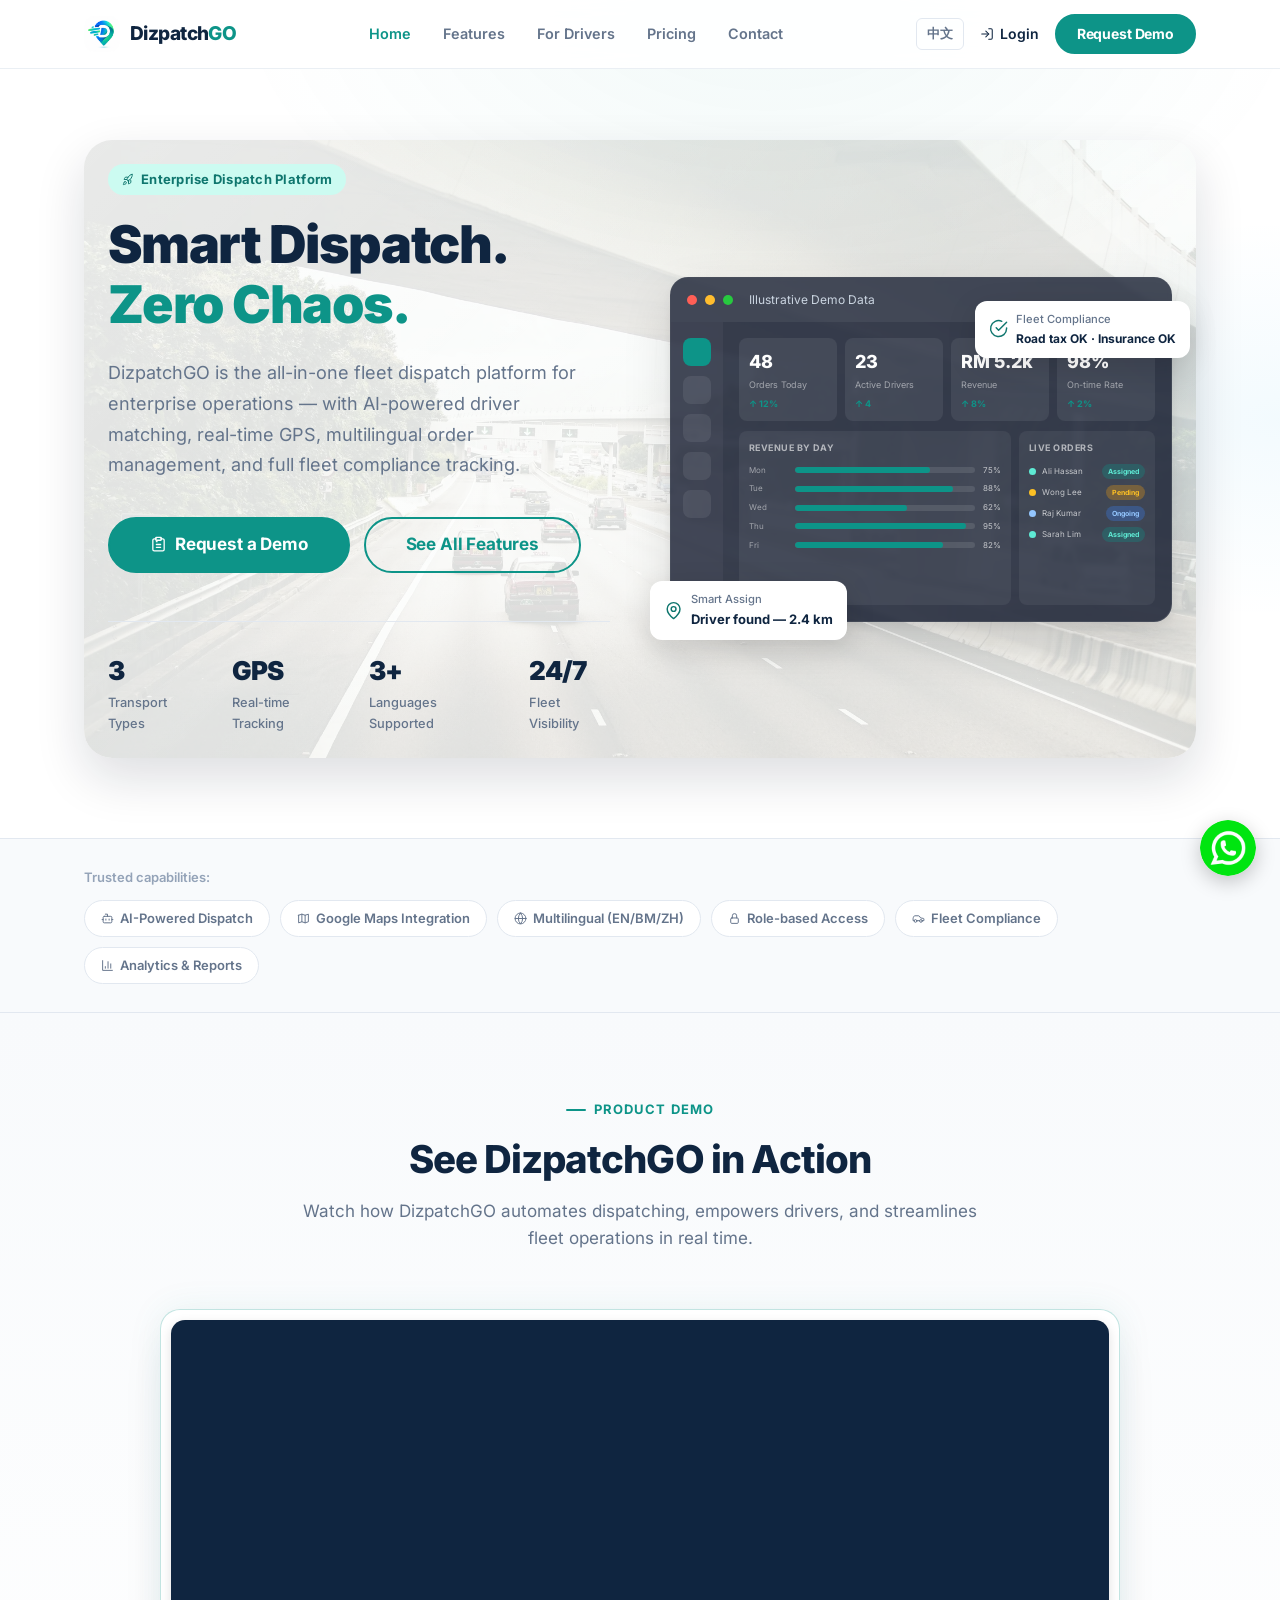
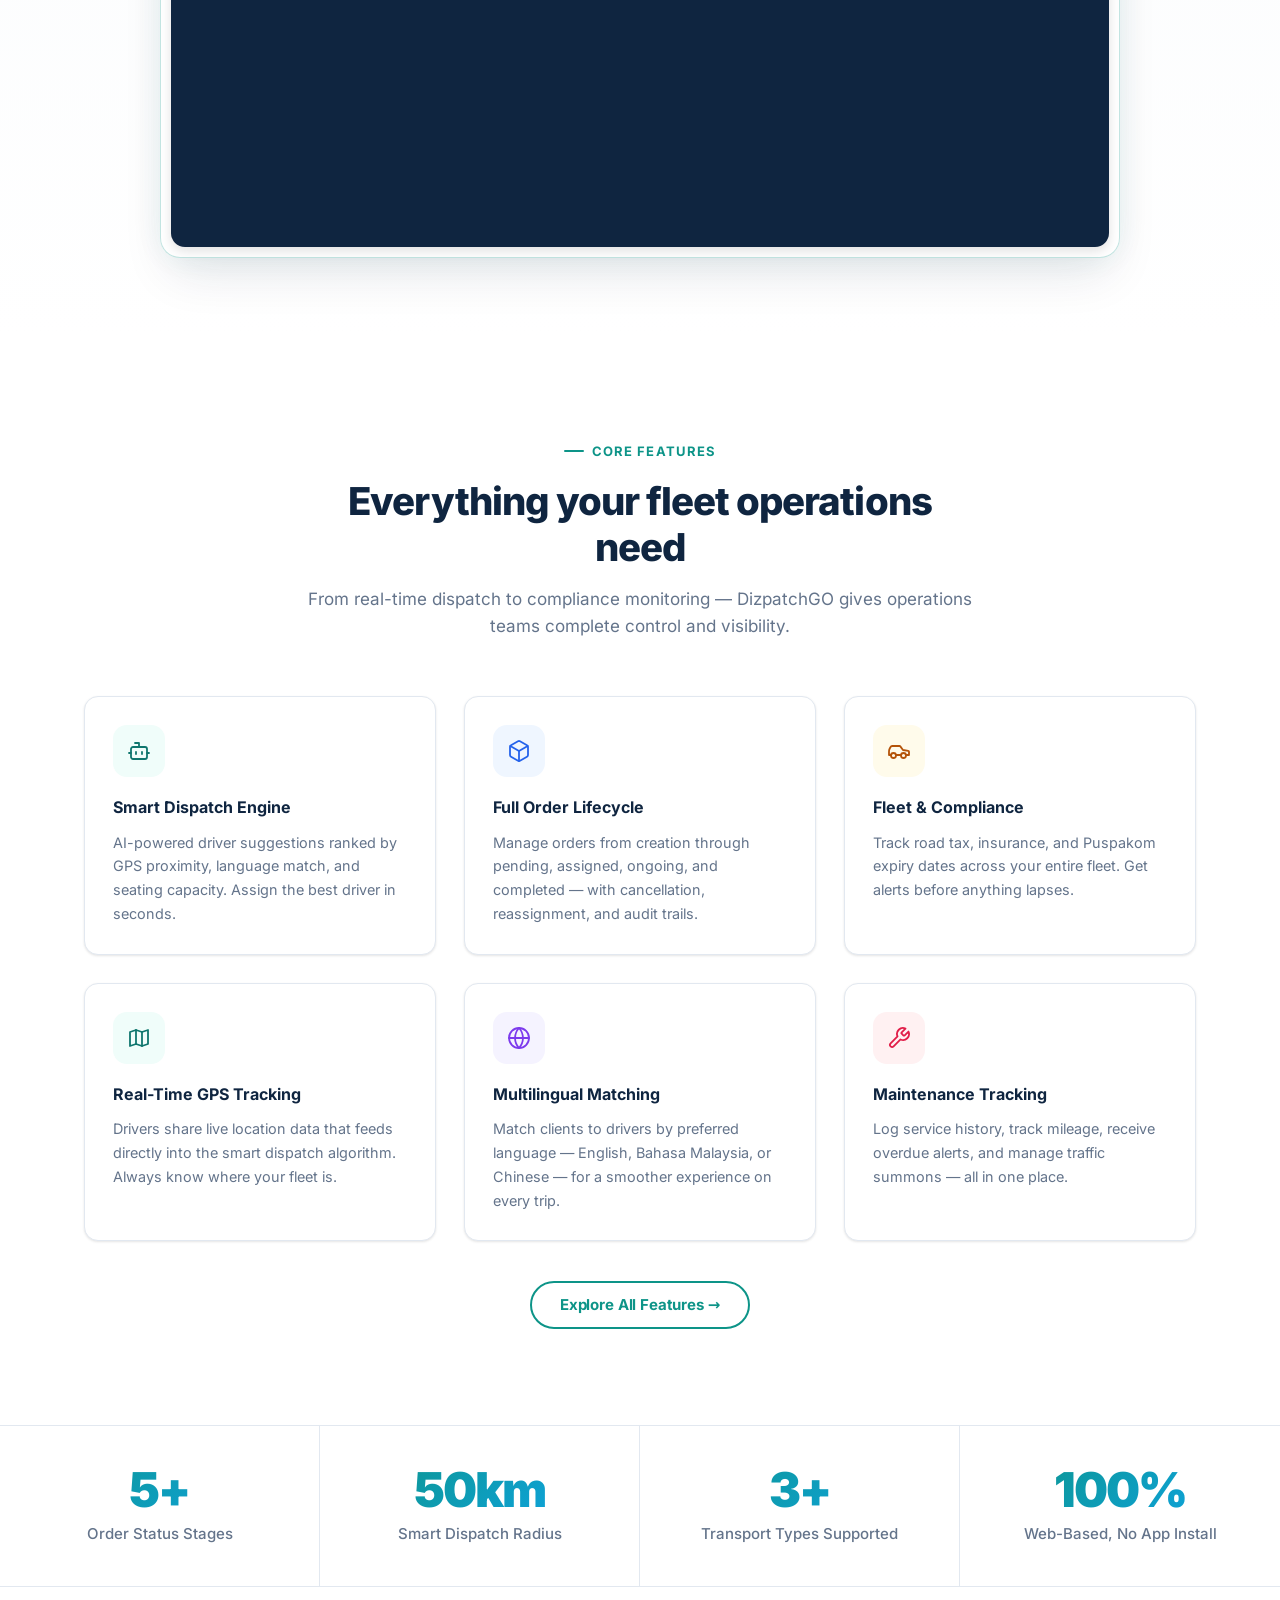
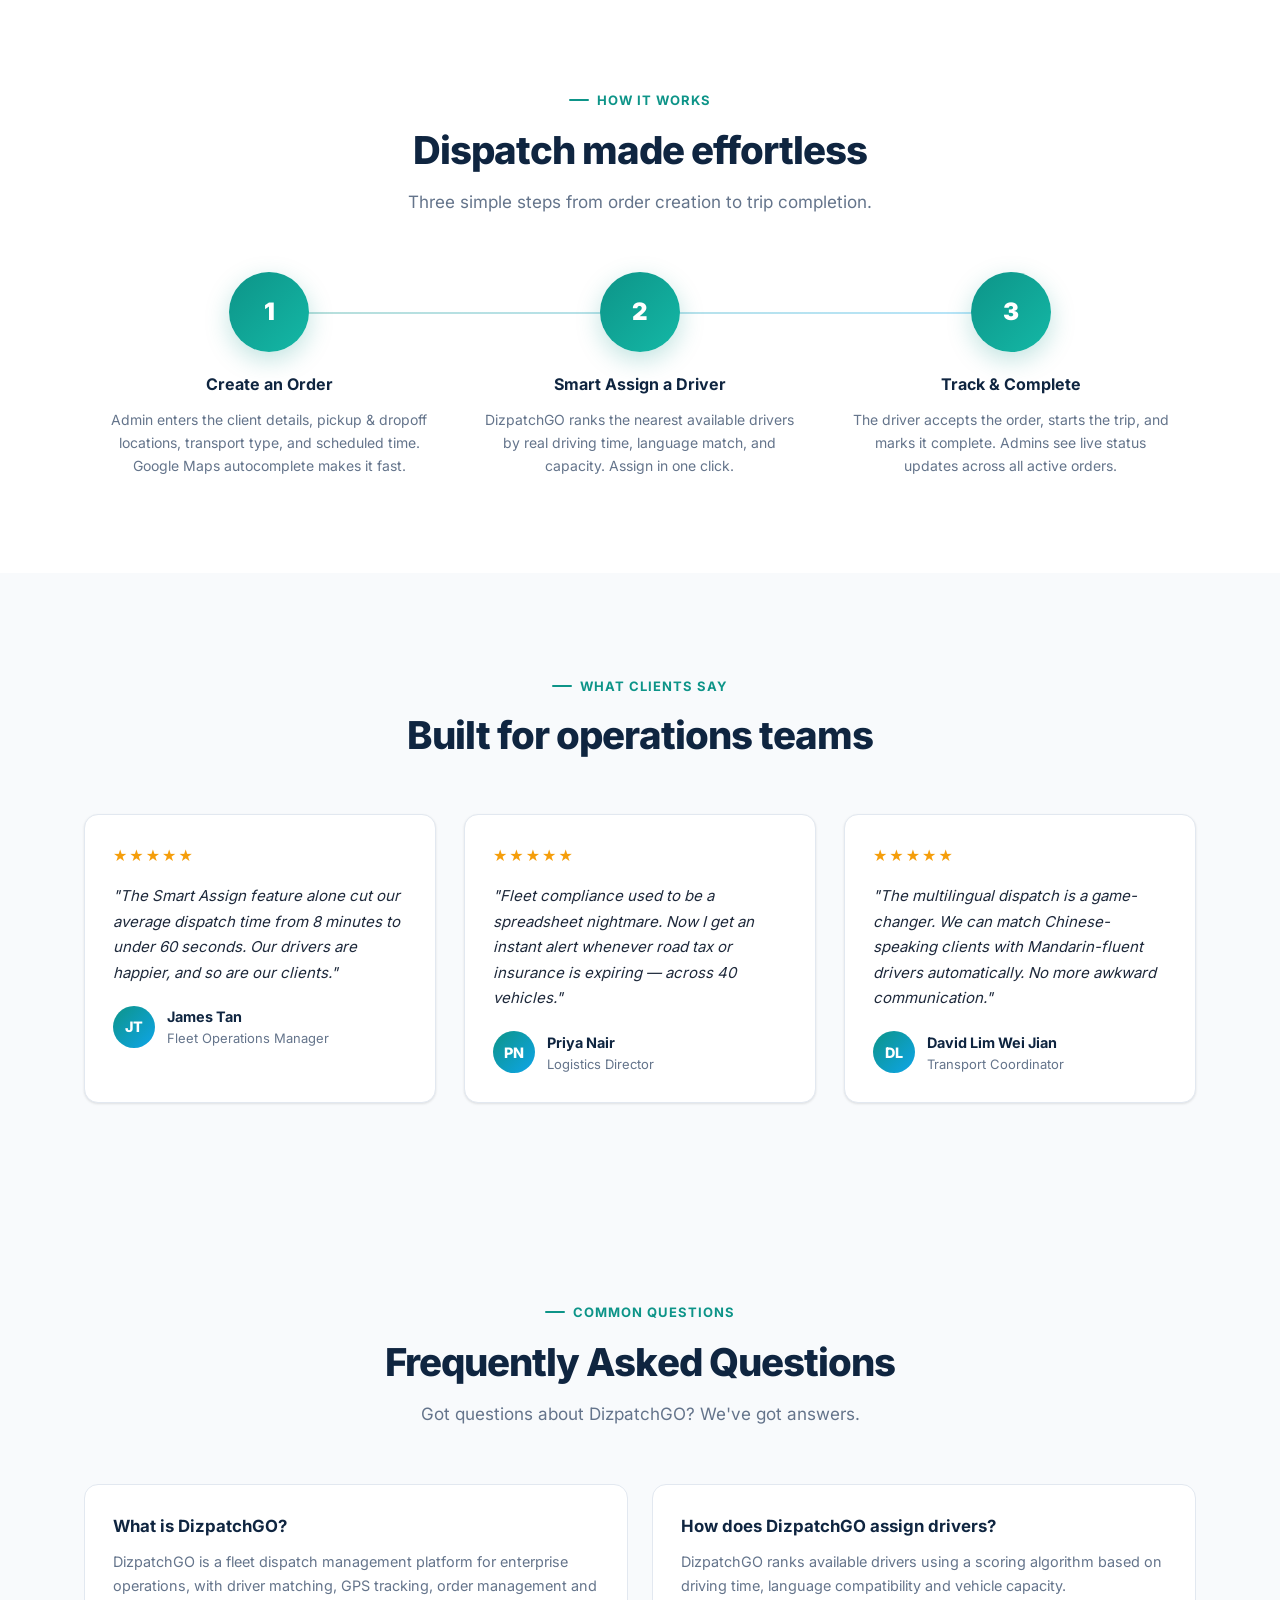
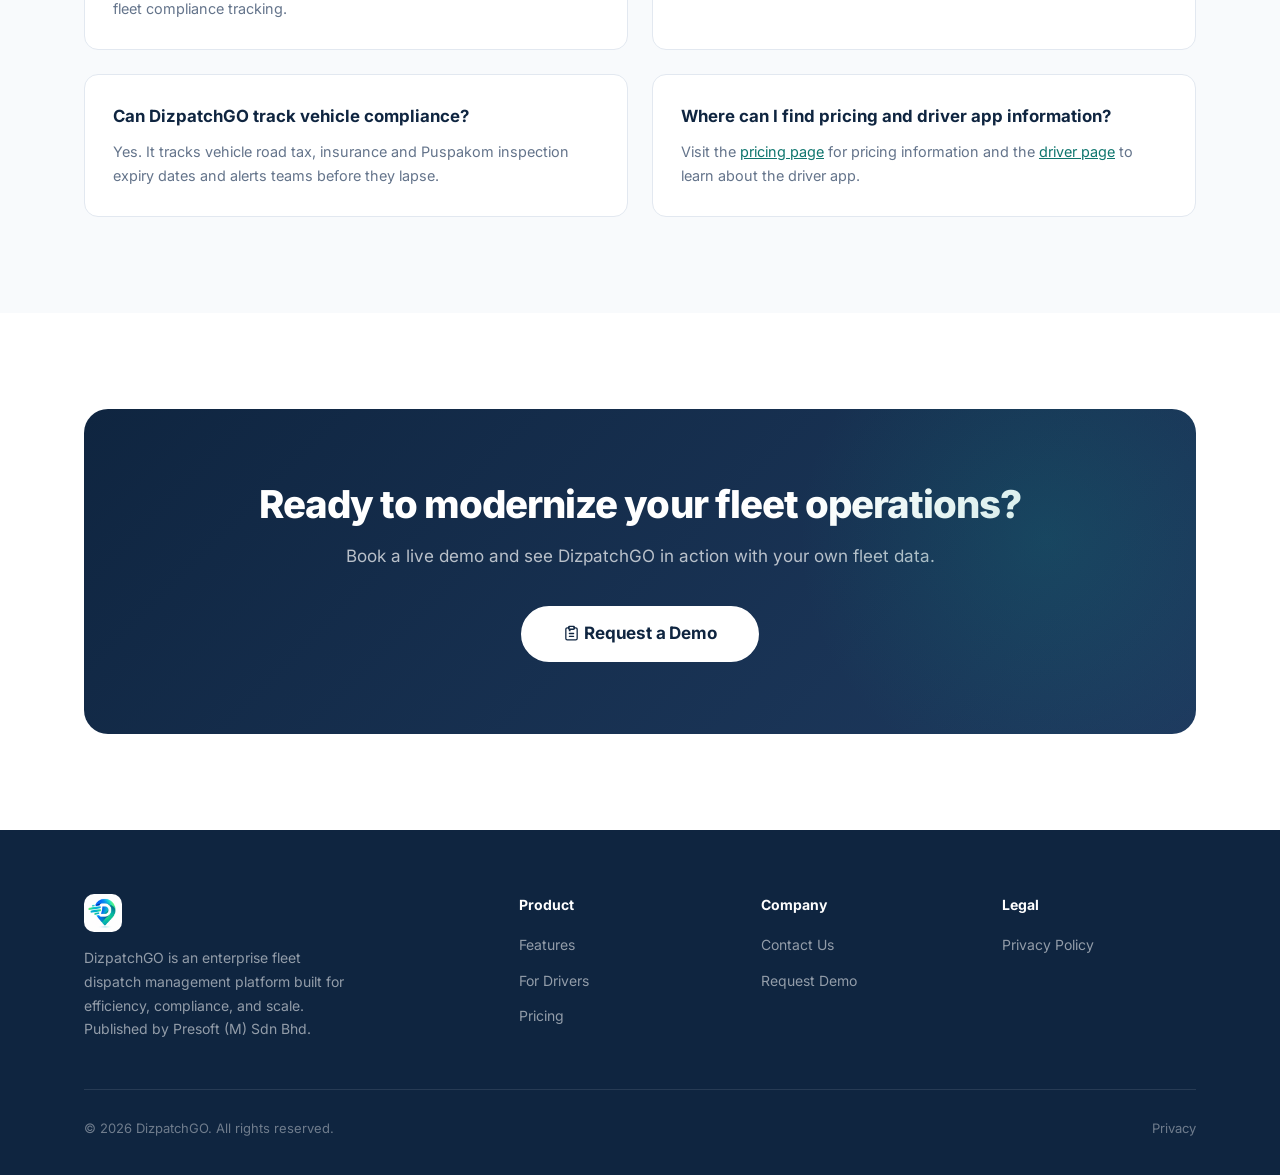
<file: index.html>
<!DOCTYPE html>
<html lang="en">

<head>
  <meta charset="UTF-8">
  <meta name="viewport" content="width=device-width, initial-scale=1.0">
  <meta http-equiv="X-Content-Type-Options" content="nosniff">
  <meta http-equiv="Content-Security-Policy"
    content="default-src 'self'; style-src 'self' 'unsafe-inline'; font-src 'self'; script-src 'self' 'unsafe-inline'; img-src 'self' data: https://i.ytimg.com https://img.youtube.com; frame-src https://www.youtube.com https://www.youtube-nocookie.com; connect-src 'self';">
  <title>Fleet Dispatch Management Software | DizpatchGO</title>
  <link rel="canonical" href="https://dizpatchgo.com/">
  <meta name="description"
    content="DizpatchGO is an enterprise e-hailing dispatch management platform with smart driver matching, real-time GPS tracking, fleet compliance, and multilingual order management.">
  <meta name="robots" content="index, follow">
  <link rel="icon" type="image/png" sizes="64x64" href="assets/favicon.png">
  <link rel="preload" href="assets/fonts/inter/inter-latin-v20.woff2" as="font" type="font/woff2" crossorigin>
  <link rel="preload" as="image" href="assets/DG_banner.webp" type="image/webp" fetchpriority="high">
  <link rel="stylesheet" href="css/style.css?v=20261029-fonts">
  <style>
    /* Page-specific overrides */
    .testimonials-bg {
      background: var(--bg-subtle);
    }
  </style>
  <!-- Organization Structured Data -->
  <script type="application/ld+json">
{
  "@context": "https://schema.org",
  "@type": "Organization",
  "@id": "https://dizpatchgo.com/#organization",
  "name": "Presoft (M) Sdn Bhd",
  "email": "sales@presoft.com.my",
  "address": {
    "@type": "PostalAddress",
    "streetAddress": "No 2A-1, Jalan Puteri 2/5, Bandar Puteri",
    "addressLocality": "Puchong",
    "addressRegion": "Selangor",
    "postalCode": "47100",
    "addressCountry": "MY"
  },
  "brand": {
    "@type": "Brand",
    "name": "DizpatchGO",
    "url": "https://dizpatchgo.com/",
    "logo": "https://dizpatchgo.com/assets/brandlogo-128.png"
  }
}
</script>

  <!-- WebSite Structured Data -->
  <script type="application/ld+json">
{
  "@context": "https://schema.org",
  "@type": "WebSite",
  "@id": "https://dizpatchgo.com/#website",
  "name": "DizpatchGO",
  "url": "https://dizpatchgo.com/",
  "description": "DizpatchGO is an enterprise fleet dispatch management platform.",
  "inLanguage": "en",
  "publisher": {
    "@id": "https://dizpatchgo.com/#organization"
  }
}
</script>

  <!-- SoftwareApplication Structured Data -->
  <script type="application/ld+json">
{
  "@context": "https://schema.org",
  "@type": "SoftwareApplication",
  "@id": "https://dizpatchgo.com/#software",
  "name": "DizpatchGO",
  "url": "https://dizpatchgo.com/",
  "description": "DizpatchGO is an enterprise fleet dispatch management platform with smart driver assignment, order management, GPS tracking, fleet compliance monitoring, and reporting capabilities.",
  "applicationCategory": "BusinessApplication",
  "applicationSubCategory": "Fleet Dispatch Management Software",
  "featureList": [
    "Smart driver assignment based on travel time, language compatibility, and vehicle capacity",
    "Order creation, scheduling, assignment, and lifecycle tracking",
    "Real-time driver GPS location tracking",
    "Vehicle road tax, insurance, and Puspakom expiry monitoring",
    "Driver management and role-based access control",
    "Revenue, order, and driver performance reporting",
    "Multilingual dispatch support for English, Bahasa Malaysia, and Chinese"
  ],
  "publisher": {
    "@id": "https://dizpatchgo.com/#organization"
  },
  "isPartOf": {
    "@id": "https://dizpatchgo.com/#website"
  }
}
</script>

</head>

<body>

  <!-- ═══════════════════════════════════════════════════
     NAVIGATION
═══════════════════════════════════════════════════ -->
  <header>
    <nav class="nav" aria-label="Main navigation">
      <div class="container">
        <div class="nav-inner">
          <a href="/" class="nav-logo" aria-label="DizpatchGO home">
            <img src="assets/brandlogo-128.png" alt="" class="logo-mark" width="36" height="36"
              decoding="async">
            <span class="logo-text">Dizpatch<span>GO</span></span>
          </a>

          <div class="nav-links">
            <a href="/" class="active">
              <span class="en">Home</span><span class="zh">首页</span>
            </a>
            <a href="features.html">
              <span class="en">Features</span><span class="zh">功能</span>
            </a>
            <a href="for-drivers.html">
              <span class="en">For Drivers</span><span class="zh">司机专区</span>
            </a>
            <a href="pricing.html"><span class="en">Pricing</span><span class="zh">价格</span></a>
            <a href="contact.html">
              <span class="en">Contact</span><span class="zh">联系我们</span>
            </a>
          </div>

          <div class="nav-cta">
            <button class="lang-switch" id="langSwitchBtn" type="button" aria-label="Switch language">中文</button>
            <a href="https://vehicle-management-system.dizpatchgo.com/" class="nav-login"><svg class="icon-svg"
                style="display:inline-block;width:1em;height:1em;vertical-align:-0.15em;flex-shrink:0;"
                viewBox="0 0 24 24" fill="none" stroke="currentColor" stroke-width="1.8" stroke-linecap="round"
                stroke-linejoin="round" aria-hidden="true" focusable="false">
                <path d="M15 3h4a2 2 0 0 1 2 2v14a2 2 0 0 1-2 2h-4" />
                <path d="M10 17l5-5-5-5" />
                <path d="M15 12H3" />
              </svg><span class="en">Login</span><span class="zh">登录</span></a>
            <a href="contact.html" class="btn btn-primary btn-sm">
              <span class="en">Request Demo</span><span class="zh">申请演示</span>
            </a>
          </div>

          <button class="hamburger" id="hamburgerBtn" type="button" aria-label="Open menu" aria-expanded="false"
            aria-controls="mobileMenu">
            <span></span><span></span><span></span>
          </button>
        </div>
      </div>
      <div class="mobile-menu" id="mobileMenu">
        <a href="/"><span class="en">Home</span><span class="zh">首页</span></a>
        <a href="features.html"><span class="en">Features</span><span class="zh">功能</span></a>
        <a href="for-drivers.html"><span class="en">For Drivers</span><span class="zh">司机专区</span></a>
        <a href="pricing.html"><span class="en">Pricing</span><span class="zh">价格</span></a>
        <a href="contact.html"><span class="en">Contact</span><span class="zh">联系我们</span></a>
        <button class="lang-switch" id="mobileLangSwitchBtn" type="button"
          style="margin-top:8px;padding:8px 0;text-align:left;background:none;border:none;color:var(--teal);font-weight:700;">Switch
          to 中文</button>
        <a href="https://vehicle-management-system.dizpatchgo.com/" class="nav-login"><svg class="icon-svg"
            style="display:inline-block;width:1em;height:1em;vertical-align:-0.15em;flex-shrink:0;" viewBox="0 0 24 24"
            fill="none" stroke="currentColor" stroke-width="1.8" stroke-linecap="round" stroke-linejoin="round"
            aria-hidden="true" focusable="false">
            <path d="M15 3h4a2 2 0 0 1 2 2v14a2 2 0 0 1-2 2h-4" />
            <path d="M10 17l5-5-5-5" />
            <path d="M15 12H3" />
          </svg><span class="en">Login</span><span class="zh">登录</span></a>
        <a href="contact.html" class="btn btn-primary btn-sm" style="margin-top:10px;"><span class="en">Request
            Demo</span><span class="zh">申请演示</span></a>
      </div>
    </nav>
  </header>

  <main>

    <!-- ═══════════════════════════════════════════════════
     HERO
═══════════════════════════════════════════════════ -->
    <section class="hero" aria-labelledby="hero-heading">
      <div class="hero-bg" aria-hidden="true"></div>
      <div class="container">
        <div class="hero-inner">

          <div class="hero-content">
            <div class="hero-label">
              <span class="badge badge-teal">
                <span aria-hidden="true"><svg class="icon-svg"
                    style="display:inline-block;width:1em;height:1em;vertical-align:-0.15em;flex-shrink:0;"
                    viewBox="0 0 24 24" fill="none" stroke="currentColor" stroke-width="1.8" stroke-linecap="round"
                    stroke-linejoin="round" aria-hidden="true" focusable="false">
                    <path d="M4.5 16.5c-1.5 1.5-2 5-2 5s3.5-.5 5-2c.8-.8.8-2.2 0-3s-2.2-.8-3 0Z" />
                    <path
                      d="M12 15l-3-3a22 22 0 0 1 2-3.95A12.88 12.88 0 0 1 19 2c0 2.5-.5 6.5-4 10a22 22 0 0 1-3.95 2Z" />
                    <path d="M9 12H4s.55-3.03 2-4c1.62-1.08 5 0 5 0" />
                    <path d="M12 15v5s3.03-.55 4-2c1.08-1.62 0-5 0-5" />
                  </svg></span>
                <span class="en">Enterprise Dispatch Platform</span>
                <span class="zh">企业调度平台</span>
              </span>
            </div>

            <h1 class="h1 hero-title" id="hero-heading">
              <span class="en">Smart Dispatch.<br><em>Zero Chaos.</em></span>
              <span class="zh">智能调度。<br><em>零混乱。</em></span>
            </h1>

            <p class="body-lg hero-desc">
              <span class="en">DizpatchGO is the all-in-one fleet dispatch platform for enterprise operations — with
                AI-powered driver matching, real-time GPS, multilingual order management, and full fleet compliance
                tracking.</span>
              <span class="zh">DizpatchGO 是专为企业运营设计的一体化车队调度平台，具备AI驱动的司机匹配、实时GPS追踪、多语言订单管理及完整的车队合规跟踪。</span>
            </p>

            <div class="hero-actions">
              <a href="contact.html" class="btn btn-primary btn-lg" id="hero-cta">
                <span aria-hidden="true"><svg class="icon-svg"
                    style="display:inline-block;width:1em;height:1em;vertical-align:-0.15em;flex-shrink:0;"
                    viewBox="0 0 24 24" fill="none" stroke="currentColor" stroke-width="1.8" stroke-linecap="round"
                    stroke-linejoin="round" aria-hidden="true" focusable="false">
                    <rect x="8" y="2" width="8" height="4" rx="1" />
                    <path d="M9 4H6a2 2 0 0 0-2 2v13a2 2 0 0 0 2 2h12a2 2 0 0 0 2-2V6a2 2 0 0 0-2-2h-3" />
                    <path d="M9 12h6" />
                    <path d="M9 16h6" />
                    <path d="M9 8h1" />
                  </svg></span>
                <span class="en">Request a Demo</span>
                <span class="zh">申请演示</span>
              </a>
              <a href="features.html" class="btn btn-outline btn-lg">
                <span class="en">See All Features</span>
                <span class="zh">查看所有功能</span>
              </a>
            </div>

            <div class="hero-stats" aria-label="Key statistics">
              <div class="hero-stat-item">
                <div class="val" aria-label="3 transport types">3</div>
                <div class="lbl en">Transport Types</div>
                <div class="lbl zh">运输类型</div>
              </div>
              <div class="hero-stat-item">
                <div class="val" aria-label="Real-time GPS">GPS</div>
                <div class="lbl en">Real-time Tracking</div>
                <div class="lbl zh">实时追踪</div>
              </div>
              <div class="hero-stat-item">
                <div class="val" aria-label="3 languages">3+</div>
                <div class="lbl en">Languages Supported</div>
                <div class="lbl zh">支持语言</div>
              </div>
              <div class="hero-stat-item">
                <div class="val">24/7</div>
                <div class="lbl en">Fleet Visibility</div>
                <div class="lbl zh">车队可视性</div>
              </div>
            </div>
          </div>

          <!-- Dashboard Mockup -->
          <div class="hero-visual">
            <div class="dashboard-mock" role="img" aria-label="DizpatchGO admin dashboard preview" aria-describedby="dashboardDemoLabel">
              <div class="dash-topbar">
                <div class="dash-dot"></div>
                <div class="dash-dot"></div>
                <div class="dash-dot"></div>
                <span id="dashboardDemoLabel" class="dash-demo-label"><span class="en" lang="en">Illustrative Demo Data</span><span class="zh" lang="zh">示例演示数据</span></span>
              </div>
              <div class="dash-body">
                <div class="dash-sidebar">
                  <div class="dash-nav-dot active"></div>
                  <div class="dash-nav-dot"></div>
                  <div class="dash-nav-dot"></div>
                  <div class="dash-nav-dot"></div>
                  <div class="dash-nav-dot"></div>
                </div>
                <div class="dash-content">
                  <div class="dash-kpi-row">
                    <div class="dash-kpi">
                      <div class="kv">48</div>
                      <div class="kl">Orders Today</div>
                      <div class="ks">↑ 12%</div>
                    </div>
                    <div class="dash-kpi">
                      <div class="kv">23</div>
                      <div class="kl">Active Drivers</div>
                      <div class="ks">↑ 4</div>
                    </div>
                    <div class="dash-kpi">
                      <div class="kv">RM 5.2k</div>
                      <div class="kl">Revenue</div>
                      <div class="ks">↑ 8%</div>
                    </div>
                    <div class="dash-kpi">
                      <div class="kv">98%</div>
                      <div class="kl">On-time Rate</div>
                      <div class="ks">↑ 2%</div>
                    </div>
                  </div>
                  <div class="dash-panels">
                    <div class="dash-panel">
                      <div class="dash-panel-title">Revenue by Day</div>
                      <div class="dash-bar-row">
                        <span class="dash-bar-label">Mon</span>
                        <div class="dash-bar-track">
                          <div class="dash-bar-fill" style="width:75%"></div>
                        </div>
                        <span class="dash-bar-val">75%</span>
                      </div>
                      <div class="dash-bar-row">
                        <span class="dash-bar-label">Tue</span>
                        <div class="dash-bar-track">
                          <div class="dash-bar-fill" style="width:88%"></div>
                        </div>
                        <span class="dash-bar-val">88%</span>
                      </div>
                      <div class="dash-bar-row">
                        <span class="dash-bar-label">Wed</span>
                        <div class="dash-bar-track">
                          <div class="dash-bar-fill" style="width:62%"></div>
                        </div>
                        <span class="dash-bar-val">62%</span>
                      </div>
                      <div class="dash-bar-row">
                        <span class="dash-bar-label">Thu</span>
                        <div class="dash-bar-track">
                          <div class="dash-bar-fill" style="width:95%"></div>
                        </div>
                        <span class="dash-bar-val">95%</span>
                      </div>
                      <div class="dash-bar-row">
                        <span class="dash-bar-label">Fri</span>
                        <div class="dash-bar-track">
                          <div class="dash-bar-fill" style="width:82%"></div>
                        </div>
                        <span class="dash-bar-val">82%</span>
                      </div>
                    </div>
                    <div class="dash-panel">
                      <div class="dash-panel-title">Live Orders</div>
                      <div class="dash-order-row">
                        <div class="dash-order-dot" style="background:#5eead4"></div>
                        <span class="dash-order-name">Ali Hassan</span>
                        <span class="dash-order-status status-assigned">Assigned</span>
                      </div>
                      <div class="dash-order-row">
                        <div class="dash-order-dot" style="background:#fbbf24"></div>
                        <span class="dash-order-name">Wong Lee</span>
                        <span class="dash-order-status status-pending">Pending</span>
                      </div>
                      <div class="dash-order-row">
                        <div class="dash-order-dot" style="background:#93c5fd"></div>
                        <span class="dash-order-name">Raj Kumar</span>
                        <span class="dash-order-status status-ongoing">Ongoing</span>
                      </div>
                      <div class="dash-order-row">
                        <div class="dash-order-dot" style="background:#5eead4"></div>
                        <span class="dash-order-name">Sarah Lim</span>
                        <span class="dash-order-status status-assigned">Assigned</span>
                      </div>
                    </div>
                  </div>
                </div>
              </div>
            </div>

            <!-- Floating badges -->
            <div class="hero-badge hero-badge-1" aria-hidden="true">
              <span class="ic"><svg class="icon-svg"
                  style="display:inline-block;width:1em;height:1em;vertical-align:-0.15em;flex-shrink:0;"
                  viewBox="0 0 24 24" fill="none" stroke="currentColor" stroke-width="1.8" stroke-linecap="round"
                  stroke-linejoin="round" aria-hidden="true" focusable="false">
                  <path d="M20 10c0 6-8 12-8 12s-8-6-8-12a8 8 0 0 1 16 0Z" />
                  <circle cx="12" cy="10" r="3" />
                </svg></span>
              <div>
                <div style="font-size:.7rem;color:var(--muted);font-weight:500;">Smart Assign</div>
                <div>Driver found — 2.4 km</div>
              </div>
            </div>
            <div class="hero-badge hero-badge-2" aria-hidden="true">
              <span class="ic"><svg class="icon-svg"
                  style="display:inline-block;width:1em;height:1em;vertical-align:-0.15em;flex-shrink:0;"
                  viewBox="0 0 24 24" fill="none" stroke="currentColor" stroke-width="1.8" stroke-linecap="round"
                  stroke-linejoin="round" aria-hidden="true" focusable="false">
                  <path d="M22 11.08V12a10 10 0 1 1-5.93-9.14" />
                  <path d="M22 4 12 14.01l-3-3" />
                </svg></span>
              <div>
                <div style="font-size:.7rem;color:var(--muted);font-weight:500;">Fleet Compliance</div>
                <div>Road tax OK · Insurance OK</div>
              </div>
            </div>
          </div>

        </div>
      </div>
    </section>

    <!-- ═══════════════════════════════════════════════════
     TRUST BAR
═══════════════════════════════════════════════════ -->
    <div class="trust-bar" aria-label="Platform capabilities">
      <div class="container">
        <div class="trust-bar-inner">
          <span class="trust-label en">Trusted capabilities:</span>
          <span class="trust-label zh">核心能力：</span>
          <div class="trust-chips">
            <span class="trust-chip"><span aria-hidden="true"><svg class="icon-svg"
                  style="display:inline-block;width:1em;height:1em;vertical-align:-0.15em;flex-shrink:0;"
                  viewBox="0 0 24 24" fill="none" stroke="currentColor" stroke-width="1.8" stroke-linecap="round"
                  stroke-linejoin="round" aria-hidden="true" focusable="false">
                  <path d="M12 8V4H8" />
                  <rect x="4" y="8" width="16" height="12" rx="2" />
                  <path d="M2 14h2" />
                  <path d="M20 14h2" />
                  <path d="M15 13v2" />
                  <path d="M9 13v2" />
                </svg></span> <span class="en">AI-Powered Dispatch</span><span class="zh">AI智能调度</span></span>
            <span class="trust-chip"><span aria-hidden="true"><svg class="icon-svg"
                  style="display:inline-block;width:1em;height:1em;vertical-align:-0.15em;flex-shrink:0;"
                  viewBox="0 0 24 24" fill="none" stroke="currentColor" stroke-width="1.8" stroke-linecap="round"
                  stroke-linejoin="round" aria-hidden="true" focusable="false">
                  <path d="M3 6l6-2 6 2 6-2v14l-6 2-6-2-6 2V6z" />
                  <path d="M9 4v14" />
                  <path d="M15 6v14" />
                </svg></span> <span class="en">Google Maps
                Integration</span><span class="zh">谷歌地图集成</span></span>
            <span class="trust-chip"><span aria-hidden="true"><svg class="icon-svg"
                  style="display:inline-block;width:1em;height:1em;vertical-align:-0.15em;flex-shrink:0;"
                  viewBox="0 0 24 24" fill="none" stroke="currentColor" stroke-width="1.8" stroke-linecap="round"
                  stroke-linejoin="round" aria-hidden="true" focusable="false">
                  <circle cx="12" cy="12" r="10" />
                  <path d="M2 12h20" />
                  <path
                    d="M12 2a15.3 15.3 0 0 1 4 10 15.3 15.3 0 0 1-4 10 15.3 15.3 0 0 1-4-10 15.3 15.3 0 0 1 4-10Z" />
                </svg></span> <span class="en">Multilingual
                (EN/BM/ZH)</span><span class="zh">多语言支持</span></span>
            <span class="trust-chip"><span aria-hidden="true"><svg class="icon-svg"
                  style="display:inline-block;width:1em;height:1em;vertical-align:-0.15em;flex-shrink:0;"
                  viewBox="0 0 24 24" fill="none" stroke="currentColor" stroke-width="1.8" stroke-linecap="round"
                  stroke-linejoin="round" aria-hidden="true" focusable="false">
                  <rect x="5" y="11" width="14" height="10" rx="2" />
                  <path d="M8 11V7a4 4 0 0 1 8 0v4" />
                </svg></span> <span class="en">Role-based Access</span><span class="zh">角色权限管理</span></span>
            <span class="trust-chip"><span aria-hidden="true"><svg class="icon-svg"
                  style="display:inline-block;width:1em;height:1em;vertical-align:-0.15em;flex-shrink:0;"
                  viewBox="0 0 24 24" fill="none" stroke="currentColor" stroke-width="1.8" stroke-linecap="round"
                  stroke-linejoin="round" aria-hidden="true" focusable="false">
                  <path
                    d="M14 16H9m10 0h3v-3.15a1 1 0 0 0-.84-.99L16 11l-2.7-3.6a1 1 0 0 0-.8-.4H5.24a2 2 0 0 0-1.8 1.1l-.8 1.63A6 6 0 0 0 2 12.42V16h2" />
                  <circle cx="6.5" cy="16.5" r="2.5" />
                  <circle cx="16.5" cy="16.5" r="2.5" />
                </svg></span> <span class="en">Fleet Compliance</span><span class="zh">车队合规</span></span>
            <span class="trust-chip"><span aria-hidden="true"><svg class="icon-svg"
                  style="display:inline-block;width:1em;height:1em;vertical-align:-0.15em;flex-shrink:0;"
                  viewBox="0 0 24 24" fill="none" stroke="currentColor" stroke-width="1.8" stroke-linecap="round"
                  stroke-linejoin="round" aria-hidden="true" focusable="false">
                  <path d="M3 3v18h18" />
                  <path d="M18 17V9" />
                  <path d="M13 17V5" />
                  <path d="M8 17v-3" />
                </svg></span> <span class="en">Analytics & Reports</span><span class="zh">分析与报告</span></span>
          </div>
        </div>
      </div>
    </div>

    <!-- ═══════════════════════════════════════════════════
     PROMOTIONAL VIDEO SECTION
═══════════════════════════════════════════════════ -->
    <section class="section promo-video-section" aria-labelledby="promo-video-heading">
      <div class="container">
        <div class="section-header reveal">
          <div class="section-label" aria-hidden="true">
            <span class="en">Product Demo</span><span class="zh">产品演示</span>
          </div>
          <h2 class="h2 text-navy" id="promo-video-heading">
            <span class="en">See DizpatchGO in Action</span>
            <span class="zh">观看 DizpatchGO 实际运作</span>
          </h2>
          <p>
            <span class="en">Watch how DizpatchGO automates dispatching, empowers drivers, and streamlines fleet
              operations in real time.</span>
            <span class="zh">了解 DizpatchGO 如何实现智能派单、赋能司机并实时优化车队运营。</span>
          </p>
        </div>

        <div class="video-wrapper reveal reveal-delay-1">
          <div class="video-container">
            <iframe src="https://www.youtube-nocookie.com/embed/hzYWMj5fzrA?rel=0&modestbranding=1"
              title="DizpatchGO Promotional Video" frameborder="0" loading="lazy"
              allow="accelerometer; autoplay; clipboard-write; encrypted-media; gyroscope; picture-in-picture; web-share"
              allowfullscreen>
            </iframe>
          </div>
        </div>
      </div>
    </section>

    <!-- ═══════════════════════════════════════════════════
     KEY FEATURES OVERVIEW
═══════════════════════════════════════════════════ -->
    <section class="section" aria-labelledby="features-heading">
      <div class="container">
        <div class="section-header reveal">
          <div class="section-label" aria-hidden="true">
            <span class="en">Core Features</span><span class="zh">核心功能</span>
          </div>
          <h2 class="h2 text-navy" id="features-heading">
            <span class="en">Everything your fleet operations need</span>
            <span class="zh">您的车队运营所需的一切</span>
          </h2>
          <p>
            <span class="en">From real-time dispatch to compliance monitoring — DizpatchGO gives operations teams
              complete control and visibility.</span>
            <span class="zh">从实时调度到合规监控——DizpatchGO 让运营团队拥有完全的控制权和可视性。</span>
          </p>
        </div>

        <ul class="grid-3">
          <li class="card feature-card reveal reveal-delay-1">
            <div class="card-body">
              <div class="feature-icon feature-icon-teal" aria-hidden="true"><svg class="icon-svg"
                  style="display:inline-block;width:1em;height:1em;vertical-align:-0.15em;flex-shrink:0;"
                  viewBox="0 0 24 24" fill="none" stroke="currentColor" stroke-width="1.8" stroke-linecap="round"
                  stroke-linejoin="round" aria-hidden="true" focusable="false">
                  <path d="M12 8V4H8" />
                  <rect x="4" y="8" width="16" height="12" rx="2" />
                  <path d="M2 14h2" />
                  <path d="M20 14h2" />
                  <path d="M15 13v2" />
                  <path d="M9 13v2" />
                </svg></div>
              <h3 class="en"><a href="features.html#feat1-heading">Smart Dispatch Engine</a></h3>
              <h3 class="zh"><a href="features.html#feat1-heading">智能调度引擎</a></h3>
              <p class="en">AI-powered driver suggestions ranked by GPS proximity, language match, and seating capacity.
                Assign the best driver in seconds.</p>
              <p class="zh">AI驱动的司机推荐，按GPS距离、语言匹配和座位容量排名。几秒内指派最佳司机。</p>
            </div>
          </li>

          <li class="card feature-card reveal reveal-delay-2">
            <div class="card-body">
              <div class="feature-icon feature-icon-blue" aria-hidden="true"><svg class="icon-svg"
                  style="display:inline-block;width:1em;height:1em;vertical-align:-0.15em;flex-shrink:0;"
                  viewBox="0 0 24 24" fill="none" stroke="currentColor" stroke-width="1.8" stroke-linecap="round"
                  stroke-linejoin="round" aria-hidden="true" focusable="false">
                  <path
                    d="M21 8a2 2 0 0 0-1-1.73l-7-4a2 2 0 0 0-2 0l-7 4A2 2 0 0 0 3 8v8a2 2 0 0 0 1 1.73l7 4a2 2 0 0 0 2 0l7-4A2 2 0 0 0 21 16Z" />
                  <path d="M3.3 7 12 12l8.7-5" />
                  <path d="M12 22V12" />
                </svg></div>
              <h3 class="en">Full Order Lifecycle</h3>
              <h3 class="zh">完整订单生命周期</h3>
              <p class="en">Manage orders from creation through pending, assigned, ongoing, and completed — with
                cancellation, reassignment, and audit trails.</p>
              <p class="zh">管理从创建到待处理、已分配、进行中和完成的全过程，支持取消、重新分配和审计追踪。</p>
            </div>
          </li>

          <li class="card feature-card reveal reveal-delay-3">
            <div class="card-body">
              <div class="feature-icon feature-icon-amber" aria-hidden="true"><svg class="icon-svg"
                  style="display:inline-block;width:1em;height:1em;vertical-align:-0.15em;flex-shrink:0;"
                  viewBox="0 0 24 24" fill="none" stroke="currentColor" stroke-width="1.8" stroke-linecap="round"
                  stroke-linejoin="round" aria-hidden="true" focusable="false">
                  <path
                    d="M14 16H9m10 0h3v-3.15a1 1 0 0 0-.84-.99L16 11l-2.7-3.6a1 1 0 0 0-.8-.4H5.24a2 2 0 0 0-1.8 1.1l-.8 1.63A6 6 0 0 0 2 12.42V16h2" />
                  <circle cx="6.5" cy="16.5" r="2.5" />
                  <circle cx="16.5" cy="16.5" r="2.5" />
                </svg></div>
              <h3 class="en"><a href="features.html#feat3-heading">Fleet & Compliance</a></h3>
              <h3 class="zh"><a href="features.html#feat3-heading">车队与合规管理</a></h3>
              <p class="en">Track road tax, insurance, and Puspakom expiry dates across your entire fleet. Get alerts
                before anything lapses.</p>
              <p class="zh">追踪整个车队的道路税、保险和车检到期日期，在任何事项失效前获得警报。</p>
            </div>
          </li>

          <li class="card feature-card reveal reveal-delay-1">
            <div class="card-body">
              <div class="feature-icon feature-icon-teal" aria-hidden="true"><svg class="icon-svg"
                  style="display:inline-block;width:1em;height:1em;vertical-align:-0.15em;flex-shrink:0;"
                  viewBox="0 0 24 24" fill="none" stroke="currentColor" stroke-width="1.8" stroke-linecap="round"
                  stroke-linejoin="round" aria-hidden="true" focusable="false">
                  <path d="M3 6l6-2 6 2 6-2v14l-6 2-6-2-6 2V6z" />
                  <path d="M9 4v14" />
                  <path d="M15 6v14" />
                </svg></div>
              <h3 class="en">Real-Time GPS Tracking</h3>
              <h3 class="zh">实时GPS追踪</h3>
              <p class="en">Drivers share live location data that feeds directly into the smart dispatch algorithm.
                Always know where your fleet is.</p>
              <p class="zh">司机共享实时位置数据，直接输入智能调度算法。随时了解您的车队位置。</p>
            </div>
          </li>

          <li class="card feature-card reveal reveal-delay-2">
            <div class="card-body">
              <div class="feature-icon feature-icon-violet" aria-hidden="true"><svg class="icon-svg"
                  style="display:inline-block;width:1em;height:1em;vertical-align:-0.15em;flex-shrink:0;"
                  viewBox="0 0 24 24" fill="none" stroke="currentColor" stroke-width="1.8" stroke-linecap="round"
                  stroke-linejoin="round" aria-hidden="true" focusable="false">
                  <circle cx="12" cy="12" r="10" />
                  <path d="M2 12h20" />
                  <path
                    d="M12 2a15.3 15.3 0 0 1 4 10 15.3 15.3 0 0 1-4 10 15.3 15.3 0 0 1-4-10 15.3 15.3 0 0 1 4-10Z" />
                </svg></div>
              <h3 class="en">Multilingual Matching</h3>
              <h3 class="zh">多语言匹配</h3>
              <p class="en">Match clients to drivers by preferred language — English, Bahasa Malaysia, or Chinese — for
                a smoother experience on every trip.</p>
              <p class="zh">根据客户首选语言——英语、马来语或中文——匹配司机，让每次出行更顺畅。</p>
            </div>
          </li>

          <li class="card feature-card reveal reveal-delay-3">
            <div class="card-body">
              <div class="feature-icon feature-icon-rose" aria-hidden="true"><svg class="icon-svg"
                  style="display:inline-block;width:1em;height:1em;vertical-align:-0.15em;flex-shrink:0;"
                  viewBox="0 0 24 24" fill="none" stroke="currentColor" stroke-width="1.8" stroke-linecap="round"
                  stroke-linejoin="round" aria-hidden="true" focusable="false">
                  <path
                    d="M14.7 6.3a1 1 0 0 0 0 1.4l1.6 1.6a1 1 0 0 0 1.4 0l3.77-3.77a6 6 0 0 1-7.94 7.94l-6.91 6.91a2.12 2.12 0 0 1-3-3l6.91-6.91a6 6 0 0 1 7.94-7.94l-3.76 3.76z" />
                </svg></div>
              <h3 class="en">Maintenance Tracking</h3>
              <h3 class="zh">维护追踪</h3>
              <p class="en">Log service history, track mileage, receive overdue alerts, and manage traffic summons — all
                in one place.</p>
              <p class="zh">记录服务历史、追踪里程、接收过期警报并管理交通传票——全部在一处管理。</p>
            </div>
          </li>
        </ul>

        <div class="flex-center" style="margin-top:40px">
          <a href="features.html" class="btn btn-outline">
            <span class="en">Explore All Features →</span>
            <span class="zh">探索所有功能 →</span>
          </a>
        </div>
      </div>
    </section>

    <!-- ═══════════════════════════════════════════════════
     STATS
═══════════════════════════════════════════════════ -->
    <div class="divider"></div>
    <div class="stat-grid" aria-label="Platform statistics">
      <div class="stat-item reveal">
        <div class="sv"><span class="count-up" data-target="5" data-suffix="+">5+</span></div>
        <div class="sl en">Order Status Stages</div>
        <div class="sl zh">订单状态阶段</div>
      </div>
      <div class="stat-item reveal reveal-delay-1">
        <div class="sv"><span class="count-up" data-target="50" data-suffix="km">50km</span></div>
        <div class="sl en">Smart Dispatch Radius</div>
        <div class="sl zh">智能调度半径</div>
      </div>
      <div class="stat-item reveal reveal-delay-2">
        <div class="sv"><span class="count-up" data-target="3" data-suffix="+">3+</span></div>
        <div class="sl en">Transport Types Supported</div>
        <div class="sl zh">支持的运输类型</div>
      </div>
      <div class="stat-item reveal reveal-delay-3">
        <div class="sv"><span class="count-up" data-target="100">100</span>%</div>
        <div class="sl en">Web-Based, No App Install</div>
        <div class="sl zh">基于网页，无需安装</div>
      </div>
    </div>
    <div class="divider"></div>

    <!-- ═══════════════════════════════════════════════════
     HOW IT WORKS
═══════════════════════════════════════════════════ -->
    <section class="section" aria-labelledby="how-heading">
      <div class="container">
        <div class="section-header reveal">
          <div class="section-label">
            <span class="en">How It Works</span><span class="zh">工作原理</span>
          </div>
          <h2 class="h2 text-navy" id="how-heading">
            <span class="en">Dispatch made effortless</span>
            <span class="zh">轻松实现调度</span>
          </h2>
          <p>
            <span class="en">Three simple steps from order creation to trip completion.</span>
            <span class="zh">从订单创建到行程完成，三个简单步骤。</span>
          </p>
        </div>

        <ol class="how-steps workflow-steps">
          <li class="step-item reveal">
            <div class="step-num" aria-hidden="true">1</div>
            <h3 class="en">Create an Order</h3>
            <h3 class="zh">创建订单</h3>
            <p class="en">Admin enters the client details, pickup & dropoff locations, transport type, and scheduled
              time. Google Maps autocomplete makes it fast.</p>
            <p class="zh">管理员输入客户详情、取送地点、运输类型和预定时间。谷歌地图自动完成让操作更快捷。</p>
          </li>
          <li class="step-item reveal reveal-delay-2">
            <div class="step-num" aria-hidden="true">2</div>
            <h3 class="en">Smart Assign a Driver</h3>
            <h3 class="zh">智能指派司机</h3>
            <p class="en">DizpatchGO ranks the nearest available drivers by real driving time, language match, and
              capacity. Assign in one click.</p>
            <p class="zh">DizpatchGO 按实际驾驶时间、语言匹配和容量对最近的可用司机进行排名。一键指派。</p>
          </li>
          <li class="step-item reveal reveal-delay-4">
            <div class="step-num" aria-hidden="true">3</div>
            <h3 class="en"><a href="features.html#feat2-heading">Track & Complete</a></h3>
            <h3 class="zh"><a href="features.html#feat2-heading">追踪与完成</a></h3>
            <p class="en">The driver accepts the order, starts the trip, and marks it complete. Admins see live status
              updates across all active orders.</p>
            <p class="zh">司机接受订单、开始行程并标记完成。管理员可看到所有活跃订单的实时状态更新。</p>
          </li>
        </ol>
      </div>
    </section>

    <!-- ═══════════════════════════════════════════════════
     TESTIMONIALS
═══════════════════════════════════════════════════ -->
    <section class="section testimonials-bg" aria-labelledby="testimonials-heading">
      <div class="container">
        <div class="section-header reveal">
          <div class="section-label">
            <span class="en">What Clients Say</span><span class="zh">客户评价</span>
          </div>
          <h2 class="h2 text-navy" id="testimonials-heading">
            <span class="en">Built for operations teams</span>
            <span class="zh">专为运营团队打造</span>
          </h2>
        </div>

        <div class="grid-3">
          <article class="testimonial-card reveal" aria-label="Testimonial from fleet operations manager">
            <div class="testimonial-stars" aria-label="5 out of 5 stars">★★★★★</div>
            <p class="testimonial-text en">"The Smart Assign feature alone cut our average dispatch time from 8 minutes
              to under 60 seconds. Our drivers are happier, and so are our clients."</p>
            <p class="testimonial-text zh">"仅智能指派功能就将我们的平均调度时间从8分钟缩短到60秒以内。司机更满意了，客户也是。"</p>
            <div class="testimonial-author">
              <div class="testimonial-avatar" aria-hidden="true">JT</div>
              <div>
                <div class="testimonial-name en">James Tan</div>
                <div class="testimonial-name zh">陈建明</div>
                <div class="testimonial-role en">Fleet Operations Manager</div>
                <div class="testimonial-role zh">CorporaLink集团车队运营经理</div>
              </div>
            </div>
          </article>

          <article class="testimonial-card reveal reveal-delay-2" aria-label="Testimonial from logistics director">
            <div class="testimonial-stars" aria-label="5 out of 5 stars">★★★★★</div>
            <p class="testimonial-text en">"Fleet compliance used to be a spreadsheet nightmare. Now I get an instant
              alert whenever road tax or insurance is expiring — across 40 vehicles."</p>
            <p class="testimonial-text zh">"车队合规曾经是电子表格噩梦。现在只要道路税或保险即将到期，我就会立即收到警报——涵盖40辆车辆。"</p>
            <div class="testimonial-author">
              <div class="testimonial-avatar" aria-hidden="true">PN</div>
              <div>
                <div class="testimonial-name en">Priya Nair</div>
                <div class="testimonial-name zh">普里亚·奈尔</div>
                <div class="testimonial-role en">Logistics Director</div>
                <div class="testimonial-role zh">SkyFreight有限公司物流总监</div>
              </div>
            </div>
          </article>

          <article class="testimonial-card reveal reveal-delay-4" aria-label="Testimonial from transport coordinator">
            <div class="testimonial-stars" aria-label="5 out of 5 stars">★★★★★</div>
            <p class="testimonial-text en">"The multilingual dispatch is a game-changer. We can match Chinese-speaking
              clients with Mandarin-fluent drivers automatically. No more awkward communication."</p>
            <p class="testimonial-text zh">"多语言调度是一个改变游戏规则的功能。我们可以自动将中文客户与普通话流利的司机匹配。不再有尴尬的沟通障碍。"</p>
            <div class="testimonial-author">
              <div class="testimonial-avatar" aria-hidden="true">DL</div>
              <div>
                <div class="testimonial-name en">David Lim Wei Jian</div>
                <div class="testimonial-name zh">林伟健</div>
                <div class="testimonial-role en">Transport Coordinator</div>
                <div class="testimonial-role zh">MegaCity控股运输协调员</div>
              </div>
            </div>
          </article>
        </div>
      </div>
    </section>

    <!-- ═══════════════════════════════════════════════════
     FAQ
═══════════════════════════════════════════════════ -->
    <section class="section home-faq" aria-labelledby="faq-heading">
      <div class="container">
        <div class="section-header reveal">
          <div class="section-label">
            <span class="en">Common Questions</span><span class="zh">常见问题解答</span>
          </div>
          <h2 class="h2 text-navy" id="faq-heading"><span class="en">Frequently Asked Questions</span><span class="zh">常见问题</span></h2>
          <p><span class="en">Got questions about DizpatchGO? We've got answers.</span><span class="zh">关于 DizpatchGO 的常见疑问与解答。</span></p>
        </div>
        <div class="grid-2 home-faq-grid">
          <article class="home-faq-item reveal">
            <h3><span class="en">What is DizpatchGO?</span><span class="zh">什么是 DizpatchGO？</span></h3>
            <p><span class="en">DizpatchGO is a fleet dispatch management platform for enterprise operations, with driver matching, GPS tracking, order management and fleet compliance tracking.</span><span class="zh">DizpatchGO 是面向企业运营的车队调度管理平台，提供司机匹配、GPS 追踪、订单管理和车队合规追踪功能。</span></p>
          </article>
          <article class="home-faq-item reveal reveal-delay-1">
            <h3><span class="en">How does DizpatchGO assign drivers?</span><span class="zh">DizpatchGO 如何指派司机？</span></h3>
            <p><span class="en">DizpatchGO ranks available drivers using a scoring algorithm based on driving time, language compatibility and vehicle capacity.</span><span class="zh">DizpatchGO 使用评分算法，根据驾驶时间、语言兼容性和车辆容量对可用司机进行排名。</span></p>
          </article>
          <article class="home-faq-item reveal">
            <h3><span class="en">Can DizpatchGO track vehicle compliance?</span><span class="zh">DizpatchGO 可以追踪车辆合规情况吗？</span></h3>
            <p><span class="en">Yes. It tracks vehicle road tax, insurance and Puspakom inspection expiry dates and alerts teams before they lapse.</span><span class="zh">可以。它可追踪车辆道路税、保险和 Puspakom 车检的到期日期，并在到期前提醒团队。</span></p>
          </article>
          <article class="home-faq-item reveal reveal-delay-1">
            <h3><span class="en">Where can I find pricing and driver app information?</span><span class="zh">在哪里可以查看价格和司机应用信息？</span></h3>
            <p><span class="en">Visit the <a href="pricing.html">pricing page</a> for pricing information and the <a href="for-drivers.html">driver page</a> to learn about the driver app.</span><span class="zh">请访问<a href="pricing.html">价格页面</a>查看价格信息，或访问<a href="for-drivers.html">司机专区</a>了解司机应用。</span></p>
          </article>
        </div>
      </div>
    </section>

    <!-- ═══════════════════════════════════════════════════
     CTA BANNER
═══════════════════════════════════════════════════ -->
    <section class="section" aria-labelledby="cta-heading">
      <div class="container">
        <div class="cta-banner reveal">
          <h2 class="h2" id="cta-heading">
            <span class="en">Ready to modernize your fleet operations?</span>
            <span class="zh">准备好实现车队运营现代化了吗？</span>
          </h2>
          <p>
            <span class="en">Book a live demo and see DizpatchGO in action with your own fleet data.</span>
            <span class="zh">预约现场演示，用您自己的车队数据亲眼见证 DizpatchGO 的运行。</span>
          </p>
          <div class="cta-banner-actions">
            <a href="contact.html" class="btn btn-white btn-lg">
              <span class="en"><svg class="icon-svg"
                  style="display:inline-block;width:1em;height:1em;vertical-align:-0.15em;flex-shrink:0;"
                  viewBox="0 0 24 24" fill="none" stroke="currentColor" stroke-width="1.8" stroke-linecap="round"
                  stroke-linejoin="round" aria-hidden="true" focusable="false">
                  <rect x="8" y="2" width="8" height="4" rx="1" />
                  <path d="M9 4H6a2 2 0 0 0-2 2v13a2 2 0 0 0 2 2h12a2 2 0 0 0 2-2V6a2 2 0 0 0-2-2h-3" />
                  <path d="M9 12h6" />
                  <path d="M9 16h6" />
                  <path d="M9 8h1" />
                </svg> Request a Demo</span>
              <span class="zh"><svg class="icon-svg"
                  style="display:inline-block;width:1em;height:1em;vertical-align:-0.15em;flex-shrink:0;"
                  viewBox="0 0 24 24" fill="none" stroke="currentColor" stroke-width="1.8" stroke-linecap="round"
                  stroke-linejoin="round" aria-hidden="true" focusable="false">
                  <rect x="8" y="2" width="8" height="4" rx="1" />
                  <path d="M9 4H6a2 2 0 0 0-2 2v13a2 2 0 0 0 2 2h12a2 2 0 0 0 2-2V6a2 2 0 0 0-2-2h-3" />
                  <path d="M9 12h6" />
                  <path d="M9 16h6" />
                  <path d="M9 8h1" />
                </svg> 申请演示</span>
            </a>
          </div>
        </div>
      </div>
    </section>

  </main>

  <!-- ═══════════════════════════════════════════════════
     FOOTER
═══════════════════════════════════════════════════ -->
  <footer class="footer">
    <div class="container">
      <div class="footer-grid">
        <div class="footer-brand">
          <img src="assets/brandlogo-128.png" alt="DizpatchGO Logo" class="logo-mark" loading="lazy" decoding="async"
            width="38" height="38">
          <p class="en">DizpatchGO is an enterprise fleet dispatch management platform built for efficiency, compliance,
            and scale.<br>Published by Presoft (M) Sdn Bhd.</p>
          <p class="zh">DizpatchGO 是一个专为效率、合规和规模化设计的企业车队调度管理平台。<br>由 Presoft (M) Sdn Bhd 发布。</p>
        </div>
        <div class="footer-col">
          <h2 class="en">Product</h2>
          <h2 class="zh">产品</h2>
          <ul>
            <li><a href="features.html"><span class="en">Features</span><span class="zh">功能</span></a></li>
            <li><a href="for-drivers.html"><span class="en">For Drivers</span><span class="zh">司机专区</span></a></li>
            <li><a href="pricing.html"><span class="en">Pricing</span><span class="zh">价格</span></a></li>
          </ul>
        </div>
        <div class="footer-col">
          <h2 class="en">Company</h2>
          <h2 class="zh">公司</h2>
          <ul>
            <li><a href="contact.html"><span class="en">Contact Us</span><span class="zh">联系我们</span></a></li>
            <li><a href="contact.html"><span class="en">Request Demo</span><span class="zh">申请演示</span></a></li>
          </ul>
        </div>
        <div class="footer-col">
          <h2 class="en">Legal</h2>
          <h2 class="zh">法律</h2>
          <ul>
            <li><a href="privacy-policy.html"><span class="en">Privacy Policy</span><span class="zh">隐私政策</span></a>
            </li>
          </ul>
        </div>
      </div>
      <div class="footer-bottom">
        <p class="en">&copy; 2026 DizpatchGO. All rights reserved.</p>
        <p class="zh">&copy; 2026 DizpatchGO. 保留所有权利。</p>
        <div class="footer-bottom-links">
          <a href="privacy-policy.html" rel="noopener noreferrer"><span class="en">Privacy</span><span
              class="zh">隐私</span></a>
        </div>
      </div>
    </div>
  </footer>

  <!-- Floating WhatsApp Button -->
  <a href="https://wa.link/zyk4vm" class="whatsapp-float" target="_blank" rel="noopener"
    aria-label="Chat with us on WhatsApp">
    <img src="assets/whatsapp-icon.webp?v=7d0df9a7708d" width="56" height="56" alt="" aria-hidden="true">
  </a>


  <script src="js/nav.js?v=20260921" defer></script>
</body>

</html>
</file>
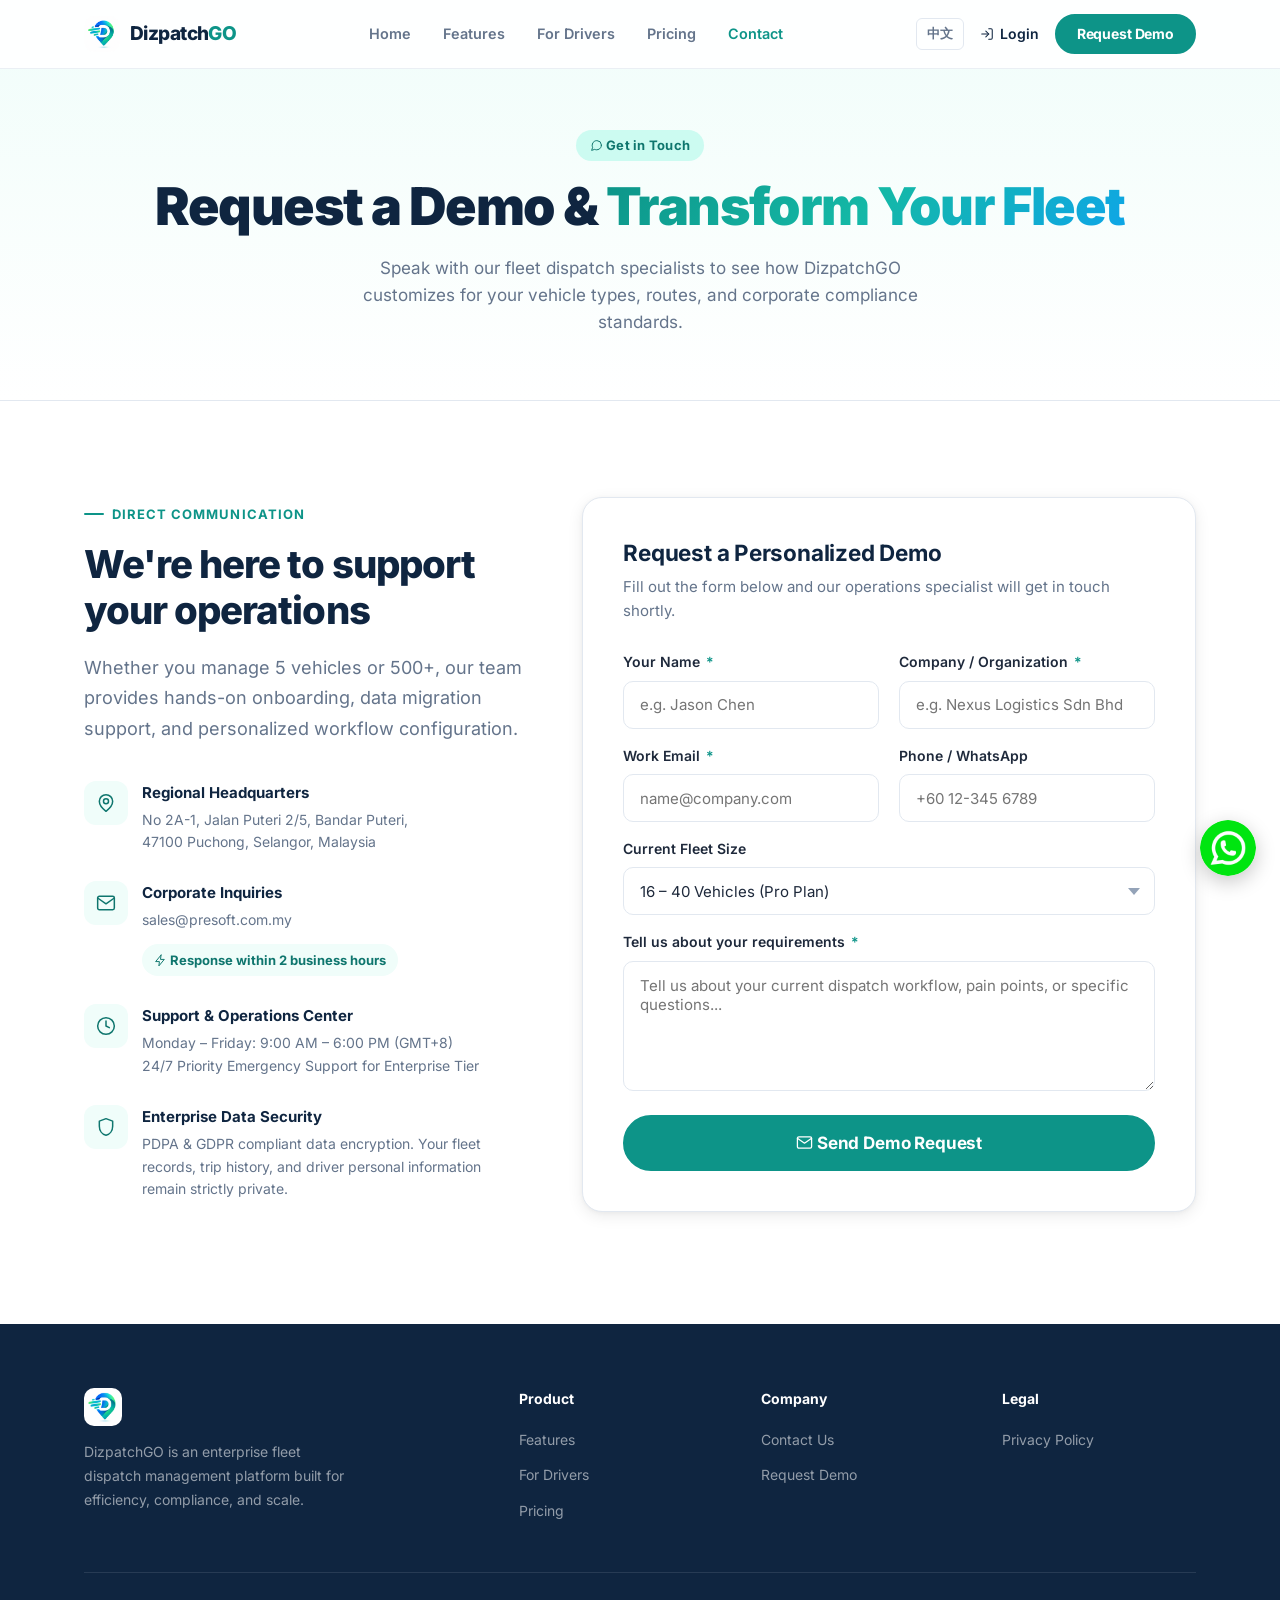
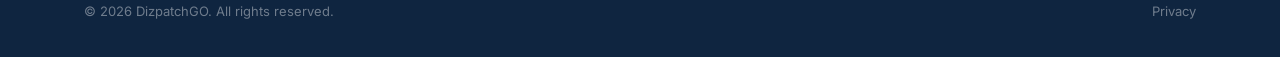
<file: contact.html>
<!DOCTYPE html>
<html lang="en">

<head>
  <meta charset="UTF-8">
  <meta name="viewport" content="width=device-width, initial-scale=1.0">
  <meta http-equiv="X-Content-Type-Options" content="nosniff">
  <meta http-equiv="Content-Security-Policy"
    content="default-src 'self'; style-src 'self' 'unsafe-inline'; font-src 'self'; script-src 'self'; img-src 'self' data:; connect-src 'self';">
  <title>Contact Us — DizpatchGO Fleet Dispatch</title>
  <link rel="canonical" href="https://dizpatchgo.com/contact.html">
  <meta name="description"
    content="Request a live demo of DizpatchGO or get in touch with our enterprise fleet operations consulting team.">
  <meta name="robots" content="index, follow">
    <link rel="icon" type="image/png" sizes="64x64" href="assets/favicon.png">
  <link rel="preload" href="assets/fonts/inter/inter-latin-v20.woff2" as="font" type="font/woff2" crossorigin>
  <link rel="stylesheet" href="css/style.css?v=20261029-fonts">
  <style>
    .contact-badge-pill {
      display: inline-flex;
      align-items: center;
      gap: 6px;
      padding: 6px 12px;
      border-radius: 999px;
      background: var(--bg-teal);
      color: var(--teal-dark);
      font-size: 0.8125rem;
      font-weight: 700;
      margin-top: 12px;
    }
  </style>
  
<!-- Breadcrumb Structured Data -->
<script type="application/ld+json">
{
  "@context": "https://schema.org",
  "@type": "BreadcrumbList",
  "@id": "https://dizpatchgo.com/contact.html#breadcrumb",
  "itemListElement": [
    {
      "@type": "ListItem",
      "position": 1,
      "name": "Home",
      "item": "https://dizpatchgo.com/"
    },
    {
      "@type": "ListItem",
      "position": 2,
      "name": "Contact Us",
      "item": "https://dizpatchgo.com/contact.html"
    }
  ]
}
</script>

</head>

<body>

  <!-- ═══════════════════════════════════════════════════
     NAVIGATION
═══════════════════════════════════════════════════ -->
  <header>
    <nav class="nav" aria-label="Main navigation">
      <div class="container">
        <div class="nav-inner">
          <a href="/" class="nav-logo" aria-label="DizpatchGO home">
            <img src="assets/brandlogo-128.png" alt="" class="logo-mark" width="36" height="36" decoding="async">
            <span class="logo-text">Dizpatch<span>GO</span></span>
          </a>

          <div class="nav-links">
            <a href="/">
              <span class="en">Home</span><span class="zh">首页</span>
            </a>
            <a href="features.html">
              <span class="en">Features</span><span class="zh">功能</span>
            </a>
            <a href="for-drivers.html">
              <span class="en">For Drivers</span><span class="zh">司机专区</span>
            </a>
            <a href="pricing.html"><span class="en">Pricing</span><span class="zh">价格</span></a>
            <a href="contact.html" class="active">
              <span class="en">Contact</span><span class="zh">联系我们</span>
            </a>
          </div>

          <div class="nav-cta">
            <button class="lang-switch" id="langSwitchBtn" type="button" aria-label="Switch language">中文</button>
            <a href="https://vehicle-management-system.dizpatchgo.com/" class="nav-login"><svg class="icon-svg" style="display:inline-block;width:1em;height:1em;vertical-align:-0.15em;flex-shrink:0;" viewBox="0 0 24 24" fill="none" stroke="currentColor" stroke-width="1.8" stroke-linecap="round" stroke-linejoin="round" aria-hidden="true" focusable="false"><path d="M15 3h4a2 2 0 0 1 2 2v14a2 2 0 0 1-2 2h-4"/><path d="M10 17l5-5-5-5"/><path d="M15 12H3"/></svg><span class="en">Login</span><span class="zh">登录</span></a>
            <a href="contact.html" class="btn btn-primary btn-sm">
              <span class="en">Request Demo</span><span class="zh">申请演示</span>
            </a>
          </div>

          <button class="hamburger" id="hamburgerBtn" type="button" aria-label="Open menu" aria-expanded="false"
            aria-controls="mobileMenu">
            <span></span><span></span><span></span>
          </button>
        </div>
      </div>
      <div class="mobile-menu" id="mobileMenu">
        <a href="/"><span class="en">Home</span><span class="zh">首页</span></a>
        <a href="features.html"><span class="en">Features</span><span class="zh">功能</span></a>
        <a href="for-drivers.html"><span class="en">For Drivers</span><span class="zh">司机专区</span></a>
        <a href="pricing.html"><span class="en">Pricing</span><span class="zh">价格</span></a>
        <a href="contact.html"><span class="en">Contact</span><span class="zh">联系我们</span></a>
        <button class="lang-switch" id="mobileLangSwitchBtn" type="button"
          style="margin-top:8px;padding:8px 0;text-align:left;background:none;border:none;color:var(--teal);font-weight:700;">Switch
          to 中文</button>
        <a href="https://vehicle-management-system.dizpatchgo.com/" class="nav-login"><svg class="icon-svg" style="display:inline-block;width:1em;height:1em;vertical-align:-0.15em;flex-shrink:0;" viewBox="0 0 24 24" fill="none" stroke="currentColor" stroke-width="1.8" stroke-linecap="round" stroke-linejoin="round" aria-hidden="true" focusable="false"><path d="M15 3h4a2 2 0 0 1 2 2v14a2 2 0 0 1-2 2h-4"/><path d="M10 17l5-5-5-5"/><path d="M15 12H3"/></svg><span class="en">Login</span><span class="zh">登录</span></a>
        <a href="contact.html" class="btn btn-primary btn-sm" style="margin-top:10px;"><span class="en">Request
            Demo</span><span class="zh">申请演示</span></a>
      </div>
    </nav>
  </header>

  <main id="main-content">

    <!-- ═══════════════════════════════════════════════════
     PAGE HERO
═══════════════════════════════════════════════════ -->
    <section class="page-hero" aria-labelledby="contact-hero-heading">
      <div class="container">
        <div class="page-hero-label">
          <span class="badge badge-teal">
            <span class="en"><svg class="icon-svg" style="display:inline-block;width:1em;height:1em;vertical-align:-0.15em;flex-shrink:0;" viewBox="0 0 24 24" fill="none" stroke="currentColor" stroke-width="1.8" stroke-linecap="round" stroke-linejoin="round" aria-hidden="true" focusable="false"><path d="M21 11.5a8.38 8.38 0 0 1-.9 3.8 8.5 8.5 0 0 1-7.6 4.7 8.38 8.38 0 0 1-3.8-.9L3 21l1.9-5.7a8.38 8.38 0 0 1-.9-3.8 8.5 8.5 0 0 1 4.7-7.6 8.38 8.38 0 0 1 3.8-.9h.5a8.48 8.48 0 0 1 8 8v.5Z"/></svg> Get in Touch</span>
            <span class="zh"><svg class="icon-svg" style="display:inline-block;width:1em;height:1em;vertical-align:-0.15em;flex-shrink:0;" viewBox="0 0 24 24" fill="none" stroke="currentColor" stroke-width="1.8" stroke-linecap="round" stroke-linejoin="round" aria-hidden="true" focusable="false"><path d="M21 11.5a8.38 8.38 0 0 1-.9 3.8 8.5 8.5 0 0 1-7.6 4.7 8.38 8.38 0 0 1-3.8-.9L3 21l1.9-5.7a8.38 8.38 0 0 1-.9-3.8 8.5 8.5 0 0 1 4.7-7.6 8.38 8.38 0 0 1 3.8-.9h.5a8.48 8.48 0 0 1 8 8v.5Z"/></svg> 联系我们</span>
          </span>
        </div>
        <h1 class="h1" id="contact-hero-heading">
          <span class="en">Request a Demo &amp; <span class="gradient-text">Transform Your Fleet</span></span>
          <span class="zh">预约系统演示，<span class="gradient-text">重塑车队运营效能</span></span>
        </h1>
        <p>
          <span class="en">Speak with our fleet dispatch specialists to see how DizpatchGO customizes for your vehicle
            types, routes, and corporate compliance standards.</span>
          <span class="zh">与我们的车队调度专家深入沟通，了解 DizpatchGO 如何精准适配您的车型配置、运行线路与企业合规需求。</span>
        </p>
      </div>
    </section>

    <!-- ═══════════════════════════════════════════════════
     CONTACT FORM & INFO SECTION
═══════════════════════════════════════════════════ -->
    <section class="section">
      <div class="container">
        <div class="contact-grid">

          <!-- Left Column: Info & Details -->
          <div class="reveal">
            <div class="section-label">
              <span class="en">Direct Communication</span>
              <span class="zh">直接联系渠道</span>
            </div>
            <h2 class="h2" style="color:var(--navy);margin-bottom:20px;">
              <span class="en">We're here to support your operations</span>
              <span class="zh">时刻为您的车队运营保驾护航</span>
            </h2>
            <p class="body-lg text-muted" style="margin-bottom:36px;">
              <span class="en">Whether you manage 5 vehicles or 500+, our team provides hands-on onboarding, data
                migration support, and personalized workflow configuration.</span>
              <span class="zh">无论您管理 5 辆还是 500+ 辆车，我们团队都提供全流程入驻指导、历史数据迁移协助与个性化调度工作流配置。</span>
            </p>

            <div class="contact-info-item">
              <div class="contact-icon" aria-hidden="true"><svg class="icon-svg" style="display:inline-block;width:1em;height:1em;vertical-align:-0.15em;flex-shrink:0;" viewBox="0 0 24 24" fill="none" stroke="currentColor" stroke-width="1.8" stroke-linecap="round" stroke-linejoin="round" aria-hidden="true" focusable="false"><path d="M20 10c0 6-8 12-8 12s-8-6-8-12a8 8 0 0 1 16 0Z"/><circle cx="12" cy="10" r="3"/></svg></div>
              <div>
                <h3><span class="en">Regional Headquarters</span><span class="zh">区域总部地址</span></h3>
                <p>
                  No 2A-1, Jalan Puteri 2/5, Bandar Puteri,<br>
                  47100 Puchong, Selangor, Malaysia
                </p>
              </div>
            </div>

            <div class="contact-info-item">
              <div class="contact-icon" aria-hidden="true"><svg class="icon-svg" style="display:inline-block;width:1em;height:1em;vertical-align:-0.15em;flex-shrink:0;" viewBox="0 0 24 24" fill="none" stroke="currentColor" stroke-width="1.8" stroke-linecap="round" stroke-linejoin="round" aria-hidden="true" focusable="false"><rect x="2" y="4" width="20" height="16" rx="2"/><path d="m22 6-10 7L2 6"/></svg></div>
              <div>
                <h3><span class="en">Corporate Inquiries</span><span class="zh">商务合作邮箱</span></h3>
                <p>sales@presoft.com.my</p>
                <span class="contact-badge-pill">
                  <span class="en"><svg class="icon-svg" style="display:inline-block;width:1em;height:1em;vertical-align:-0.15em;flex-shrink:0;" viewBox="0 0 24 24" fill="none" stroke="currentColor" stroke-width="1.8" stroke-linecap="round" stroke-linejoin="round" aria-hidden="true" focusable="false"><path d="M13 2 3 14h7l-1 8 10-12h-7l1-8Z"/></svg> Response within 2 business hours</span>
                  <span class="zh"><svg class="icon-svg" style="display:inline-block;width:1em;height:1em;vertical-align:-0.15em;flex-shrink:0;" viewBox="0 0 24 24" fill="none" stroke="currentColor" stroke-width="1.8" stroke-linecap="round" stroke-linejoin="round" aria-hidden="true" focusable="false"><path d="M13 2 3 14h7l-1 8 10-12h-7l1-8Z"/></svg> 2个工作小时内快速响应</span>
                </span>
              </div>
            </div>

            <div class="contact-info-item">
              <div class="contact-icon" aria-hidden="true"><svg class="icon-svg" style="display:inline-block;width:1em;height:1em;vertical-align:-0.15em;flex-shrink:0;" viewBox="0 0 24 24" fill="none" stroke="currentColor" stroke-width="1.8" stroke-linecap="round" stroke-linejoin="round" aria-hidden="true" focusable="false"><circle cx="12" cy="12" r="10"/><path d="M12 6v6l4 2"/></svg></div>
              <div>
                <h3><span class="en">Support &amp; Operations Center</span><span class="zh">技术支持与运营中心</span></h3>
                <p>
                  <span class="en">Monday – Friday: 9:00 AM – 6:00 PM (GMT+8)<br>24/7 Priority Emergency Support for
                    Enterprise Tier</span>
                  <span class="zh">周一至周五：上午 9:00 – 晚上 6:00 (GMT+8)<br>企业尊享版客户享受 24/7 全天候紧急专线响应</span>
                </p>
              </div>
            </div>

            <div class="contact-info-item">
              <div class="contact-icon" aria-hidden="true"><svg class="icon-svg" style="display:inline-block;width:1em;height:1em;vertical-align:-0.15em;flex-shrink:0;" viewBox="0 0 24 24" fill="none" stroke="currentColor" stroke-width="1.8" stroke-linecap="round" stroke-linejoin="round" aria-hidden="true" focusable="false"><path d="M12 2 4 5v6c0 5.25 3.4 9.74 8 11 4.6-1.26 8-5.75 8-11V5Z"/></svg></div>
              <div>
                <h3><span class="en">Enterprise Data Security</span><span class="zh">企业级数据隐私安全</span></h3>
                <p>
                  <span class="en">PDPA &amp; GDPR compliant data encryption. Your fleet records, trip history, and
                    driver personal information remain strictly private.</span>
                  <span class="zh">符合 PDPA 及国际主流数据安全合规标准。您的车队轨迹、行程明细及司机个人档案受到全链路加密保护。</span>
                </p>
              </div>
            </div>
          </div>

          <!-- Right Column: Interactive Form -->
          <div class="reveal reveal-delay-1">
            <div class="form-card">
              <h2 class="h3">
                <span class="en">Request a Personalized Demo</span>
                <span class="zh">申请定制化系统演示</span>
              </h2>
              <p>
                <span class="en">Fill out the form below and our operations specialist will get in touch shortly.</span>
                <span class="zh">请填写以下信息，我们的调度解决方案专家将尽快与您取得联系。</span>
              </p>

              <form id="contactForm" action="send-demo.php" method="POST" novalidate>
                <!-- Honeypot anti-spam field (hidden) -->
                <input type="text" name="hp_field" class="honeypot" tabindex="-1" autocomplete="off" aria-hidden="true">

                <div id="formFields">
                  <div class="form-grid">
                    <div class="form-group">
                      <label class="form-label" for="fname">
                        <span class="en">Your Name</span><span class="zh">姓名</span>
                        <span class="req">*</span>
                      </label>
                      <input type="text" id="fname" name="name" class="form-control" placeholder="e.g. Jason Chen"
                        required autocomplete="name" aria-describedby="fname-error">
                      <span id="fname-error" class="form-error">
                        <span class="en">Please enter your name</span>
                        <span class="zh">请输入您的姓名</span>
                      </span>
                    </div>

                    <div class="form-group">
                      <label class="form-label" for="fcompany">
                        <span class="en">Company / Organization</span><span class="zh">公司或车队名称</span>
                        <span class="req">*</span>
                      </label>
                      <input type="text" id="fcompany" name="company" class="form-control"
                        placeholder="e.g. Nexus Logistics Sdn Bhd" required autocomplete="organization"
                        aria-describedby="fcompany-error">
                      <span id="fcompany-error" class="form-error">
                        <span class="en">Please enter your company name</span>
                        <span class="zh">请输入您的公司名称</span>
                      </span>
                    </div>
                  </div>

                  <div class="form-grid" style="margin-top: 16px;">
                    <div class="form-group">
                      <label class="form-label" for="femail">
                        <span class="en">Work Email</span><span class="zh">工作邮箱</span>
                        <span class="req">*</span>
                      </label>
                      <input type="email" id="femail" name="email" class="form-control" placeholder="name@company.com"
                        required autocomplete="email" aria-describedby="femail-error">
                      <span id="femail-error" class="form-error">
                        <span class="en">Please enter a valid work email</span>
                        <span class="zh">请输入有效的电子邮箱</span>
                      </span>
                    </div>

                    <div class="form-group">
                      <label class="form-label" for="fphone">
                        <span class="en">Phone / WhatsApp</span><span class="zh">联系电话 / WhatsApp</span>
                      </label>
                      <input type="tel" id="fphone" name="phone" class="form-control" placeholder="+60 12-345 6789"
                        autocomplete="tel" aria-describedby="fphone-error">
                      <span id="fphone-error" class="form-error">
                        <span class="en">Please enter a valid phone number</span>
                        <span class="zh">请输入有效的电话号码</span>
                      </span>
                    </div>
                  </div>

                  <div class="form-group" style="margin-top: 16px;">
                    <label class="form-label" for="ffleet">
                      <span class="en">Current Fleet Size</span><span class="zh">当前运营车队规模</span>
                    </label>
                    <select id="ffleet" name="fleet_size" class="form-control">
                      <option value="1-15">1 – 15 Vehicles (Basic Plan)</option>
                      <option value="16-40" selected>16 – 40 Vehicles (Pro Plan)</option>
                      <option value="41-80">41 – 80 Vehicles (Premium Plan)</option>
                      <option value="80+">80+ Vehicles (Enterprise Plan)</option>
                    </select>
                  </div>

                  <div class="form-group" style="margin-top: 16px;">
                    <label class="form-label" for="fmessage">
                      <span class="en">Tell us about your requirements</span><span class="zh">需求说明与备注</span>
                      <span class="req">*</span>
                    </label>
                    <textarea id="fmessage" name="message" class="form-control"
                      placeholder="Tell us about your current dispatch workflow, pain points, or specific questions..."
                      required rows="4" aria-describedby="fmessage-error"></textarea>
                    <span id="fmessage-error" class="form-error">
                      <span class="en">Please provide at least 10 characters describing your needs</span>
                      <span class="zh">请至少输入10个字符描述您的具体需求</span>
                    </span>
                  </div>
                </div>

                <!-- Server / General Error Box -->
                <div id="formGeneralError" class="form-alert-error" role="alert"></div>

                <button type="submit" id="submitBtn" class="btn btn-primary btn-lg" style="width:100%;margin-top:24px;">
                  <span class="en"><svg class="icon-svg" style="display:inline-block;width:1em;height:1em;vertical-align:-0.15em;flex-shrink:0;" viewBox="0 0 24 24" fill="none" stroke="currentColor" stroke-width="1.8" stroke-linecap="round" stroke-linejoin="round" aria-hidden="true" focusable="false"><rect x="2" y="4" width="20" height="16" rx="2"/><path d="m22 6-10 7L2 6"/></svg> Send Demo Request</span>
                  <span class="zh"><svg class="icon-svg" style="display:inline-block;width:1em;height:1em;vertical-align:-0.15em;flex-shrink:0;" viewBox="0 0 24 24" fill="none" stroke="currentColor" stroke-width="1.8" stroke-linecap="round" stroke-linejoin="round" aria-hidden="true" focusable="false"><rect x="2" y="4" width="20" height="16" rx="2"/><path d="m22 6-10 7L2 6"/></svg> 提交演示申请</span>
                </button>

                <!-- Success State Message -->
                <div id="formSuccess" class="form-success" role="alert" aria-live="polite">
                  <div class="success-icon"><svg class="icon-svg" style="display:inline-block;width:1em;height:1em;vertical-align:-0.15em;flex-shrink:0;" viewBox="0 0 24 24" fill="none" stroke="currentColor" stroke-width="1.8" stroke-linecap="round" stroke-linejoin="round" aria-hidden="true" focusable="false"><path d="M22 11.08V12a10 10 0 1 1-5.93-9.14"/><path d="M22 4 12 14.01l-3-3"/></svg></div>
                  <h3 class="h3">
                    <span class="en">Demo Request Received!</span>
                    <span class="zh">演示申请已成功提交！</span>
                  </h3>
                  <p>
                    <span class="en">Thank you for your interest in DizpatchGO. We've opened your mail client with
                      prefilled details. A fleet specialist will follow up shortly.</span>
                    <span class="zh">感谢您对 DizpatchGO 的关注！系统已为您生成预填邮件，我们的车队解决方案顾问将尽快与您取得联系。</span>
                  </p>
                </div>
              </form>
            </div>
          </div>

        </div>
      </div>
    </section>

  </main>

  <!-- ═══════════════════════════════════════════════════
     FOOTER
═══════════════════════════════════════════════════ -->
  <footer class="footer">
    <div class="container">
      <div class="footer-grid">
        <div class="footer-brand">
          <img src="assets/brandlogo-128.png" alt="DizpatchGO Logo" class="logo-mark" loading="lazy" decoding="async" width="38" height="38">
          <p class="en">DizpatchGO is an enterprise fleet dispatch management platform built for efficiency, compliance,
            and scale.</p>
          <p class="zh">DizpatchGO 是一个专为效率、合规和规模化设计的企业车队调度管理平台。</p>
        </div>
        <div class="footer-col">
          <h2 class="en">Product</h2>
          <h2 class="zh">产品</h2>
          <ul>
            <li><a href="features.html"><span class="en">Features</span><span class="zh">功能</span></a></li>
            <li><a href="for-drivers.html"><span class="en">For Drivers</span><span class="zh">司机专区</span></a></li>
            <li><a href="pricing.html"><span class="en">Pricing</span><span class="zh">价格</span></a></li>
          </ul>
        </div>
        <div class="footer-col">
          <h2 class="en">Company</h2>
          <h2 class="zh">公司</h2>
          <ul>
            <li><a href="contact.html"><span class="en">Contact Us</span><span class="zh">联系我们</span></a></li>
            <li><a href="contact.html"><span class="en">Request Demo</span><span class="zh">申请演示</span></a></li>
          </ul>
        </div>
        <div class="footer-col">
          <h2 class="en">Legal</h2>
          <h2 class="zh">法律</h2>
          <ul>
            <li><a href="privacy-policy.html"><span class="en">Privacy Policy</span><span class="zh">隐私政策</span></a></li>
          </ul>
        </div>
      </div>
      <div class="footer-bottom">
        <p class="en">&copy; 2026 DizpatchGO. All rights reserved.</p>
        <p class="zh">&copy; 2026 DizpatchGO. 保留所有权利。</p>
        <div class="footer-bottom-links">
          <a href="privacy-policy.html" rel="noopener noreferrer"><span class="en">Privacy</span><span class="zh">隐私</span></a>
        </div>
      </div>
    </div>
  </footer>

  <!-- Floating WhatsApp Button -->
  <a href="https://wa.link/zyk4vm" class="whatsapp-float" target="_blank" rel="noopener" aria-label="Chat with us on WhatsApp">
    <img src="assets/whatsapp-icon.webp?v=7d0df9a7708d" width="56" height="56" alt="" aria-hidden="true">
  </a>


  <script src="js/nav.js?v=20260921" defer></script>
  <script src="js/contact.js?v=20260921" defer></script>
</body>
</html>
</file>
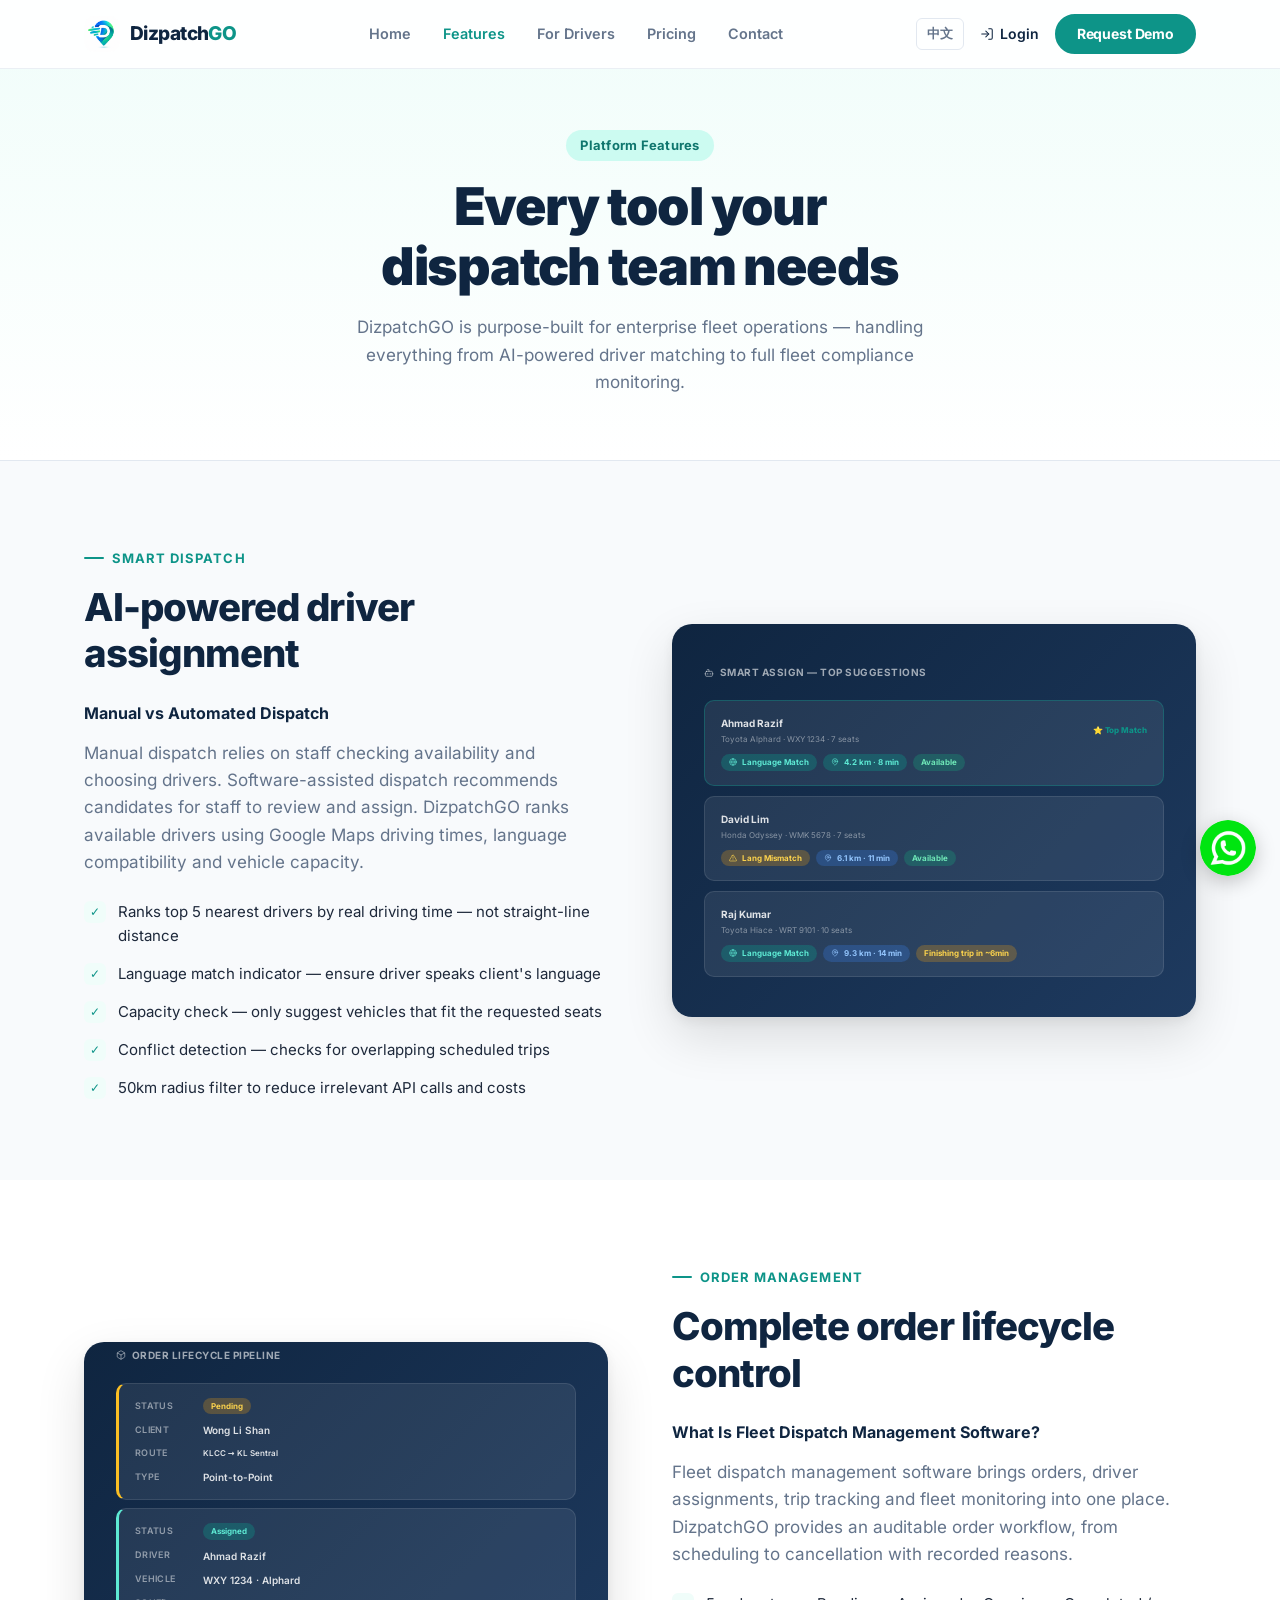
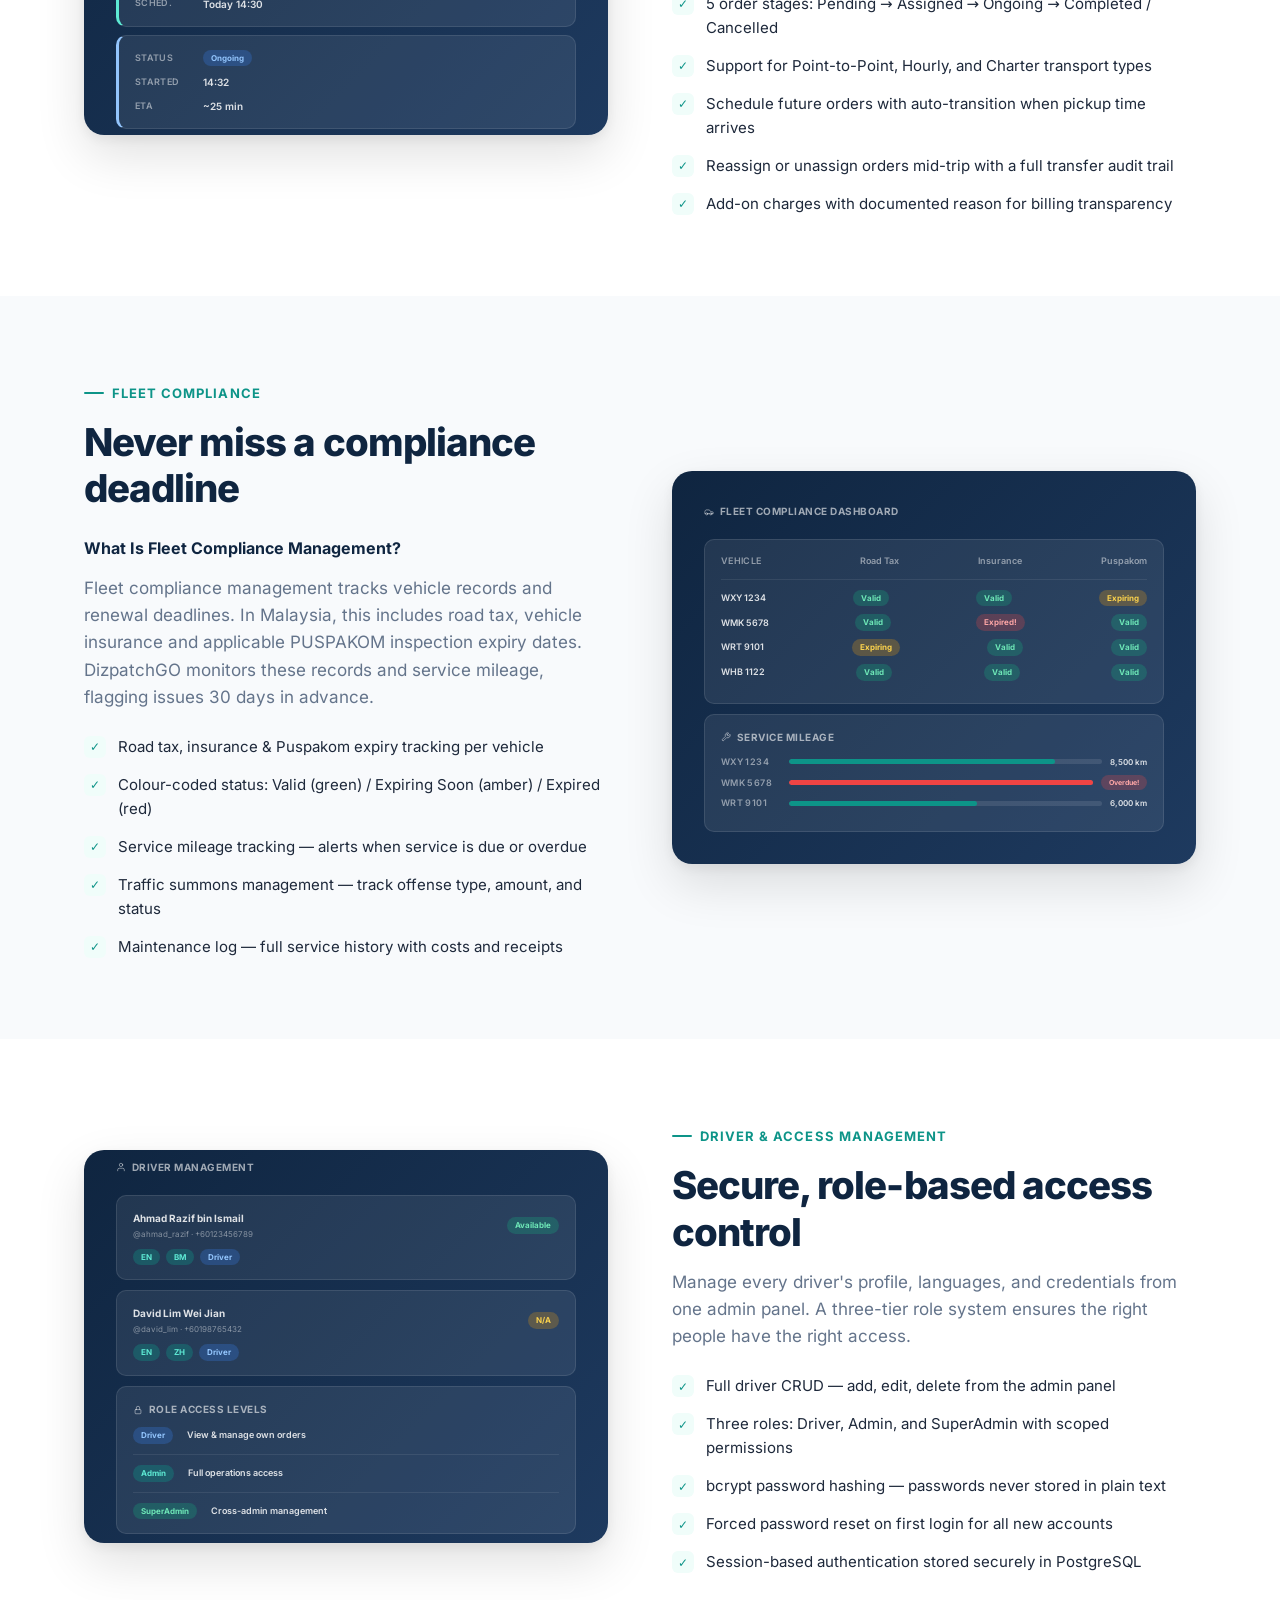
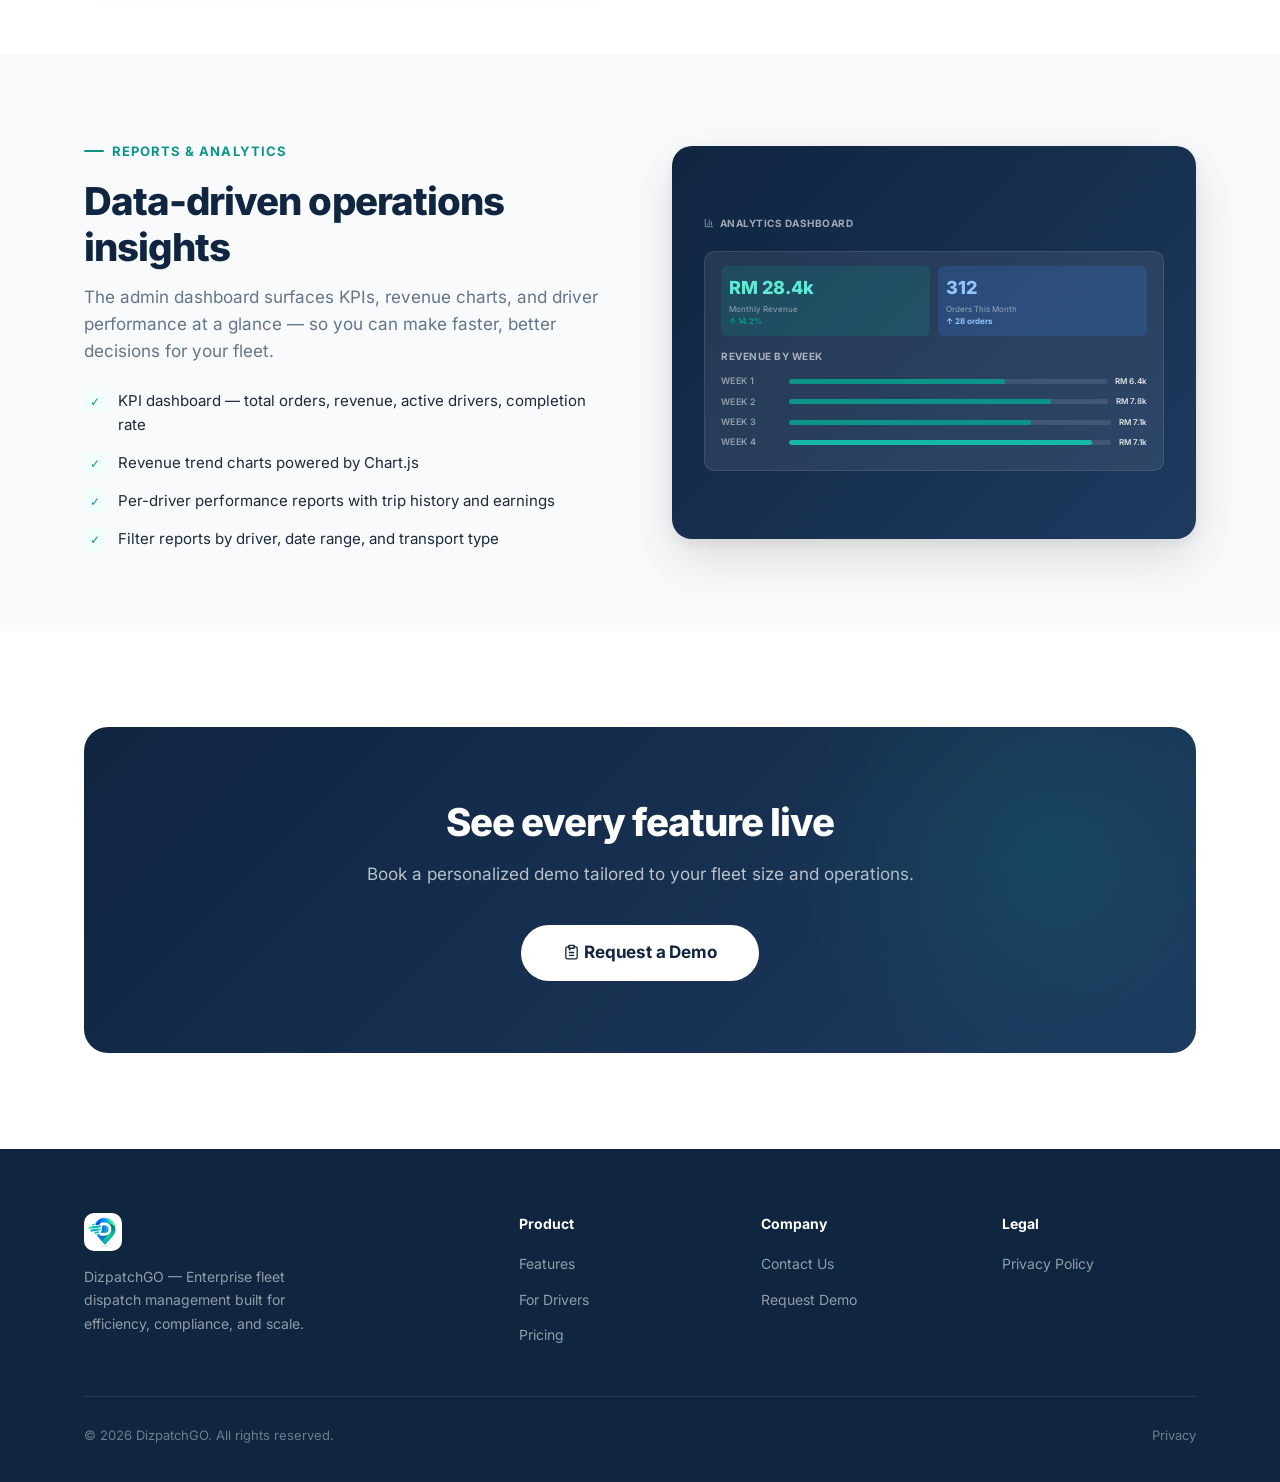
<file: features.html>
<!DOCTYPE html>
<html lang="en">

<head>
  <meta charset="UTF-8">
  <meta name="viewport" content="width=device-width, initial-scale=1.0">
  <meta http-equiv="X-Content-Type-Options" content="nosniff">
  <meta name="robots" content="index, follow">
  <meta http-equiv="Content-Security-Policy"
    content="default-src 'self'; style-src 'self' 'unsafe-inline'; font-src 'self'; script-src 'self'; img-src 'self' data:; connect-src 'self';">
  <title>Fleet Dispatch Software Features | DizpatchGO</title>
  <link rel="canonical" href="https://dizpatchgo.com/features.html">
  <meta name="description"
    content="Explore DizpatchGO's full feature set: smart dispatch, fleet compliance, order management, multilingual support, GPS tracking, analytics, and more.">
  <link rel="icon" type="image/png" sizes="64x64" href="assets/favicon.png">
  <link rel="preload" href="assets/fonts/inter/inter-latin-v20.woff2" as="font" type="font/woff2" crossorigin>
  <link rel="stylesheet" href="css/style.css?v=20261029-fonts">
  <style>
    .feature-section {
      padding: 80px 0;
    }

    .feature-section:nth-child(even) {
      background: var(--bg-subtle);
    }

    .feature-visual-inner {
      height: 100%;
      display: flex;
      flex-direction: column;
      gap: 10px;
      justify-content: center;
    }

    .mock-card {
      background: rgba(255, 255, 255, .08);
      border-radius: 10px;
      padding: 14px 16px;
      border: 1px solid rgba(255, 255, 255, .1);
    }

    .mock-row {
      display: flex;
      align-items: center;
      gap: 8px;
      margin-bottom: 8px;
    }

    .mock-row:last-child {
      margin-bottom: 0;
    }

    .mock-label {
      font-size: 9px;
      color: rgba(255, 255, 255, .5);
      width: 60px;
      flex-shrink: 0;
      font-weight: 600;
      text-transform: uppercase;
      letter-spacing: .04em;
    }

    .mock-val {
      font-size: 10px;
      color: rgba(255, 255, 255, .85);
      font-weight: 600;
    }

    .mock-badge {
      font-size: 8px;
      font-weight: 700;
      padding: 2px 8px;
      border-radius: 999px;
    }

    .mock-badge.green {
      background: rgba(16, 185, 129, .25);
      color: #6ee7b7;
    }

    .mock-badge.amber {
      background: rgba(245, 158, 11, .25);
      color: #fcd34d;
    }

    .mock-badge.red {
      background: rgba(239, 68, 68, .25);
      color: #fca5a5;
    }

    .mock-badge.blue {
      background: rgba(59, 130, 246, .25);
      color: #93c5fd;
    }

    .mock-badge.teal {
      background: rgba(13, 148, 136, .35);
      color: #5eead4;
    }

    .mock-pill-row {
      display: flex;
      gap: 6px;
      flex-wrap: wrap;
      margin-top: 8px;
    }

    .mock-title {
      font-size: 10px;
      font-weight: 700;
      color: rgba(255, 255, 255, .6);
      text-transform: uppercase;
      letter-spacing: .05em;
      margin-bottom: 10px;
    }

    .mock-bar-row {
      display: flex;
      align-items: center;
      gap: 8px;
      margin-bottom: 6px;
    }

    .mock-bar-track {
      flex: 1;
      height: 5px;
      background: rgba(255, 255, 255, .1);
      border-radius: 999px;
      overflow: hidden;
    }

    .mock-bar-fill {
      height: 100%;
      border-radius: 999px;
    }

    .mock-divider {
      height: 1px;
      background: rgba(255, 255, 255, .08);
      margin: 10px 0;
    }

    .mock-driver-row {
      display: flex;
      align-items: center;
      justify-content: space-between;
      margin-bottom: 8px;
    }

    .mock-driver-info {
      display: flex;
      flex-direction: column;
      gap: 2px;
    }

    .mock-driver-name {
      font-size: 10px;
      font-weight: 700;
      color: rgba(255, 255, 255, .85);
    }

    .mock-driver-sub {
      font-size: 8px;
      color: rgba(255, 255, 255, .45);
    }

    .mock-star {
      font-size: 8px;
      color: var(--teal);
      font-weight: 800;
    }

    .compliance-row {
      display: flex;
      justify-content: space-between;
      align-items: center;
      margin-bottom: 8px;
    }

    .compliance-label {
      font-size: 9px;
      color: rgba(255, 255, 255, .6);
    }

    .compliance-date {
      font-size: 9px;
      color: rgba(255, 255, 255, .5);
    }

    .feature-section-header {
      margin-bottom: 48px;
    }
  </style>

  <!-- Breadcrumb Structured Data -->
  <script type="application/ld+json">
{
  "@context": "https://schema.org",
  "@type": "BreadcrumbList",
  "@id": "https://dizpatchgo.com/features.html#breadcrumb",
  "itemListElement": [
    {
      "@type": "ListItem",
      "position": 1,
      "name": "Home",
      "item": "https://dizpatchgo.com/"
    },
    {
      "@type": "ListItem",
      "position": 2,
      "name": "Features",
      "item": "https://dizpatchgo.com/features.html"
    }
  ]
}
</script>

</head>

<body>

  <!-- NAV -->
  <header>
    <nav class="nav" aria-label="Main navigation">
      <div class="container">
        <div class="nav-inner">
          <a href="/" class="nav-logo" aria-label="DizpatchGO home">
            <img src="assets/brandlogo-128.png" alt="" class="logo-mark" width="36" height="36"
              decoding="async">
            <span class="logo-text">Dizpatch<span>GO</span></span>
          </a>
          <div class="nav-links">
            <a href="/"><span class="en">Home</span><span class="zh">首页</span></a>
            <a href="features.html" class="active"><span class="en">Features</span><span
                class="zh">功能</span></a>
            <a href="for-drivers.html"><span class="en">For Drivers</span><span
                class="zh">司机专区</span></a>
            <a href="pricing.html"><span class="en">Pricing</span><span class="zh">价格</span></a>
            <a href="contact.html"><span class="en">Contact</span><span class="zh">联系我们</span></a>
          </div>
          <div class="nav-cta">
            <button class="lang-switch" id="langSwitchBtn" type="button" aria-label="Switch language">中文</button>
            <a href="https://vehicle-management-system.dizpatchgo.com/" class="nav-login"><svg class="icon-svg"
                style="display:inline-block;width:1em;height:1em;vertical-align:-0.15em;flex-shrink:0;"
                viewBox="0 0 24 24" fill="none" stroke="currentColor" stroke-width="1.8" stroke-linecap="round"
                stroke-linejoin="round" aria-hidden="true" focusable="false">
                <path d="M15 3h4a2 2 0 0 1 2 2v14a2 2 0 0 1-2 2h-4" />
                <path d="M10 17l5-5-5-5" />
                <path d="M15 12H3" />
              </svg><span class="en">Login</span><span class="zh">登录</span></a>
            <a href="contact.html" class="btn btn-primary btn-sm"><span class="en">Request Demo</span><span
                class="zh">申请演示</span></a>
          </div>
          <button class="hamburger" id="hamburgerBtn" type="button" aria-label="Open menu" aria-expanded="false"
            aria-controls="mobileMenu">
            <span></span><span></span><span></span>
          </button>
        </div>
      </div>
      <div class="mobile-menu" id="mobileMenu">
        <a href="/"><span class="en">Home</span><span class="zh">首页</span></a>
        <a href="features.html"><span class="en">Features</span><span class="zh">功能</span></a>
        <a href="for-drivers.html"><span class="en">For Drivers</span><span class="zh">司机专区</span></a>
        <a href="pricing.html"><span class="en">Pricing</span><span class="zh">价格</span></a>
        <a href="contact.html"><span class="en">Contact</span><span class="zh">联系我们</span></a>
        <button class="lang-switch" id="mobileLangSwitchBtn" type="button"
          style="margin-top:8px;padding:8px 0;text-align:left;background:none;border:none;color:var(--teal);font-weight:700;">Switch
          to 中文</button>
        <a href="https://vehicle-management-system.dizpatchgo.com/" class="nav-login"><svg class="icon-svg"
            style="display:inline-block;width:1em;height:1em;vertical-align:-0.15em;flex-shrink:0;" viewBox="0 0 24 24"
            fill="none" stroke="currentColor" stroke-width="1.8" stroke-linecap="round" stroke-linejoin="round"
            aria-hidden="true" focusable="false">
            <path d="M15 3h4a2 2 0 0 1 2 2v14a2 2 0 0 1-2 2h-4" />
            <path d="M10 17l5-5-5-5" />
            <path d="M15 12H3" />
          </svg><span class="en">Login</span><span class="zh">登录</span></a>
        <a href="contact.html" class="btn btn-primary btn-sm" style="margin-top:10px;"><span class="en">Request
            Demo</span><span class="zh">申请演示</span></a>
      </div>
    </nav>
  </header>

  <main>

    <!-- PAGE HERO -->
    <section class="page-hero" aria-labelledby="page-heading">
      <div class="container">
        <div class="page-hero-label">
          <span class="badge badge-teal"><span class="en">Platform Features</span><span class="zh">平台功能</span></span>
        </div>
        <h1 class="h1 text-navy" id="page-heading">
          <span class="en">Every tool your<br>dispatch team needs</span>
          <span class="zh">调度团队所需的<br>每一个工具</span>
        </h1>
        <p>
          <span class="en">DizpatchGO is purpose-built for enterprise fleet operations — handling everything from
            AI-powered driver matching to full fleet compliance monitoring.</span>
          <span class="zh">DizpatchGO 专为企业车队运营设计，处理从AI驱动的司机匹配到完整车队合规监控的一切事务。</span>
        </p>
      </div>
    </section>

    <!-- ─── FEATURE 1: Smart Dispatch ─── -->
    <section class="feature-section" aria-labelledby="feat1-heading">
      <div class="container">
        <div class="feature-row">
          <div class="feature-content reveal">
            <div class="section-label"><span class="en">Smart Dispatch</span><span class="zh">智能调度</span></div>
            <h2 class="h2 text-navy" id="feat1-heading">
              <span class="en">AI-powered driver assignment</span>
              <span class="zh">AI驱动的司机指派</span>
            </h2>
            <h3 class="h4 text-navy" id="manual-vs-automated-dispatch" style="margin-top:24px;">
              <span class="en">Manual vs Automated Dispatch</span>
              <span class="zh">手动调度与自动化调度有何不同？</span>
            </h3>
            <p style="color:var(--muted);margin-top:14px;font-size:1.0625rem">
              <span class="en">Manual dispatch relies on staff checking availability and choosing drivers.
                Software-assisted dispatch recommends candidates for staff to review and assign. DizpatchGO ranks
                available drivers using Google Maps driving times, language compatibility and vehicle capacity.</span>
              <span class="zh">手动调度由员工查看司机是否可用并选择人选；软件辅助调度则提供推荐，供员工审核和指派。DizpatchGO 根据谷歌地图行驶时间、语言匹配和车辆容量对可用司机排序。</span>
            </p>
            <ul class="feature-list">
              <li class="feature-list-item">
                <div class="check" aria-hidden="true">✓</div>
                <span class="en">Ranks top 5 nearest drivers by real driving time — not straight-line distance</span>
                <span class="zh">按实际驾驶时间（非直线距离）排列最近的5位司机</span>
              </li>
              <li class="feature-list-item">
                <div class="check" aria-hidden="true">✓</div>
                <span class="en">Language match indicator — ensure driver speaks client's language</span>
                <span class="zh">语言匹配指标——确保司机会说客户的语言</span>
              </li>
              <li class="feature-list-item">
                <div class="check" aria-hidden="true">✓</div>
                <span class="en">Capacity check — only suggest vehicles that fit the requested seats</span>
                <span class="zh">容量检查——仅推荐满足所需座位数的车辆</span>
              </li>
              <li class="feature-list-item">
                <div class="check" aria-hidden="true">✓</div>
                <span class="en">Conflict detection — checks for overlapping scheduled trips</span>
                <span class="zh">冲突检测——检查排期行程是否有重叠</span>
              </li>
              <li class="feature-list-item">
                <div class="check" aria-hidden="true">✓</div>
                <span class="en">50km radius filter to reduce irrelevant API calls and costs</span>
                <span class="zh">50公里半径过滤，减少不必要的API调用和成本</span>
              </li>
            </ul>
          </div>
          <div class="feature-visual reveal reveal-delay-2" aria-hidden="true">
            <div class="feature-visual-inner">
              <div class="mock-title"><svg class="icon-svg"
                  style="display:inline-block;width:1em;height:1em;vertical-align:-0.15em;flex-shrink:0;"
                  viewBox="0 0 24 24" fill="none" stroke="currentColor" stroke-width="1.8" stroke-linecap="round"
                  stroke-linejoin="round" aria-hidden="true" focusable="false">
                  <path d="M12 8V4H8" />
                  <rect x="4" y="8" width="16" height="12" rx="2" />
                  <path d="M2 14h2" />
                  <path d="M20 14h2" />
                  <path d="M15 13v2" />
                  <path d="M9 13v2" />
                </svg> Smart Assign — Top Suggestions</div>
              <!-- Driver 1 (Best match) -->
              <div class="mock-card" style="border-color:rgba(13,148,136,.4)">
                <div class="mock-driver-row">
                  <div class="mock-driver-info">
                    <div class="mock-driver-name">Ahmad Razif</div>
                    <div class="mock-driver-sub">Toyota Alphard · WXY 1234 · 7 seats</div>
                  </div>
                  <div>
                    <div class="mock-star">⭐ Top Match</div>
                  </div>
                </div>
                <div class="mock-pill-row">
                  <span class="mock-badge teal"><svg class="icon-svg"
                      style="display:inline-block;width:1em;height:1em;vertical-align:-0.15em;flex-shrink:0;"
                      viewBox="0 0 24 24" fill="none" stroke="currentColor" stroke-width="1.8" stroke-linecap="round"
                      stroke-linejoin="round" aria-hidden="true" focusable="false">
                      <circle cx="12" cy="12" r="10" />
                      <path d="M2 12h20" />
                      <path
                        d="M12 2a15.3 15.3 0 0 1 4 10 15.3 15.3 0 0 1-4 10 15.3 15.3 0 0 1-4-10 15.3 15.3 0 0 1 4-10Z" />
                    </svg> Language Match</span>
                  <span class="mock-badge teal"><svg class="icon-svg"
                      style="display:inline-block;width:1em;height:1em;vertical-align:-0.15em;flex-shrink:0;"
                      viewBox="0 0 24 24" fill="none" stroke="currentColor" stroke-width="1.8" stroke-linecap="round"
                      stroke-linejoin="round" aria-hidden="true" focusable="false">
                      <path d="M20 10c0 6-8 12-8 12s-8-6-8-12a8 8 0 0 1 16 0Z" />
                      <circle cx="12" cy="10" r="3" />
                    </svg> 4.2 km · 8 min</span>
                  <span class="mock-badge green">Available</span>
                </div>
              </div>
              <!-- Driver 2 -->
              <div class="mock-card">
                <div class="mock-driver-row">
                  <div class="mock-driver-info">
                    <div class="mock-driver-name">David Lim</div>
                    <div class="mock-driver-sub">Honda Odyssey · WMK 5678 · 7 seats</div>
                  </div>
                </div>
                <div class="mock-pill-row">
                  <span class="mock-badge amber"><svg class="icon-svg"
                      style="display:inline-block;width:1em;height:1em;vertical-align:-0.15em;flex-shrink:0;"
                      viewBox="0 0 24 24" fill="none" stroke="currentColor" stroke-width="1.8" stroke-linecap="round"
                      stroke-linejoin="round" aria-hidden="true" focusable="false">
                      <path
                        d="M10.29 3.86 1.82 18a2 2 0 0 0 1.71 3h16.94a2 2 0 0 0 1.71-3L13.71 3.86a2 2 0 0 0-3.42 0Z" />
                      <path d="M12 9v4" />
                      <path d="M12 17h.01" />
                    </svg> Lang Mismatch</span>
                  <span class="mock-badge blue"><svg class="icon-svg"
                      style="display:inline-block;width:1em;height:1em;vertical-align:-0.15em;flex-shrink:0;"
                      viewBox="0 0 24 24" fill="none" stroke="currentColor" stroke-width="1.8" stroke-linecap="round"
                      stroke-linejoin="round" aria-hidden="true" focusable="false">
                      <path d="M20 10c0 6-8 12-8 12s-8-6-8-12a8 8 0 0 1 16 0Z" />
                      <circle cx="12" cy="10" r="3" />
                    </svg> 6.1 km · 11 min</span>
                  <span class="mock-badge green">Available</span>
                </div>
              </div>
              <!-- Driver 3 -->
              <div class="mock-card">
                <div class="mock-driver-row">
                  <div class="mock-driver-info">
                    <div class="mock-driver-name">Raj Kumar</div>
                    <div class="mock-driver-sub">Toyota Hiace · WRT 9101 · 10 seats</div>
                  </div>
                </div>
                <div class="mock-pill-row">
                  <span class="mock-badge teal"><svg class="icon-svg"
                      style="display:inline-block;width:1em;height:1em;vertical-align:-0.15em;flex-shrink:0;"
                      viewBox="0 0 24 24" fill="none" stroke="currentColor" stroke-width="1.8" stroke-linecap="round"
                      stroke-linejoin="round" aria-hidden="true" focusable="false">
                      <circle cx="12" cy="12" r="10" />
                      <path d="M2 12h20" />
                      <path
                        d="M12 2a15.3 15.3 0 0 1 4 10 15.3 15.3 0 0 1-4 10 15.3 15.3 0 0 1-4-10 15.3 15.3 0 0 1 4-10Z" />
                    </svg> Language Match</span>
                  <span class="mock-badge blue"><svg class="icon-svg"
                      style="display:inline-block;width:1em;height:1em;vertical-align:-0.15em;flex-shrink:0;"
                      viewBox="0 0 24 24" fill="none" stroke="currentColor" stroke-width="1.8" stroke-linecap="round"
                      stroke-linejoin="round" aria-hidden="true" focusable="false">
                      <path d="M20 10c0 6-8 12-8 12s-8-6-8-12a8 8 0 0 1 16 0Z" />
                      <circle cx="12" cy="10" r="3" />
                    </svg> 9.3 km · 14 min</span>
                  <span class="mock-badge amber">Finishing trip in ~6min</span>
                </div>
              </div>
            </div>
          </div>
        </div>
      </div>
    </section>

    <!-- ─── FEATURE 2: Order Lifecycle ─── -->
    <section class="feature-section" aria-labelledby="feat2-heading">
      <div class="container">
        <div class="feature-row">
          <div class="feature-visual reveal" aria-hidden="true" style="order:-1 ;">
            <div class="feature-visual-inner">
              <div class="mock-title"><svg class="icon-svg"
                  style="display:inline-block;width:1em;height:1em;vertical-align:-0.15em;flex-shrink:0;"
                  viewBox="0 0 24 24" fill="none" stroke="currentColor" stroke-width="1.8" stroke-linecap="round"
                  stroke-linejoin="round" aria-hidden="true" focusable="false">
                  <path
                    d="M21 8a2 2 0 0 0-1-1.73l-7-4a2 2 0 0 0-2 0l-7 4A2 2 0 0 0 3 8v8a2 2 0 0 0 1 1.73l7 4a2 2 0 0 0 2 0l7-4A2 2 0 0 0 21 16Z" />
                  <path d="M3.3 7 12 12l8.7-5" />
                  <path d="M12 22V12" />
                </svg> Order Lifecycle Pipeline</div>
              <div style="display:flex;flex-direction:column;gap:8px;">
                <div class="mock-card" style="border-left:3px solid #fbbf24">
                  <div class="mock-row">
                    <span class="mock-label">Status</span>
                    <span class="mock-badge amber">Pending</span>
                  </div>
                  <div class="mock-row"><span class="mock-label">Client</span><span class="mock-val">Wong Li Shan</span>
                  </div>
                  <div class="mock-row"><span class="mock-label">Route</span><span class="mock-val"
                      style="font-size:8px">KLCC → KL Sentral</span></div>
                  <div class="mock-row"><span class="mock-label">Type</span><span class="mock-val">Point-to-Point</span>
                  </div>
                </div>
                <div class="mock-card" style="border-left:3px solid #5eead4">
                  <div class="mock-row">
                    <span class="mock-label">Status</span>
                    <span class="mock-badge teal">Assigned</span>
                  </div>
                  <div class="mock-row"><span class="mock-label">Driver</span><span class="mock-val">Ahmad Razif</span>
                  </div>
                  <div class="mock-row"><span class="mock-label">Vehicle</span><span class="mock-val">WXY 1234 ·
                      Alphard</span></div>
                  <div class="mock-row"><span class="mock-label">Sched.</span><span class="mock-val">Today 14:30</span>
                  </div>
                </div>
                <div class="mock-card" style="border-left:3px solid #93c5fd">
                  <div class="mock-row">
                    <span class="mock-label">Status</span>
                    <span class="mock-badge blue">Ongoing</span>
                  </div>
                  <div class="mock-row"><span class="mock-label">Started</span><span class="mock-val">14:32</span></div>
                  <div class="mock-row"><span class="mock-label">ETA</span><span class="mock-val">~25 min</span></div>
                </div>
              </div>
            </div>
          </div>
          <div class="feature-content reveal reveal-delay-2">
            <div class="section-label"><span class="en">Order Management</span><span class="zh">订单管理</span></div>
            <h2 class="h2 text-navy" id="feat2-heading">
              <span class="en">Complete order lifecycle control</span>
              <span class="zh">完整的订单生命周期控制</span>
            </h2>
            <h3 class="h4 text-navy" id="fleet-dispatch-management" style="margin-top:24px;">
              <span class="en">What Is Fleet Dispatch Management Software?</span>
              <span class="zh">什么是车队调度管理软件？</span>
            </h3>
            <p style="color:var(--muted);margin-top:14px;font-size:1.0625rem">
              <span class="en">Fleet dispatch management software brings orders, <a href="#feat1-heading">driver assignments</a>, trip tracking and
                fleet monitoring into one place. DizpatchGO provides an auditable order workflow, from scheduling to
                cancellation with recorded reasons.</span>
              <span class="zh">车队调度管理软件集中管理订单、<a href="#feat1-heading">司机指派</a>、行程追踪与车队监控。DizpatchGO 提供可审计的订单流程，从排期到取消均有记录，取消时附上原因。</span>
            </p>
            <ul class="feature-list">
              <li class="feature-list-item">
                <div class="check" aria-hidden="true">✓</div>
                <span class="en">5 order stages: Pending → Assigned → Ongoing → Completed / Cancelled</span>
                <span class="zh">5个订单阶段：待处理→已分配→进行中→完成/取消</span>
              </li>
              <li class="feature-list-item">
                <div class="check" aria-hidden="true">✓</div>
                <span class="en">Support for Point-to-Point, Hourly, and Charter transport types</span>
                <span class="zh">支持点对点、按小时和包车运输类型</span>
              </li>
              <li class="feature-list-item">
                <div class="check" aria-hidden="true">✓</div>
                <span class="en">Schedule future orders with auto-transition when pickup time arrives</span>
                <span class="zh">排期未来订单，到取车时间时自动过渡</span>
              </li>
              <li class="feature-list-item">
                <div class="check" aria-hidden="true">✓</div>
                <span class="en">Reassign or unassign orders mid-trip with a full transfer audit trail</span>
                <span class="zh">行程中途重新分配或取消分配，附完整的转让审计记录</span>
              </li>
              <li class="feature-list-item">
                <div class="check" aria-hidden="true">✓</div>
                <span class="en">Add-on charges with documented reason for billing transparency</span>
                <span class="zh">附加收费并记录原因，确保计费透明</span>
              </li>
            </ul>
          </div>
        </div>
      </div>
    </section>

    <!-- ─── FEATURE 3: Fleet Compliance ─── -->
    <section class="feature-section" aria-labelledby="feat3-heading">
      <div class="container">
        <div class="feature-row">
          <div class="feature-content reveal">
            <div class="section-label"><span class="en">Fleet Compliance</span><span class="zh">车队合规</span></div>
            <h2 class="h2 text-navy" id="feat3-heading">
              <span class="en">Never miss a compliance deadline</span>
              <span class="zh">绝不错过合规截止日期</span>
            </h2>
            <h3 class="h4 text-navy" id="fleet-compliance-management" style="margin-top:24px;">
              <span class="en">What Is Fleet Compliance Management?</span>
              <span class="zh">什么是车队合规管理？</span>
            </h3>
            <p style="color:var(--muted);margin-top:14px;font-size:1.0625rem">
              <span class="en">Fleet compliance management tracks vehicle records and renewal deadlines. In Malaysia,
                this includes road tax, vehicle insurance and applicable PUSPAKOM inspection expiry dates. DizpatchGO
                monitors these records and service mileage, flagging issues 30 days in advance.</span>
              <span class="zh">车队合规管理追踪车辆记录与续期时间。在马来西亚，这包括道路税、车辆保险及适用的 PUSPAKOM 车检到期日期。DizpatchGO 同时监控保养里程，并提前30天标记问题。</span>
            </p>
            <ul class="feature-list">
              <li class="feature-list-item">
                <div class="check" aria-hidden="true">✓</div>
                <span class="en">Road tax, insurance & Puspakom expiry tracking per vehicle</span>
                <span class="zh">每辆车的道路税、保险和车检到期追踪</span>
              </li>
              <li class="feature-list-item">
                <div class="check" aria-hidden="true">✓</div>
                <span class="en">Colour-coded status: Valid (green) / Expiring Soon (amber) / Expired (red)</span>
                <span class="zh">彩色状态：有效（绿色）/即将到期（琥珀色）/已到期（红色）</span>
              </li>
              <li class="feature-list-item">
                <div class="check" aria-hidden="true">✓</div>
                <span class="en">Service mileage tracking — alerts when service is due or overdue</span>
                <span class="zh">服务里程追踪——服务到期或逾期时发出警报</span>
              </li>
              <li class="feature-list-item">
                <div class="check" aria-hidden="true">✓</div>
                <span class="en">Traffic summons management — track offense type, amount, and status</span>
                <span class="zh">交通传票管理——追踪违规类型、金额和状态</span>
              </li>
              <li class="feature-list-item">
                <div class="check" aria-hidden="true">✓</div>
                <span class="en">Maintenance log — full service history with costs and receipts</span>
                <span class="zh">维护日志——包含费用和收据的完整服务历史</span>
              </li>
            </ul>
          </div>
          <div class="feature-visual reveal reveal-delay-2" aria-hidden="true">
            <div class="feature-visual-inner">
              <div class="mock-title"><svg class="icon-svg"
                  style="display:inline-block;width:1em;height:1em;vertical-align:-0.15em;flex-shrink:0;"
                  viewBox="0 0 24 24" fill="none" stroke="currentColor" stroke-width="1.8" stroke-linecap="round"
                  stroke-linejoin="round" aria-hidden="true" focusable="false">
                  <path
                    d="M14 16H9m10 0h3v-3.15a1 1 0 0 0-.84-.99L16 11l-2.7-3.6a1 1 0 0 0-.8-.4H5.24a2 2 0 0 0-1.8 1.1l-.8 1.63A6 6 0 0 0 2 12.42V16h2" />
                  <circle cx="6.5" cy="16.5" r="2.5" />
                  <circle cx="16.5" cy="16.5" r="2.5" />
                </svg> Fleet Compliance Dashboard</div>
              <div class="mock-card">
                <div class="compliance-row">
                  <span class="mock-label">Vehicle</span>
                  <span style="font-size:9px;color:rgba(255,255,255,.5);font-weight:600">Road Tax</span>
                  <span style="font-size:9px;color:rgba(255,255,255,.5);font-weight:600">Insurance</span>
                  <span style="font-size:9px;color:rgba(255,255,255,.5);font-weight:600">Puspakom</span>
                </div>
                <div class="mock-divider"></div>
                <div class="compliance-row">
                  <span class="mock-val" style="font-size:9px">WXY 1234</span>
                  <span class="mock-badge green">Valid</span>
                  <span class="mock-badge green">Valid</span>
                  <span class="mock-badge amber">Expiring</span>
                </div>
                <div class="compliance-row">
                  <span class="mock-val" style="font-size:9px">WMK 5678</span>
                  <span class="mock-badge green">Valid</span>
                  <span class="mock-badge red">Expired!</span>
                  <span class="mock-badge green">Valid</span>
                </div>
                <div class="compliance-row">
                  <span class="mock-val" style="font-size:9px">WRT 9101</span>
                  <span class="mock-badge amber">Expiring</span>
                  <span class="mock-badge green">Valid</span>
                  <span class="mock-badge green">Valid</span>
                </div>
                <div class="compliance-row">
                  <span class="mock-val" style="font-size:9px">WHB 1122</span>
                  <span class="mock-badge green">Valid</span>
                  <span class="mock-badge green">Valid</span>
                  <span class="mock-badge green">Valid</span>
                </div>
              </div>
              <div class="mock-card">
                <div class="mock-title"><svg class="icon-svg"
                    style="display:inline-block;width:1em;height:1em;vertical-align:-0.15em;flex-shrink:0;"
                    viewBox="0 0 24 24" fill="none" stroke="currentColor" stroke-width="1.8" stroke-linecap="round"
                    stroke-linejoin="round" aria-hidden="true" focusable="false">
                    <path
                      d="M14.7 6.3a1 1 0 0 0 0 1.4l1.6 1.6a1 1 0 0 0 1.4 0l3.77-3.77a6 6 0 0 1-7.94 7.94l-6.91 6.91a2.12 2.12 0 0 1-3-3l6.91-6.91a6 6 0 0 1 7.94-7.94l-3.76 3.76z" />
                  </svg> Service Mileage</div>
                <div class="mock-bar-row">
                  <span class="mock-label">WXY 1234</span>
                  <div class="mock-bar-track">
                    <div class="mock-bar-fill" style="width:85%;background:var(--teal)"></div>
                  </div>
                  <span class="mock-val" style="font-size:8px">8,500 km</span>
                </div>
                <div class="mock-bar-row">
                  <span class="mock-label">WMK 5678</span>
                  <div class="mock-bar-track">
                    <div class="mock-bar-fill" style="width:102%;background:#ef4444"></div>
                  </div>
                  <span class="mock-badge red" style="font-size:7px">Overdue!</span>
                </div>
                <div class="mock-bar-row">
                  <span class="mock-label">WRT 9101</span>
                  <div class="mock-bar-track">
                    <div class="mock-bar-fill" style="width:60%;background:var(--teal)"></div>
                  </div>
                  <span class="mock-val" style="font-size:8px">6,000 km</span>
                </div>
              </div>
            </div>
          </div>
        </div>
      </div>
    </section>

    <!-- ─── FEATURE 4: Driver & User Management ─── -->
    <section class="feature-section" aria-labelledby="feat4-heading">
      <div class="container">
        <div class="feature-row">
          <div class="feature-visual reveal" aria-hidden="true">
            <div class="feature-visual-inner">
              <div class="mock-title"><svg class="icon-svg"
                  style="display:inline-block;width:1em;height:1em;vertical-align:-0.15em;flex-shrink:0;"
                  viewBox="0 0 24 24" fill="none" stroke="currentColor" stroke-width="1.8" stroke-linecap="round"
                  stroke-linejoin="round" aria-hidden="true" focusable="false">
                  <path d="M20 21v-2a4 4 0 0 0-4-4H8a4 4 0 0 0-4 4v2" />
                  <circle cx="12" cy="7" r="4" />
                </svg> Driver Management</div>
              <div class="mock-card">
                <div class="mock-driver-row">
                  <div class="mock-driver-info">
                    <div class="mock-driver-name">Ahmad Razif bin Ismail</div>
                    <div class="mock-driver-sub">@ahmad_razif · +60123456789</div>
                  </div>
                  <span class="mock-badge green">Available</span>
                </div>
                <div class="mock-pill-row">
                  <span class="mock-badge teal">EN</span>
                  <span class="mock-badge teal">BM</span>
                  <span class="mock-badge blue">Driver</span>
                </div>
              </div>
              <div class="mock-card">
                <div class="mock-driver-row">
                  <div class="mock-driver-info">
                    <div class="mock-driver-name">David Lim Wei Jian</div>
                    <div class="mock-driver-sub">@david_lim · +60198765432</div>
                  </div>
                  <span class="mock-badge amber">N/A</span>
                </div>
                <div class="mock-pill-row">
                  <span class="mock-badge teal">EN</span>
                  <span class="mock-badge teal">ZH</span>
                  <span class="mock-badge blue">Driver</span>
                </div>
              </div>
              <div class="mock-card">
                <div class="mock-title"><svg class="icon-svg"
                    style="display:inline-block;width:1em;height:1em;vertical-align:-0.15em;flex-shrink:0;"
                    viewBox="0 0 24 24" fill="none" stroke="currentColor" stroke-width="1.8" stroke-linecap="round"
                    stroke-linejoin="round" aria-hidden="true" focusable="false">
                    <rect x="5" y="11" width="14" height="10" rx="2" />
                    <path d="M8 11V7a4 4 0 0 1 8 0v4" />
                  </svg> Role Access Levels</div>
                <div class="mock-row"><span class="mock-badge blue" style="margin-right:6px">Driver</span><span
                    class="mock-val" style="font-size:9px">View & manage own orders</span></div>
                <div class="mock-divider"></div>
                <div class="mock-row"><span class="mock-badge teal" style="margin-right:6px">Admin</span><span
                    class="mock-val" style="font-size:9px">Full operations access</span></div>
                <div class="mock-divider"></div>
                <div class="mock-row"><span class="mock-badge green" style="margin-right:6px">SuperAdmin</span><span
                    class="mock-val" style="font-size:9px">Cross-admin management</span></div>
              </div>
            </div>
          </div>
          <div class="feature-content reveal reveal-delay-2">
            <div class="section-label"><span class="en">Driver &amp; Access Management</span><span
                class="zh">司机与访问管理</span></div>
            <h2 class="h2 text-navy" id="feat4-heading">
              <span class="en">Secure, role-based access control</span>
              <span class="zh">安全的基于角色的访问控制</span>
            </h2>
            <p style="color:var(--muted);margin-top:14px;font-size:1.0625rem">
              <span class="en">Manage every driver's profile, languages, and credentials from one admin panel. A
                three-tier role system ensures the right people have the right access.</span>
              <span class="zh">从一个管理面板管理每位司机的资料、语言和凭证。三层角色系统确保正确的人拥有正确的访问权限。</span>
            </p>
            <ul class="feature-list">
              <li class="feature-list-item">
                <div class="check" aria-hidden="true">✓</div>
                <span class="en">Full driver CRUD — add, edit, delete from the admin panel</span>
                <span class="zh">完整的司机CRUD——从管理面板添加、编辑、删除</span>
              </li>
              <li class="feature-list-item">
                <div class="check" aria-hidden="true">✓</div>
                <span class="en">Three roles: Driver, Admin, and SuperAdmin with scoped permissions</span>
                <span class="zh">三种角色：司机、管理员和超级管理员，各有权限范围</span>
              </li>
              <li class="feature-list-item">
                <div class="check" aria-hidden="true">✓</div>
                <span class="en">bcrypt password hashing — passwords never stored in plain text</span>
                <span class="zh">bcrypt密码哈希——密码从不以明文存储</span>
              </li>
              <li class="feature-list-item">
                <div class="check" aria-hidden="true">✓</div>
                <span class="en"><a href="for-drivers.html#driver-workflow-heading">Forced password reset on first login</a> for all new accounts</span>
                <span class="zh">所有新账户<a href="for-drivers.html#driver-workflow-heading">首次登录时强制重置密码</a></span>
              </li>
              <li class="feature-list-item">
                <div class="check" aria-hidden="true">✓</div>
                <span class="en">Session-based authentication stored securely in PostgreSQL</span>
                <span class="zh">基于会话的身份验证，安全存储在PostgreSQL中</span>
              </li>
            </ul>
          </div>
        </div>
      </div>
    </section>

    <!-- ─── FEATURE 5: Reports & Analytics ─── -->
    <section class="feature-section" aria-labelledby="feat5-heading">
      <div class="container">
        <div class="feature-row">
          <div class="feature-content reveal">
            <div class="section-label"><span class="en">Reports &amp; Analytics</span><span class="zh">报告与分析</span>
            </div>
            <h2 class="h2 text-navy" id="feat5-heading">
              <span class="en">Data-driven operations insights</span>
              <span class="zh">数据驱动的运营洞察</span>
            </h2>
            <p style="color:var(--muted);margin-top:14px;font-size:1.0625rem">
              <span class="en">The admin dashboard surfaces KPIs, revenue charts, and driver performance at a glance —
                so you can make faster, better decisions for your fleet.</span>
              <span class="zh">管理仪表板一目了然地显示KPI、收入图表和司机绩效，让您能对车队做出更快、更好的决策。</span>
            </p>
            <ul class="feature-list">
              <li class="feature-list-item">
                <div class="check" aria-hidden="true">✓</div>
                <span class="en">KPI dashboard — total orders, revenue, active drivers, completion rate</span>
                <span class="zh">KPI仪表板——总订单、收入、活跃司机、完成率</span>
              </li>
              <li class="feature-list-item">
                <div class="check" aria-hidden="true">✓</div>
                <span class="en">Revenue trend charts powered by Chart.js</span>
                <span class="zh">由Chart.js提供支持的收入趋势图表</span>
              </li>
              <li class="feature-list-item">
                <div class="check" aria-hidden="true">✓</div>
                <span class="en">Per-driver performance reports with trip history and earnings</span>
                <span class="zh">包含行程历史和收入的每位司机绩效报告</span>
              </li>
              <li class="feature-list-item">
                <div class="check" aria-hidden="true">✓</div>
                <span class="en">Filter reports by driver, date range, and transport type</span>
                <span class="zh">按司机、日期范围和运输类型过滤报告</span>
              </li>
            </ul>
          </div>
          <div class="feature-visual reveal reveal-delay-2" aria-hidden="true">
            <div class="feature-visual-inner">
              <div class="mock-title"><svg class="icon-svg"
                  style="display:inline-block;width:1em;height:1em;vertical-align:-0.15em;flex-shrink:0;"
                  viewBox="0 0 24 24" fill="none" stroke="currentColor" stroke-width="1.8" stroke-linecap="round"
                  stroke-linejoin="round" aria-hidden="true" focusable="false">
                  <path d="M3 3v18h18" />
                  <path d="M18 17V9" />
                  <path d="M13 17V5" />
                  <path d="M8 17v-3" />
                </svg> Analytics Dashboard</div>
              <div class="mock-card">
                <div style="display:grid;grid-template-columns:1fr 1fr;gap:8px;margin-bottom:12px">
                  <div style="background:rgba(13,148,136,.2);border-radius:6px;padding:8px;">
                    <div style="font-size:18px;font-weight:800;color:#5eead4">RM 28.4k</div>
                    <div style="font-size:8px;color:rgba(255,255,255,.5)">Monthly Revenue</div>
                    <div style="font-size:8px;color:var(--teal);font-weight:700">↑ 14.2%</div>
                  </div>
                  <div style="background:rgba(59,130,246,.2);border-radius:6px;padding:8px;">
                    <div style="font-size:18px;font-weight:800;color:#93c5fd">312</div>
                    <div style="font-size:8px;color:rgba(255,255,255,.5)">Orders This Month</div>
                    <div style="font-size:8px;color:#93c5fd;font-weight:700">↑ 28 orders</div>
                  </div>
                </div>
                <div class="mock-title">Revenue by Week</div>
                <div class="mock-bar-row"><span class="mock-label">Week 1</span>
                  <div class="mock-bar-track">
                    <div class="mock-bar-fill" style="width:68%;background:var(--teal)"></div>
                  </div><span class="mock-val" style="font-size:8px">RM 6.4k</span>
                </div>
                <div class="mock-bar-row"><span class="mock-label">Week 2</span>
                  <div class="mock-bar-track">
                    <div class="mock-bar-fill" style="width:82%;background:var(--teal)"></div>
                  </div><span class="mock-val" style="font-size:8px">RM 7.8k</span>
                </div>
                <div class="mock-bar-row"><span class="mock-label">Week 3</span>
                  <div class="mock-bar-track">
                    <div class="mock-bar-fill" style="width:75%;background:var(--teal)"></div>
                  </div><span class="mock-val" style="font-size:8px">RM 7.1k</span>
                </div>
                <div class="mock-bar-row"><span class="mock-label">Week 4</span>
                  <div class="mock-bar-track">
                    <div class="mock-bar-fill" style="width:94%;background:#14b8a6"></div>
                  </div><span class="mock-val" style="font-size:8px">RM 7.1k</span>
                </div>
              </div>
            </div>
          </div>
        </div>
      </div>
    </section>

    <!-- CTA -->
    <section class="section">
      <div class="container">
        <div class="cta-banner reveal">
          <h2 class="h2">
            <span class="en">See every feature live</span>
            <span class="zh">亲眼看到所有功能</span>
          </h2>
          <p>
            <span class="en">Book a personalized demo tailored to your fleet size and operations.</span>
            <span class="zh">预约针对您的车队规模和运营的个性化演示。</span>
          </p>
          <div class="cta-banner-actions">
            <a href="contact.html" class="btn btn-white btn-lg">
              <span class="en"><svg class="icon-svg"
                  style="display:inline-block;width:1em;height:1em;vertical-align:-0.15em;flex-shrink:0;"
                  viewBox="0 0 24 24" fill="none" stroke="currentColor" stroke-width="1.8" stroke-linecap="round"
                  stroke-linejoin="round" aria-hidden="true" focusable="false">
                  <rect x="8" y="2" width="8" height="4" rx="1" />
                  <path d="M9 4H6a2 2 0 0 0-2 2v13a2 2 0 0 0 2 2h12a2 2 0 0 0 2-2V6a2 2 0 0 0-2-2h-3" />
                  <path d="M9 12h6" />
                  <path d="M9 16h6" />
                  <path d="M9 8h1" />
                </svg> Request a Demo</span>
              <span class="zh"><svg class="icon-svg"
                  style="display:inline-block;width:1em;height:1em;vertical-align:-0.15em;flex-shrink:0;"
                  viewBox="0 0 24 24" fill="none" stroke="currentColor" stroke-width="1.8" stroke-linecap="round"
                  stroke-linejoin="round" aria-hidden="true" focusable="false">
                  <rect x="8" y="2" width="8" height="4" rx="1" />
                  <path d="M9 4H6a2 2 0 0 0-2 2v13a2 2 0 0 0 2 2h12a2 2 0 0 0 2-2V6a2 2 0 0 0-2-2h-3" />
                  <path d="M9 12h6" />
                  <path d="M9 16h6" />
                  <path d="M9 8h1" />
                </svg> 申请演示</span>
            </a>
          </div>
        </div>
      </div>
    </section>

  </main>

  <footer class="footer">
    <div class="container">
      <div class="footer-grid">
        <div class="footer-brand">
          <img src="assets/brandlogo-128.png" alt="DizpatchGO Logo" class="logo-mark" loading="lazy" decoding="async"
            width="38" height="38">
          <p class="en">DizpatchGO — Enterprise fleet dispatch management built for efficiency, compliance, and scale.
          </p>
          <p class="zh">DizpatchGO — 专为效率、合规和规模化打造的企业车队调度管理。</p>
        </div>
        <div class="footer-col">
          <h2 class="en">Product</h2>
          <h2 class="zh">产品</h2>
          <ul>
            <li><a href="features.html"><span class="en">Features</span><span class="zh">功能</span></a></li>
            <li><a href="for-drivers.html"><span class="en">For Drivers</span><span class="zh">司机专区</span></a></li>
            <li><a href="pricing.html"><span class="en">Pricing</span><span class="zh">价格</span></a></li>
          </ul>
        </div>
        <div class="footer-col">
          <h2 class="en">Company</h2>
          <h2 class="zh">公司</h2>
          <ul>
            <li><a href="contact.html"><span class="en">Contact Us</span><span class="zh">联系我们</span></a></li>
            <li><a href="contact.html"><span class="en">Request Demo</span><span class="zh">申请演示</span></a></li>
          </ul>
        </div>
        <div class="footer-col">
          <h2 class="en">Legal</h2>
          <h2 class="zh">法律</h2>
          <ul>
            <li><a href="privacy-policy.html"><span class="en">Privacy Policy</span><span class="zh">隐私政策</span></a>
            </li>
          </ul>
        </div>
      </div>
      <div class="footer-bottom">
        <p class="en">&copy; 2026 DizpatchGO. All rights reserved.</p>
        <p class="zh">&copy; 2026 DizpatchGO. 保留所有权利。</p>
        <div class="footer-bottom-links">
          <a href="privacy-policy.html" rel="noopener noreferrer"><span class="en">Privacy</span><span
              class="zh">隐私</span></a>
        </div>
      </div>
    </div>
  </footer>

  <!-- Floating WhatsApp Button -->
  <a href="https://wa.link/zyk4vm" class="whatsapp-float" target="_blank" rel="noopener"
    aria-label="Chat with us on WhatsApp">
    <img src="assets/whatsapp-icon.webp?v=7d0df9a7708d" width="56" height="56" alt="" aria-hidden="true">
  </a>


  <script src="js/nav.js?v=20260921" defer></script>
</body>

</html>
</file>
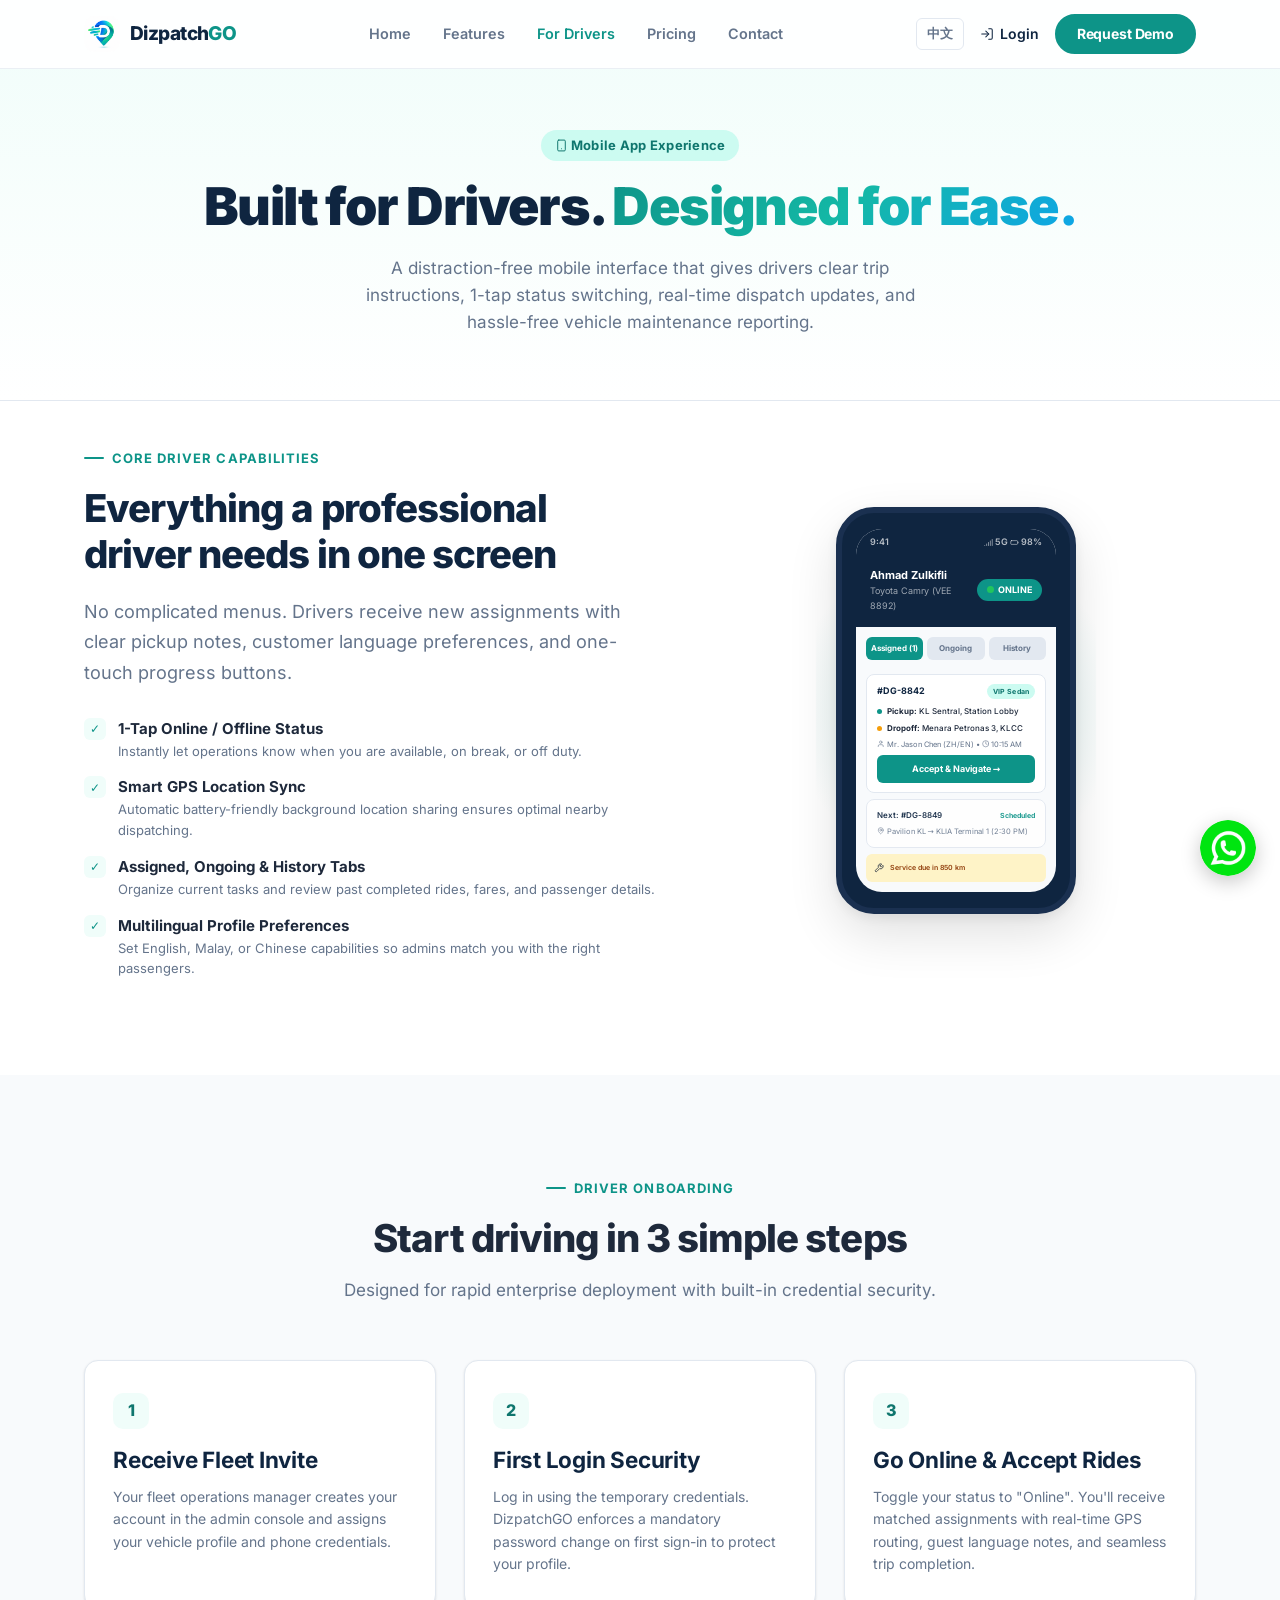
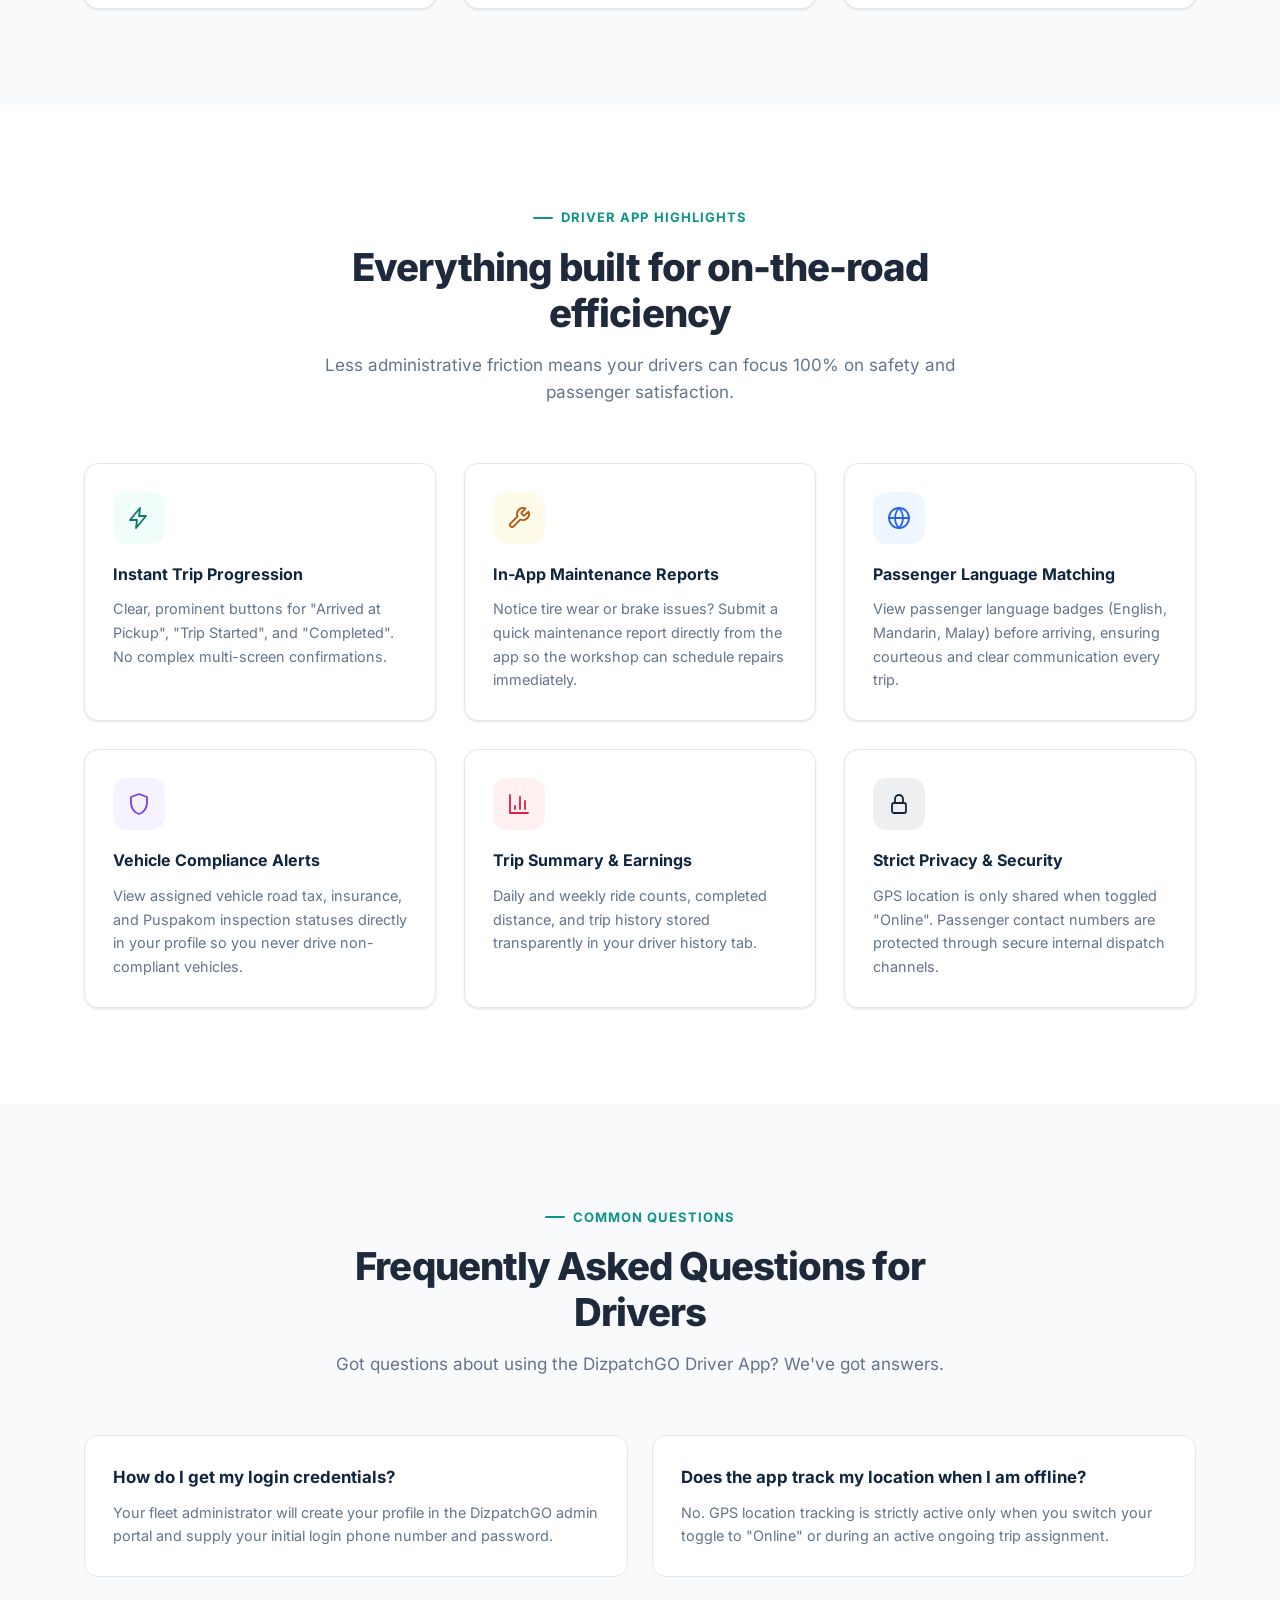
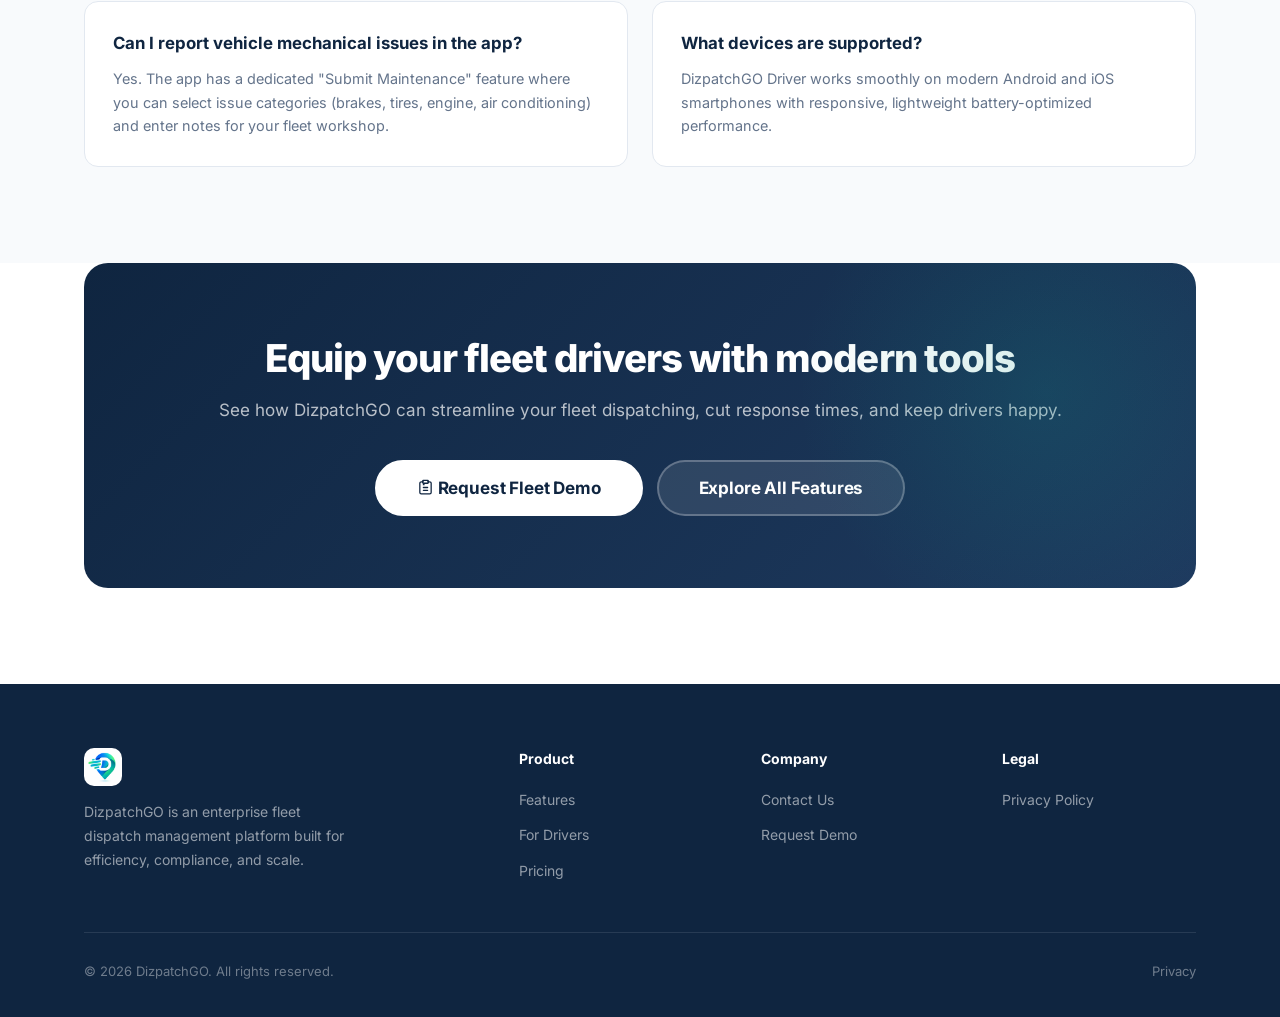
<file: for-drivers.html>
<!DOCTYPE html>
<html lang="en">

<head>
  <meta charset="UTF-8">
  <meta name="viewport" content="width=device-width, initial-scale=1.0">
  <meta http-equiv="X-Content-Type-Options" content="nosniff">
  <meta http-equiv="Content-Security-Policy"
    content="default-src 'self'; style-src 'self' 'unsafe-inline'; font-src 'self'; script-src 'self'; img-src 'self' data:; connect-src 'self';">
  <title>For Drivers — DizpatchGO Mobile App</title>
  <link rel="canonical" href="https://dizpatchgo.com/for-drivers.html">
  <meta name="description"
    content="Empower your fleet drivers with the DizpatchGO Driver App. One-tap availability, live GPS dispatch, clear order workflows, and self-service maintenance reporting.">
  <meta name="robots" content="index, follow">
  <link rel="icon" type="image/png" sizes="64x64" href="assets/favicon.png">
  <link rel="preload" href="assets/fonts/inter/inter-latin-v20.woff2" as="font" type="font/woff2" crossorigin>
  <link rel="stylesheet" href="css/style.css?v=20261029-fonts">
  <style>
    /* Driver page specific styles */
    .driver-hero-grid {
      display: grid;
      grid-template-columns: 1.2fr 1fr;
      gap: 56px;
      align-items: center;
    }

    .driver-visual-wrap {
      display: flex;
      justify-content: center;
      position: relative;
    }

    .driver-phone-glow {
      position: absolute;
      width: 280px;
      height: 380px;
      background: radial-gradient(circle, rgba(13, 148, 136, 0.2) 0%, transparent 70%);
      top: 50%;
      left: 50%;
      transform: translate(-50%, -50%);
      z-index: 0;
      pointer-events: none;
    }

    .step-card {
      background: #fff;
      border: 1px solid var(--border);
      border-radius: var(--radius);
      padding: 32px 28px;
      position: relative;
      transition: var(--transition);
      box-shadow: var(--shadow-sm);
    }

    .step-card:hover {
      box-shadow: var(--shadow);
      transform: translateY(-2px);
      border-color: #cbd5e1;
    }

    .step-badge {
      display: inline-flex;
      align-items: center;
      justify-content: center;
      width: 36px;
      height: 36px;
      border-radius: 10px;
      background: var(--bg-teal);
      color: var(--teal-dark);
      font-weight: 800;
      font-size: 1rem;
      margin-bottom: 16px;
    }

    .faq-grid {
      display: grid;
      grid-template-columns: repeat(2, 1fr);
      gap: 24px;
    }

    .faq-card {
      background: #fff;
      border: 1px solid var(--border);
      border-radius: var(--radius);
      padding: 28px;
    }

    .faq-card h3 {
      font-size: 1.05rem;
      font-weight: 700;
      color: var(--navy);
      margin-bottom: 10px;
    }

    .faq-card p {
      font-size: 0.9rem;
      color: var(--muted);
      line-height: 1.65;
    }

    @media (max-width: 900px) {
      .driver-hero-grid {
        grid-template-columns: 1fr;
        gap: 40px;
      }

      .faq-grid {
        grid-template-columns: 1fr;
      }
    }
  </style>
  
<!-- Breadcrumb Structured Data -->
<script type="application/ld+json">
{
  "@context": "https://schema.org",
  "@type": "BreadcrumbList",
  "@id": "https://dizpatchgo.com/for-drivers.html#breadcrumb",
  "itemListElement": [
    {
      "@type": "ListItem",
      "position": 1,
      "name": "Home",
      "item": "https://dizpatchgo.com/"
    },
    {
      "@type": "ListItem",
      "position": 2,
      "name": "For Drivers",
      "item": "https://dizpatchgo.com/for-drivers.html"
    }
  ]
}
</script>

</head>

<body>

  <!-- ═══════════════════════════════════════════════════
     NAVIGATION
═══════════════════════════════════════════════════ -->
  <header>
    <nav class="nav" aria-label="Main navigation">
      <div class="container">
        <div class="nav-inner">
          <a href="/" class="nav-logo" aria-label="DizpatchGO home">
            <img src="assets/brandlogo-128.png" alt="" class="logo-mark" width="36" height="36" decoding="async">
            <span class="logo-text">Dizpatch<span>GO</span></span>
          </a>

          <div class="nav-links">
            <a href="/">
              <span class="en">Home</span><span class="zh">首页</span>
            </a>
            <a href="features.html">
              <span class="en">Features</span><span class="zh">功能</span>
            </a>
            <a href="for-drivers.html" class="active">
              <span class="en">For Drivers</span><span class="zh">司机专区</span>
            </a>
            <a href="pricing.html"><span class="en">Pricing</span><span class="zh">价格</span></a>
            <a href="contact.html">
              <span class="en">Contact</span><span class="zh">联系我们</span>
            </a>
          </div>

          <div class="nav-cta">
            <button class="lang-switch" id="langSwitchBtn" type="button" aria-label="Switch language">中文</button>
            <a href="https://vehicle-management-system.dizpatchgo.com/" class="nav-login"><svg class="icon-svg"
                style="display:inline-block;width:1em;height:1em;vertical-align:-0.15em;flex-shrink:0;"
                viewBox="0 0 24 24" fill="none" stroke="currentColor" stroke-width="1.8" stroke-linecap="round"
                stroke-linejoin="round" aria-hidden="true" focusable="false">
                <path d="M15 3h4a2 2 0 0 1 2 2v14a2 2 0 0 1-2 2h-4" />
                <path d="M10 17l5-5-5-5" />
                <path d="M15 12H3" />
              </svg><span class="en">Login</span><span class="zh">登录</span></a>
            <a href="contact.html" class="btn btn-primary btn-sm">
              <span class="en">Request Demo</span><span class="zh">申请演示</span>
            </a>
          </div>

          <button class="hamburger" id="hamburgerBtn" type="button" aria-label="Open menu" aria-expanded="false"
            aria-controls="mobileMenu">
            <span></span><span></span><span></span>
          </button>
        </div>
      </div>
      <div class="mobile-menu" id="mobileMenu">
        <a href="/"><span class="en">Home</span><span class="zh">首页</span></a>
        <a href="features.html"><span class="en">Features</span><span class="zh">功能</span></a>
        <a href="for-drivers.html"><span class="en">For Drivers</span><span class="zh">司机专区</span></a>
        <a href="pricing.html"><span class="en">Pricing</span><span class="zh">价格</span></a>
        <a href="contact.html"><span class="en">Contact</span><span class="zh">联系我们</span></a>
        <button class="lang-switch" id="mobileLangSwitchBtn" type="button"
          style="margin-top:8px;padding:8px 0;text-align:left;background:none;border:none;color:var(--teal);font-weight:700;">Switch
          to 中文</button>
        <a href="https://vehicle-management-system.dizpatchgo.com/" class="nav-login"><svg class="icon-svg"
            style="display:inline-block;width:1em;height:1em;vertical-align:-0.15em;flex-shrink:0;" viewBox="0 0 24 24"
            fill="none" stroke="currentColor" stroke-width="1.8" stroke-linecap="round" stroke-linejoin="round"
            aria-hidden="true" focusable="false">
            <path d="M15 3h4a2 2 0 0 1 2 2v14a2 2 0 0 1-2 2h-4" />
            <path d="M10 17l5-5-5-5" />
            <path d="M15 12H3" />
          </svg><span class="en">Login</span><span class="zh">登录</span></a>
        <a href="contact.html" class="btn btn-primary btn-sm" style="margin-top:10px;"><span class="en">Request
            Demo</span><span class="zh">申请演示</span></a>
      </div>
    </nav>
  </header>

  <main id="main-content">

    <!-- ═══════════════════════════════════════════════════
     PAGE HERO
═══════════════════════════════════════════════════ -->
    <section class="page-hero" aria-labelledby="driver-hero-heading">
      <div class="container">
        <div class="page-hero-label">
          <span class="badge badge-teal">
            <span class="en"><svg class="icon-svg"
                style="display:inline-block;width:1em;height:1em;vertical-align:-0.15em;flex-shrink:0;"
                viewBox="0 0 24 24" fill="none" stroke="currentColor" stroke-width="1.8" stroke-linecap="round"
                stroke-linejoin="round" aria-hidden="true" focusable="false">
                <rect x="5" y="2" width="14" height="20" rx="2" />
                <path d="M12 18h.01" />
              </svg> Mobile App Experience</span>
            <span class="zh"><svg class="icon-svg"
                style="display:inline-block;width:1em;height:1em;vertical-align:-0.15em;flex-shrink:0;"
                viewBox="0 0 24 24" fill="none" stroke="currentColor" stroke-width="1.8" stroke-linecap="round"
                stroke-linejoin="round" aria-hidden="true" focusable="false">
                <rect x="5" y="2" width="14" height="20" rx="2" />
                <path d="M12 18h.01" />
              </svg> 移动端应用体验</span>
          </span>
        </div>
        <h1 class="h1" id="driver-hero-heading">
          <span class="en">Built for Drivers. <span class="gradient-text">Designed for Ease.</span></span>
          <span class="zh">专为司机打造，<span class="gradient-text">极致简便流畅</span></span>
        </h1>
        <p>
          <span class="en">A distraction-free mobile interface that gives drivers clear trip instructions, 1-tap status
            switching, real-time dispatch updates, and hassle-free vehicle maintenance reporting.</span>
          <span class="zh">无干扰的移动界面，为司机提供清晰的行程指令、一键切换接单状态、实时调度更新以及便捷的车辆保养申报。</span>
        </p>
      </div>
    </section>

    <!-- ═══════════════════════════════════════════════════
     APP SHOWCASE HERO
═══════════════════════════════════════════════════ -->
    <section aria-labelledby="driver-capabilities-heading" class="section" style="padding-top: 40px;">
      <div class="container">
        <div class="driver-hero-grid">
          <div class="reveal">
            <div class="section-label">
              <span class="en">Core Driver Capabilities</span>
              <span class="zh">核心司机功能</span>
            </div>
            <h2 id="driver-capabilities-heading" class="h2" style="color:var(--navy);margin-bottom:20px;">
              <span class="en">Everything a professional driver needs in one screen</span>
              <span class="zh">专业司机所需的一切，尽在一屏掌控</span>
            </h2>
            <p class="body-lg text-muted" style="margin-bottom:28px;">
              <span class="en">No complicated menus. Drivers receive new assignments with clear pickup notes, customer
                language preferences, and one-touch progress buttons.</span>
              <span class="zh">告别复杂繁琐的多层菜单。司机可清晰接收派单信息、上车备注、乘客语言偏好及一键推进状态按钮。</span>
            </p>

            <ul class="feature-list">
              <li class="feature-list-item">
                <span class="check" aria-hidden="true">✓</span>
                <div>
                  <strong><span class="en">1-Tap Online / Offline Status</span><span
                      class="zh">一键上下线状态切换</span></strong>
                  <p class="caption"><span class="en">Instantly let operations know when you are available, on break, or
                      off duty.</span><span class="zh">即时告知调度后台当前是可接单、休息还是已下班。</span></p>
                </div>
              </li>
              <li class="feature-list-item">
                <span class="check" aria-hidden="true">✓</span>
                <div>
                  <strong><span class="en">Smart GPS Location Sync</span><span class="zh">智能后台 GPS 同步</span></strong>
                  <p class="caption"><span class="en">Automatic battery-friendly background location sharing ensures
                      optimal nearby dispatching.</span><span class="zh">低功耗后台位置自动同步，确保系统为您分配最优就近订单。</span></p>
                </div>
              </li>
              <li class="feature-list-item">
                <span class="check" aria-hidden="true">✓</span>
                <div>
                  <strong><span class="en">Assigned, Ongoing &amp; History Tabs</span><span
                      class="zh">待接、进行中与历史订单清晰分类</span></strong>
                  <p class="caption"><span class="en">Organize current tasks and review past completed rides, fares, and
                      passenger details.</span><span class="zh">井井有条地组织当下任务，随时回溯已完成行程、车费与乘客明细。</span></p>
                </div>
              </li>
              <li class="feature-list-item">
                <span class="check" aria-hidden="true">✓</span>
                <div>
                  <strong><span class="en">Multilingual Profile Preferences</span><span
                      class="zh">多语言接单偏好</span></strong>
                  <p class="caption"><span class="en">Set English, Malay, or Chinese capabilities so admins match you
                      with the right passengers.</span><span class="zh">支持设定英语、马来语、中文语言能力，便于系统精准匹配乘客。</span></p>
                </div>
              </li>
            </ul>
          </div>

          <!-- Phone Mockup Visual -->
          <div class="driver-visual-wrap reveal reveal-delay-1" aria-hidden="true">
            <div class="driver-phone-glow"></div>
            <div class="phone-frame" style="position:relative;z-index:1;">
              <div class="phone-screen">
                <div class="phone-status-bar">
                  <span>9:41</span>
                  <span><svg class="icon-svg"
                      style="display:inline-block;width:1em;height:1em;vertical-align:-0.15em;flex-shrink:0;"
                      viewBox="0 0 24 24" fill="none" stroke="currentColor" stroke-width="1.8" stroke-linecap="round"
                      stroke-linejoin="round" aria-hidden="true" focusable="false">
                      <path d="M2 20h.01" />
                      <path d="M7 20v-4" />
                      <path d="M12 20v-8" />
                      <path d="M17 20V8" />
                      <path d="M22 20V4" />
                    </svg> 5G <svg class="icon-svg"
                      style="display:inline-block;width:1em;height:1em;vertical-align:-0.15em;flex-shrink:0;"
                      viewBox="0 0 24 24" fill="none" stroke="currentColor" stroke-width="1.8" stroke-linecap="round"
                      stroke-linejoin="round" aria-hidden="true" focusable="false">
                      <rect x="2" y="7" width="18" height="10" rx="2" />
                      <path d="M22 11v2" />
                    </svg> 98%</span>
                </div>
                <div class="phone-topbar">
                  <div class="driver-info">
                    <span class="dname">Ahmad Zulkifli</span>
                    <span class="dsub">Toyota Camry (VEE 8892)</span>
                  </div>
                  <div class="toggle-pill">
                    <span class="status-dot" aria-hidden="true"></span> <span class="en">ONLINE</span><span
                      class="zh">接单中</span>
                  </div>
                </div>
                <div class="phone-body">
                  <div class="phone-tabs">
                    <div class="phone-tab"><span class="en">Assigned (1)</span><span class="zh">待接 (1)</span></div>
                    <div class="phone-tab inactive"><span class="en">Ongoing</span><span class="zh">进行中</span></div>
                    <div class="phone-tab inactive"><span class="en">History</span><span class="zh">历史</span></div>
                  </div>

                  <!-- Active Assignment Card -->
                  <div class="mini-order-card">
                    <div class="flex-between" style="margin-bottom:6px;">
                      <span style="font-size:9px;font-weight:700;color:var(--navy);">#DG-8842</span>
                      <span class="badge badge-teal" style="font-size:7px;padding:2px 6px;">VIP Sedan</span>
                    </div>
                    <div class="mini-order-row">
                      <div class="mini-dot pickup"></div>
                      <div class="mini-text"><strong>Pickup:</strong> KL Sentral, Station Lobby</div>
                    </div>
                    <div class="mini-order-row">
                      <div class="mini-dot dropoff"></div>
                      <div class="mini-text"><strong>Dropoff:</strong> Menara Petronas 3, KLCC</div>
                    </div>
                    <div style="font-size:7.5px;color:var(--muted);margin:4px 0;">
                      <span><svg class="icon-svg"
                          style="display:inline-block;width:1em;height:1em;vertical-align:-0.15em;flex-shrink:0;"
                          viewBox="0 0 24 24" fill="none" stroke="currentColor" stroke-width="1.8"
                          stroke-linecap="round" stroke-linejoin="round" aria-hidden="true" focusable="false">
                          <path d="M20 21v-2a4 4 0 0 0-4-4H8a4 4 0 0 0-4 4v2" />
                          <circle cx="12" cy="7" r="4" />
                        </svg> Mr. Jason Chen (ZH/EN)</span> • <span><svg class="icon-svg"
                          style="display:inline-block;width:1em;height:1em;vertical-align:-0.15em;flex-shrink:0;"
                          viewBox="0 0 24 24" fill="none" stroke="currentColor" stroke-width="1.8"
                          stroke-linecap="round" stroke-linejoin="round" aria-hidden="true" focusable="false">
                          <circle cx="12" cy="12" r="10" />
                          <path d="M12 6v6l4 2" />
                        </svg> 10:15 AM</span>
                    </div>
                    <div class="phone-btn" style="cursor:pointer;">
                      <span class="en">Accept &amp; Navigate →</span>
                      <span class="zh">接单并开始导航 →</span>
                    </div>
                  </div>

                  <!-- Upcoming / Scheduled Card -->
                  <div class="mini-order-card" style="opacity:0.9;">
                    <div class="flex-between" style="margin-bottom:4px;">
                      <span style="font-size:8px;font-weight:600;color:var(--navy);">Next: #DG-8849</span>
                      <span style="font-size:7px;color:var(--teal);font-weight:700;">Scheduled</span>
                    </div>
                    <div style="font-size:7.5px;color:var(--muted);">
                      <svg class="icon-svg"
                        style="display:inline-block;width:1em;height:1em;vertical-align:-0.15em;flex-shrink:0;"
                        viewBox="0 0 24 24" fill="none" stroke="currentColor" stroke-width="1.8" stroke-linecap="round"
                        stroke-linejoin="round" aria-hidden="true" focusable="false">
                        <path d="M20 10c0 6-8 12-8 12s-8-6-8-12a8 8 0 0 1 16 0Z" />
                        <circle cx="12" cy="10" r="3" />
                      </svg> Pavilion KL → KLIA Terminal 1 (2:30 PM)
                    </div>
                  </div>

                  <!-- Maintenance Notification -->
                  <div
                    style="background:#fef3c7;border-radius:6px;padding:6px 8px;display:flex;align-items:center;gap:6px;">
                    <span style="font-size:10px;"><svg class="icon-svg"
                        style="display:inline-block;width:1em;height:1em;vertical-align:-0.15em;flex-shrink:0;"
                        viewBox="0 0 24 24" fill="none" stroke="currentColor" stroke-width="1.8" stroke-linecap="round"
                        stroke-linejoin="round" aria-hidden="true" focusable="false">
                        <path
                          d="M14.7 6.3a1 1 0 0 0 0 1.4l1.6 1.6a1 1 0 0 0 1.4 0l3.77-3.77a6 6 0 0 1-7.94 7.94l-6.91 6.91a2.12 2.12 0 0 1-3-3l6.91-6.91a6 6 0 0 1 7.94-7.94l-3.76 3.76z" />
                      </svg></span>
                    <span style="font-size:7px;color:#92400e;font-weight:600;">
                      <span class="en">Service due in 850 km</span>
                      <span class="zh">距离下次保养还剩 850 公里</span>
                    </span>
                  </div>
                </div>
              </div>
            </div>
          </div>
        </div>
      </div>
    </section>

    <!-- ═══════════════════════════════════════════════════
     DRIVER WORKFLOW STEPS
═══════════════════════════════════════════════════ -->
    <section aria-labelledby="driver-workflow-heading" class="section" style="background: var(--bg-subtle);">
      <div class="container">
        <div class="section-header reveal">
          <div class="section-label">
            <span class="en">Driver Onboarding</span>
            <span class="zh">司机入驻与使用流程</span>
          </div>
          <h2 id="driver-workflow-heading" class="h2">
            <span class="en">Start driving in 3 simple steps</span>
            <span class="zh">简单三步，即刻上线接单</span>
          </h2>
          <p>
            <span class="en">Designed for rapid enterprise deployment with built-in credential security.</span>
            <span class="zh">专为企业高效部署打造，内置首登强制密码重置等企业级安全机制。</span>
          </p>
        </div>

        <ol class="grid-3 workflow-steps">
          <li class="step-card reveal">
            <div class="step-badge" aria-hidden="true">1</div>
            <h3 class="h3" style="color:var(--navy);margin-bottom:12px;">
              <span class="en">Receive Fleet Invite</span>
              <span class="zh">接收车队邀请与凭证</span>
            </h3>
            <p class="body-sm text-muted">
              <span class="en">Your fleet operations manager creates your account in the admin console and assigns your
                vehicle profile and phone credentials.</span>
              <span class="zh">车队管理后台为您创建专属账号，并绑定相应运营车辆与手机凭证。</span>
            </p>
          </li>

          <li class="step-card reveal reveal-delay-1">
            <div class="step-badge" aria-hidden="true">2</div>
            <h3 class="h3" style="color:var(--navy);margin-bottom:12px;">
              <span class="en">First Login Security</span>
              <span class="zh">首登重置安全密码</span>
            </h3>
            <p class="body-sm text-muted">
              <span class="en">Log in using the temporary credentials. DizpatchGO enforces a mandatory password change
                on first sign-in to protect your profile.</span>
              <span class="zh">使用初始临时密码登录，系统将强制提示修改个人密码，全面保障账户与数据安全。</span>
            </p>
          </li>

          <li class="step-card reveal reveal-delay-2">
            <div class="step-badge" aria-hidden="true">3</div>
            <h3 class="h3" style="color:var(--navy);margin-bottom:12px;">
              <span class="en">Go Online &amp; Accept Rides</span>
              <span class="zh">开启接单与行程履约</span>
            </h3>
            <p class="body-sm text-muted">
              <span class="en">Toggle your status to "Online". You'll receive matched assignments with real-time GPS
                routing, guest language notes, and seamless trip completion.</span>
              <span class="zh">轻触切换至“接单中”，实时接收智能推荐订单，享受精准定位指引与顺畅履约。</span>
            </p>
          </li>
        </ol>
      </div>
    </section>

    <!-- ═══════════════════════════════════════════════════
     DRIVER BENEFITS / FEATURES GRID
═══════════════════════════════════════════════════ -->
    <section aria-labelledby="driver-features-heading" class="section">
      <div class="container">
        <div class="section-header reveal">
          <div class="section-label">
            <span class="en">Driver App Highlights</span>
            <span class="zh">司机端亮点功能</span>
          </div>
          <h2 id="driver-features-heading" class="h2">
            <span class="en">Everything built for on-the-road efficiency</span>
            <span class="zh">专注于行车途中的便捷与高效</span>
          </h2>
          <p>
            <span class="en">Less administrative friction means your drivers can focus 100% on safety and passenger
              satisfaction.</span>
            <span class="zh">减少繁琐的行政操作，让司机能够全心专注于行车安全与乘客优质服务。</span>
          </p>
        </div>

        <ul class="grid-3">
          <li class="card feature-card reveal">
            <div class="card-body">
              <div class="feature-icon feature-icon-teal"><svg class="icon-svg"
                  style="display:inline-block;width:1em;height:1em;vertical-align:-0.15em;flex-shrink:0;"
                  viewBox="0 0 24 24" fill="none" stroke="currentColor" stroke-width="1.8" stroke-linecap="round"
                  stroke-linejoin="round" aria-hidden="true" focusable="false">
                  <path d="M13 2 3 14h7l-1 8 10-12h-7l1-8Z" />
                </svg></div>
              <h3>
                <span class="en">Instant Trip Progression</span>
                <span class="zh">一键推进行程状态</span>
              </h3>
              <p>
                <span class="en">Clear, prominent buttons for "Arrived at Pickup", "Trip Started", and "Completed". No
                  complex multi-screen confirmations.</span>
                <span class="zh">“已到达上车点”、“已接到乘客”、“行程已结束”大按钮清晰易触，无需繁琐层级确认。</span>
              </p>
            </div>
          </li>

          <li class="card feature-card reveal reveal-delay-1">
            <div class="card-body">
              <div class="feature-icon feature-icon-amber"><svg class="icon-svg"
                  style="display:inline-block;width:1em;height:1em;vertical-align:-0.15em;flex-shrink:0;"
                  viewBox="0 0 24 24" fill="none" stroke="currentColor" stroke-width="1.8" stroke-linecap="round"
                  stroke-linejoin="round" aria-hidden="true" focusable="false">
                  <path
                    d="M14.7 6.3a1 1 0 0 0 0 1.4l1.6 1.6a1 1 0 0 0 1.4 0l3.77-3.77a6 6 0 0 1-7.94 7.94l-6.91 6.91a2.12 2.12 0 0 1-3-3l6.91-6.91a6 6 0 0 1 7.94-7.94l-3.76 3.76z" />
                </svg></div>
              <h3>
                <span class="en">In-App Maintenance Reports</span>
                <span class="zh">应用内故障与保养上报</span>
              </h3>
              <p>
                <span class="en">Notice tire wear or brake issues? Submit a quick maintenance report directly from the
                  app so the workshop can schedule repairs immediately.</span>
                <span class="zh">发现轮胎磨损或刹车异响？司机可直接在手机端快速提交保养需求，车队工坊即刻跟进。</span>
              </p>
            </div>
          </li>

          <li class="card feature-card reveal reveal-delay-2">
            <div class="card-body">
              <div class="feature-icon feature-icon-blue"><svg class="icon-svg"
                  style="display:inline-block;width:1em;height:1em;vertical-align:-0.15em;flex-shrink:0;"
                  viewBox="0 0 24 24" fill="none" stroke="currentColor" stroke-width="1.8" stroke-linecap="round"
                  stroke-linejoin="round" aria-hidden="true" focusable="false">
                  <circle cx="12" cy="12" r="10" />
                  <path d="M2 12h20" />
                  <path
                    d="M12 2a15.3 15.3 0 0 1 4 10 15.3 15.3 0 0 1-4 10 15.3 15.3 0 0 1-4-10 15.3 15.3 0 0 1 4-10Z" />
                </svg></div>
              <h3>
                <span class="en">Passenger Language Matching</span>
                <span class="zh">语言偏好精准对接</span>
              </h3>
              <p>
                <span class="en">View passenger language badges (English, Mandarin, Malay) before arriving, ensuring
                  courteous and clear communication every trip.</span>
                <span class="zh">在到达前即可获知乘客语言偏好（英语、中文、马来语），从容提供体贴专业的沟通体验。</span>
              </p>
            </div>
          </li>

          <li class="card feature-card reveal">
            <div class="card-body">
              <div class="feature-icon feature-icon-violet"><svg class="icon-svg"
                  style="display:inline-block;width:1em;height:1em;vertical-align:-0.15em;flex-shrink:0;"
                  viewBox="0 0 24 24" fill="none" stroke="currentColor" stroke-width="1.8" stroke-linecap="round"
                  stroke-linejoin="round" aria-hidden="true" focusable="false">
                  <path d="M12 2 4 5v6c0 5.25 3.4 9.74 8 11 4.6-1.26 8-5.75 8-11V5Z" />
                </svg></div>
              <h3>
                <span class="en">Vehicle Compliance Alerts</span>
                <span class="zh">合规与年检到期提醒</span>
              </h3>
              <p>
                <span class="en">View assigned vehicle road tax, insurance, and Puspakom inspection statuses directly in
                  your profile so you never drive non-compliant vehicles.</span>
                <span class="zh">个人主页可随时查看所驾车辆的路税、保险与 Puspakom 验车有效期，杜绝违规上路风险。</span>
              </p>
            </div>
          </li>

          <li class="card feature-card reveal reveal-delay-1">
            <div class="card-body">
              <div class="feature-icon feature-icon-rose"><svg class="icon-svg"
                  style="display:inline-block;width:1em;height:1em;vertical-align:-0.15em;flex-shrink:0;"
                  viewBox="0 0 24 24" fill="none" stroke="currentColor" stroke-width="1.8" stroke-linecap="round"
                  stroke-linejoin="round" aria-hidden="true" focusable="false">
                  <path d="M3 3v18h18" />
                  <path d="M18 17V9" />
                  <path d="M13 17V5" />
                  <path d="M8 17v-3" />
                </svg></div>
              <h3>
                <span class="en">Trip Summary &amp; Earnings</span>
                <span class="zh">行程统计与数据回溯</span>
              </h3>
              <p>
                <span class="en">Daily and weekly ride counts, completed distance, and trip history stored transparently
                  in your driver history tab.</span>
                <span class="zh">每日与每周完成单量、行驶总里程及历史单据透明记录，方便核算。</span>
              </p>
            </div>
          </li>

          <li class="card feature-card reveal reveal-delay-2">
            <div class="card-body">
              <div class="feature-icon feature-icon-navy"><svg class="icon-svg"
                  style="display:inline-block;width:1em;height:1em;vertical-align:-0.15em;flex-shrink:0;"
                  viewBox="0 0 24 24" fill="none" stroke="currentColor" stroke-width="1.8" stroke-linecap="round"
                  stroke-linejoin="round" aria-hidden="true" focusable="false">
                  <rect x="5" y="11" width="14" height="10" rx="2" />
                  <path d="M8 11V7a4 4 0 0 1 8 0v4" />
                </svg></div>
              <h3>
                <span class="en">Strict Privacy &amp; Security</span>
                <span class="zh">严密隐私与账号安全</span>
              </h3>
              <p>
                <span class="en">GPS location is only shared when toggled "Online". Passenger contact numbers are
                  protected through secure internal dispatch channels.</span>
                <span class="zh">仅在“上线”状态下同步定位；乘客联系方式通过内部安全调度通道保护，严守隐私。</span>
              </p>
            </div>
          </li>
        </ul>
      </div>
    </section>

    <!-- ═══════════════════════════════════════════════════
     DRIVER FAQ SECTION
═══════════════════════════════════════════════════ -->
    <section class="section" style="background: var(--bg-subtle);">
      <div class="container">
        <div class="section-header reveal">
          <div class="section-label">
            <span class="en">Common Questions</span>
            <span class="zh">常见问题解答</span>
          </div>
          <h2 class="h2">
            <span class="en">Frequently Asked Questions for Drivers</span>
            <span class="zh">司机常见问题</span>
          </h2>
          <p>
            <span class="en">Got questions about using the DizpatchGO Driver App? We've got answers.</span>
            <span class="zh">关于使用 DizpatchGO 司机端应用的常见疑问与解答。</span>
          </p>
        </div>

        <div class="faq-grid">
          <div class="faq-card reveal">
            <h3>
              <span class="en">How do I get my login credentials?</span>
              <span class="zh">我该如何获取司机端登录账号？</span>
            </h3>
            <p>
              <span class="en">Your fleet administrator will create your profile in the DizpatchGO admin portal and
                supply your initial login phone number and password.</span>
              <span class="zh">您的车队运营管理员会在后台为您配置专属账号，并将初始账号及临时密码发放给您。</span>
            </p>
          </div>

          <div class="faq-card reveal reveal-delay-1">
            <h3>
              <span class="en">Does the app track my location when I am offline?</span>
              <span class="zh">下线或休息时，App 还会追踪我的定位吗？</span>
            </h3>
            <p>
              <span class="en">No. GPS location tracking is strictly active only when you switch your toggle to "Online"
                or during an active ongoing trip assignment.</span>
              <span class="zh">不会。GPS 位置同步仅在您主动开启“接单中”或处于执行订单期间启用，充分保护司机私人休息时间。</span>
            </p>
          </div>

          <div class="faq-card reveal">
            <h3>
              <span class="en">Can I report vehicle mechanical issues in the app?</span>
              <span class="zh">如果车辆出现故障，可以直接在 App 内报修吗？</span>
            </h3>
            <p>
              <span class="en">Yes. The app has a dedicated "Submit Maintenance" feature where you can select issue
                categories (brakes, tires, engine, air conditioning) and enter notes for your fleet workshop.</span>
              <span class="zh">可以。App 提供便捷的“保养报修”功能，您可直接选择故障类型（刹车、轮胎、发动机、空调等）并提交备注，直接同步给车队后勤。</span>
            </p>
          </div>

          <div class="faq-card reveal reveal-delay-1">
            <h3>
              <span class="en">What devices are supported?</span>
              <span class="zh">支持哪些手机与操作系统？</span>
            </h3>
            <p>
              <span class="en">DizpatchGO Driver works smoothly on modern Android and iOS smartphones with responsive,
                lightweight battery-optimized performance.</span>
              <span class="zh">DizpatchGO 司机端全面适配主流 Android 与 iOS 智能手机，经过深度功耗优化，省电流畅。</span>
            </p>
          </div>
        </div>
      </div>
    </section>

    <!-- ═══════════════════════════════════════════════════
     CTA BANNER
═══════════════════════════════════════════════════ -->
    <section class="section" style="padding-top: 0;">
      <div class="container">
        <div class="cta-banner reveal">
          <h2 class="h2">
            <span class="en">Equip your fleet drivers with modern tools</span>
            <span class="zh">为您的车队司机配备现代化智能调度工具</span>
          </h2>
          <p>
            <span class="en">See how DizpatchGO can streamline your fleet dispatching, cut response times, and keep
              drivers happy.</span>
            <span class="zh">体验 DizpatchGO 如何精简车队调度流程、缩短响应时间并提升司乘满意度。</span>
          </p>
          <div class="cta-banner-actions">
            <a href="contact.html" class="btn btn-white btn-lg">
              <span class="en"><svg class="icon-svg"
                  style="display:inline-block;width:1em;height:1em;vertical-align:-0.15em;flex-shrink:0;"
                  viewBox="0 0 24 24" fill="none" stroke="currentColor" stroke-width="1.8" stroke-linecap="round"
                  stroke-linejoin="round" aria-hidden="true" focusable="false">
                  <rect x="8" y="2" width="8" height="4" rx="1" />
                  <path d="M9 4H6a2 2 0 0 0-2 2v13a2 2 0 0 0 2 2h12a2 2 0 0 0 2-2V6a2 2 0 0 0-2-2h-3" />
                  <path d="M9 12h6" />
                  <path d="M9 16h6" />
                  <path d="M9 8h1" />
                </svg> Request Fleet Demo</span>
              <span class="zh"><svg class="icon-svg"
                  style="display:inline-block;width:1em;height:1em;vertical-align:-0.15em;flex-shrink:0;"
                  viewBox="0 0 24 24" fill="none" stroke="currentColor" stroke-width="1.8" stroke-linecap="round"
                  stroke-linejoin="round" aria-hidden="true" focusable="false">
                  <rect x="8" y="2" width="8" height="4" rx="1" />
                  <path d="M9 4H6a2 2 0 0 0-2 2v13a2 2 0 0 0 2 2h12a2 2 0 0 0 2-2V6a2 2 0 0 0-2-2h-3" />
                  <path d="M9 12h6" />
                  <path d="M9 16h6" />
                  <path d="M9 8h1" />
                </svg> 申请车队演示</span>
            </a>
            <a href="features.html" class="btn btn-ghost btn-lg">
              <span class="en">Explore All Features</span>
              <span class="zh">探索全部功能</span>
            </a>
          </div>
        </div>
      </div>
    </section>

  </main>

  <!-- ═══════════════════════════════════════════════════
     FOOTER
═══════════════════════════════════════════════════ -->
  <footer class="footer">
    <div class="container">
      <div class="footer-grid">
        <div class="footer-brand">
          <img src="assets/brandlogo-128.png" alt="DizpatchGO Logo" class="logo-mark" loading="lazy" decoding="async"
            width="38" height="38">
          <p class="en">DizpatchGO is an enterprise fleet dispatch management platform built for efficiency, compliance,
            and scale.</p>
          <p class="zh">DizpatchGO 是一个专为效率、合规和规模化设计的企业车队调度管理平台。</p>
        </div>
        <div class="footer-col">
          <h2 class="en">Product</h2>
          <h2 class="zh">产品</h2>
          <ul>
            <li><a href="features.html"><span class="en">Features</span><span class="zh">功能</span></a></li>
            <li><a href="for-drivers.html"><span class="en">For Drivers</span><span class="zh">司机专区</span></a></li>
            <li><a href="pricing.html"><span class="en">Pricing</span><span class="zh">价格</span></a></li>
          </ul>
        </div>
        <div class="footer-col">
          <h2 class="en">Company</h2>
          <h2 class="zh">公司</h2>
          <ul>
            <li><a href="contact.html"><span class="en">Contact Us</span><span class="zh">联系我们</span></a></li>
            <li><a href="contact.html"><span class="en">Request Demo</span><span class="zh">申请演示</span></a></li>
          </ul>
        </div>
        <div class="footer-col">
          <h2 class="en">Legal</h2>
          <h2 class="zh">法律</h2>
          <ul>
            <li><a href="privacy-policy.html"><span class="en">Privacy Policy</span><span class="zh">隐私政策</span></a>
            </li>
          </ul>
        </div>
      </div>
      <div class="footer-bottom">
        <p class="en">&copy; 2026 DizpatchGO. All rights reserved.</p>
        <p class="zh">&copy; 2026 DizpatchGO. 保留所有权利。</p>
        <div class="footer-bottom-links">
          <a href="privacy-policy.html" rel="noopener noreferrer"><span class="en">Privacy</span><span
              class="zh">隐私</span></a>
        </div>
      </div>
    </div>
  </footer>

  <!-- Floating WhatsApp Button -->
  <a href="https://wa.link/zyk4vm" class="whatsapp-float" target="_blank" rel="noopener"
    aria-label="Chat with us on WhatsApp">
    <img src="assets/whatsapp-icon.webp?v=7d0df9a7708d" width="56" height="56" alt="" aria-hidden="true">
  </a>


  <script src="js/nav.js?v=20260921" defer></script>
</body>

</html>
</file>
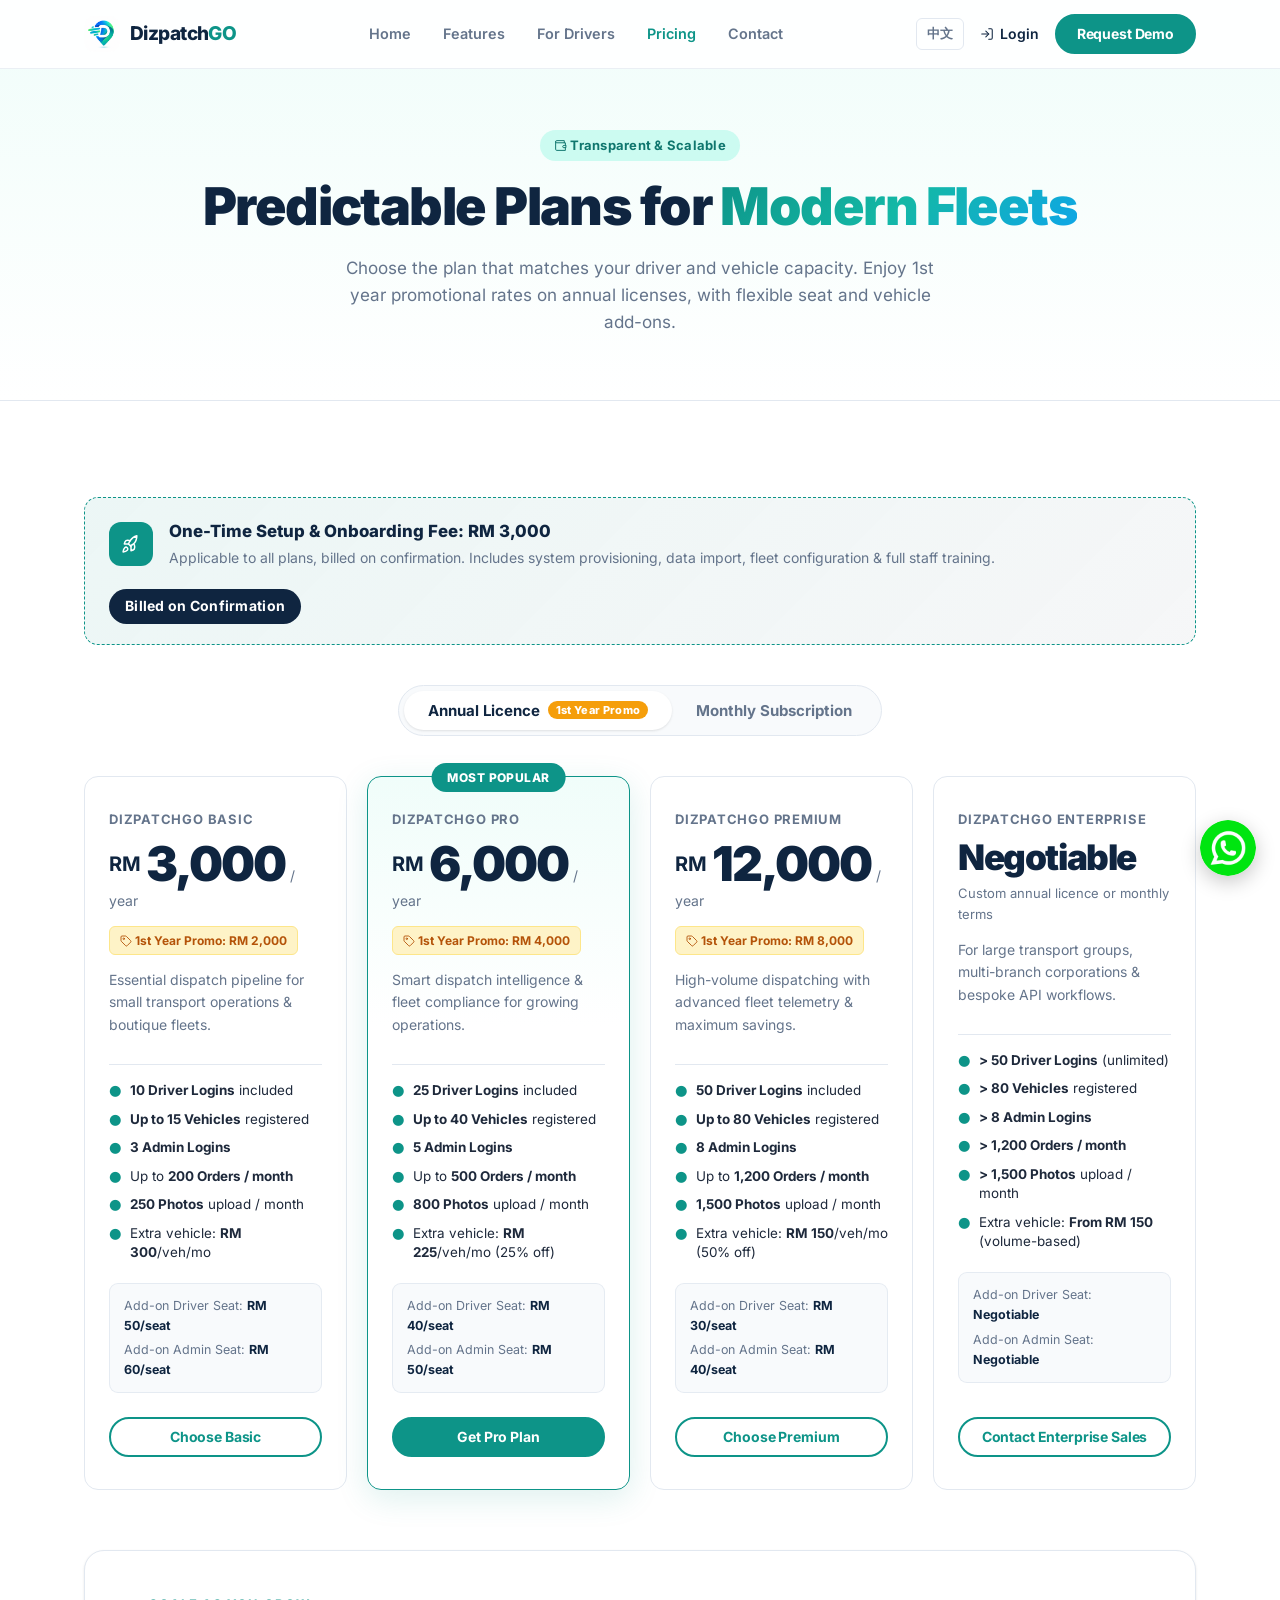
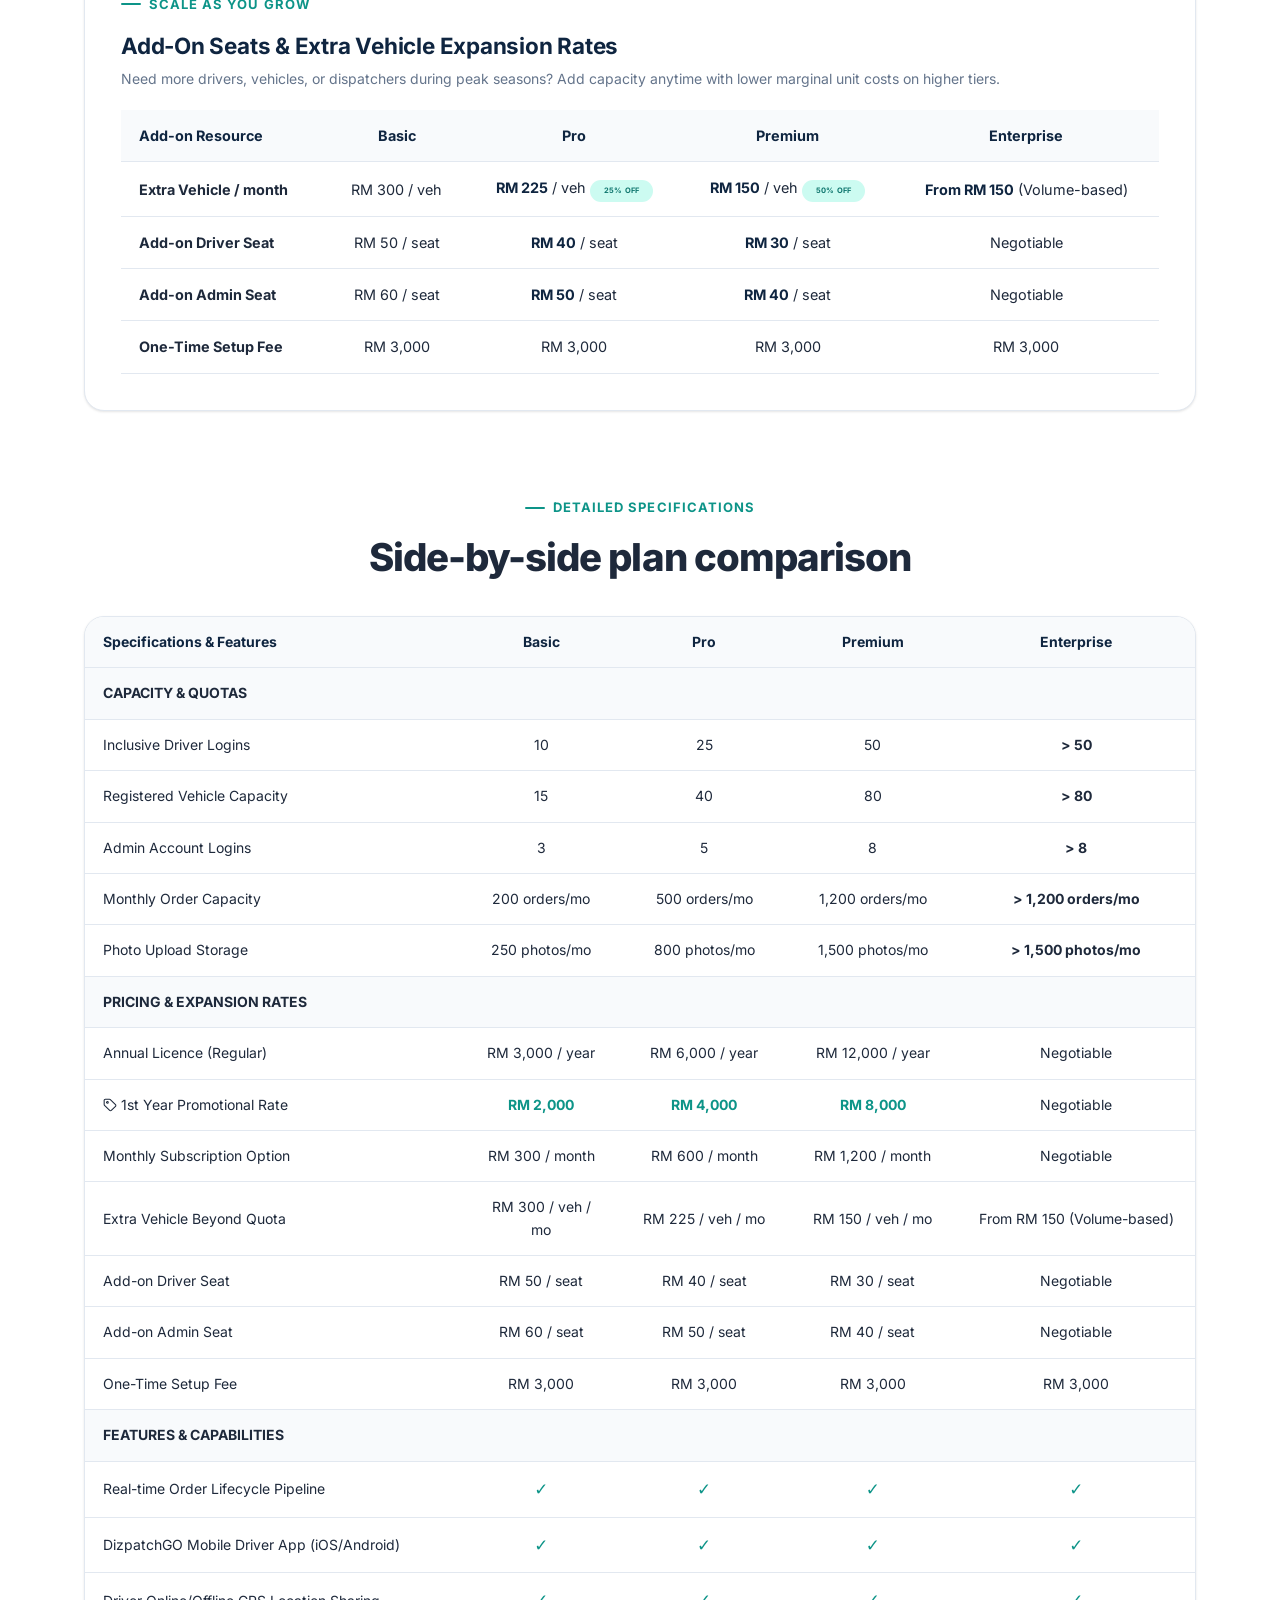
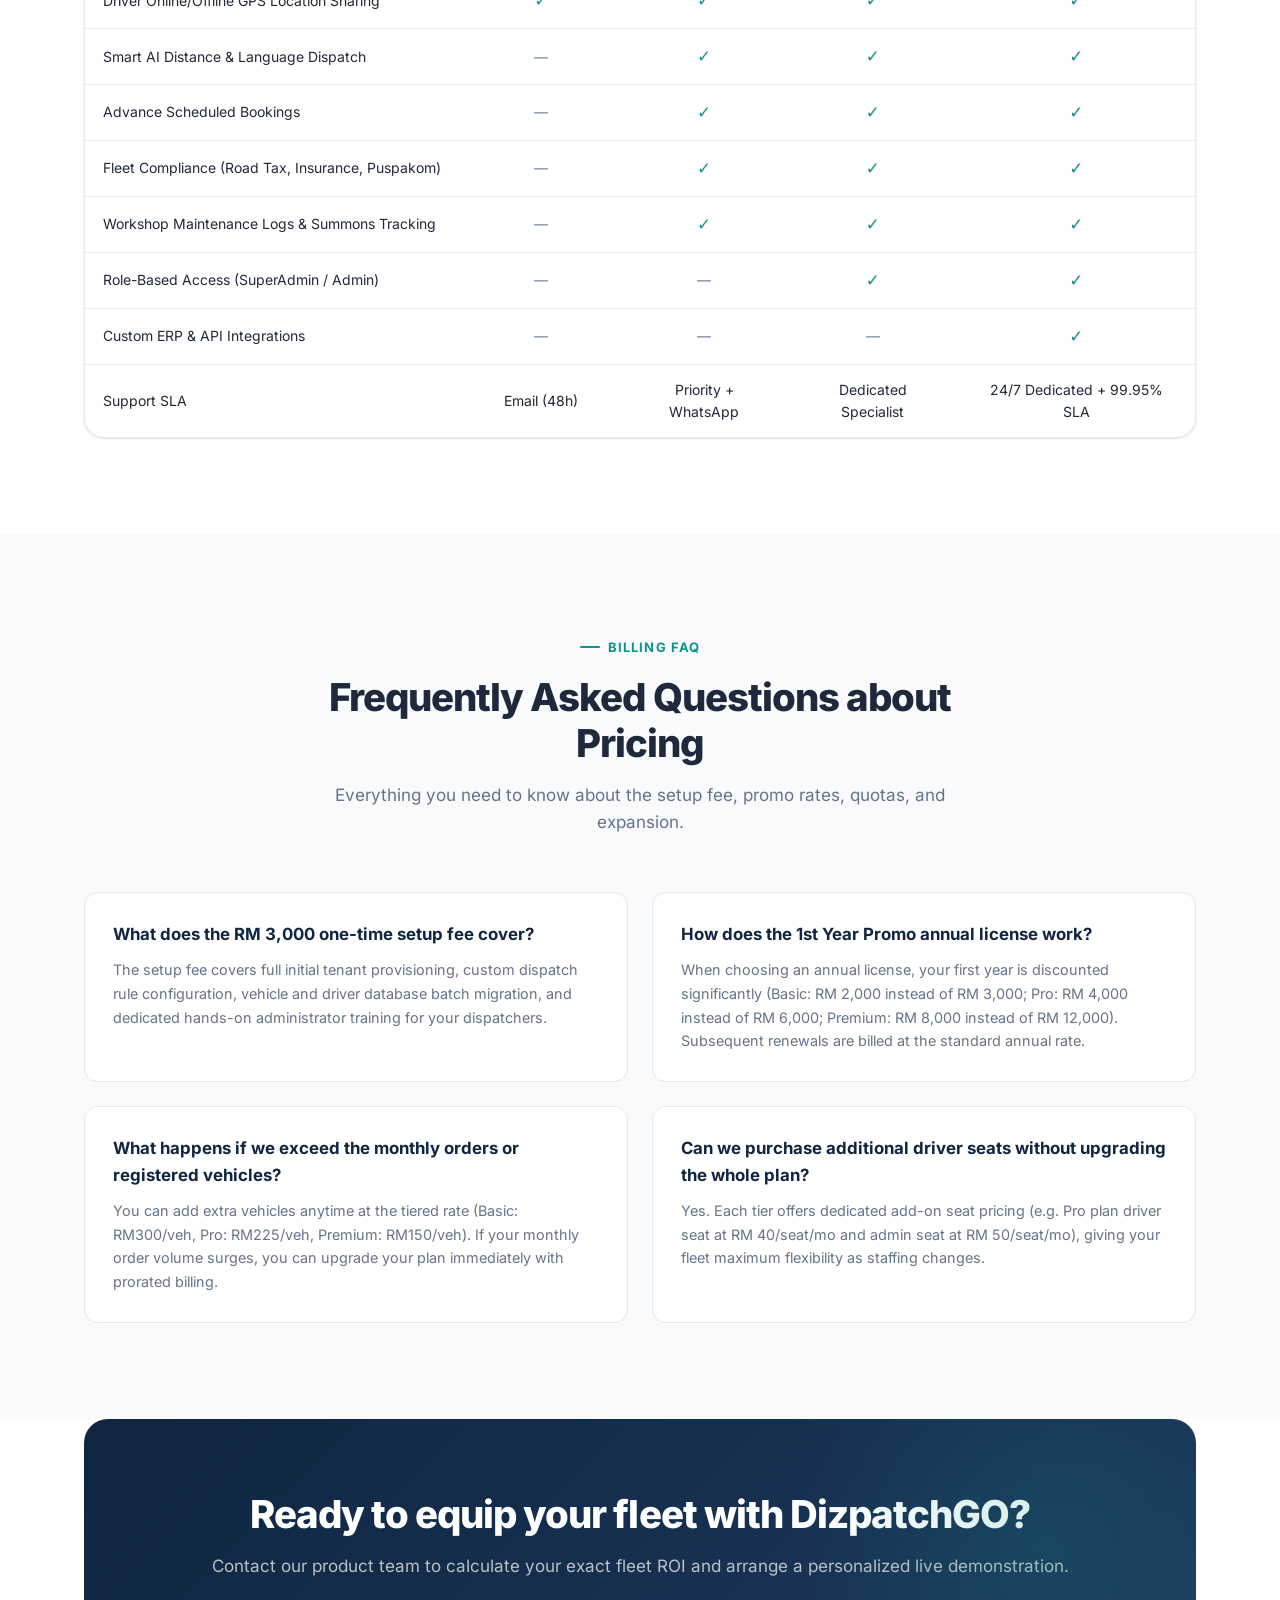
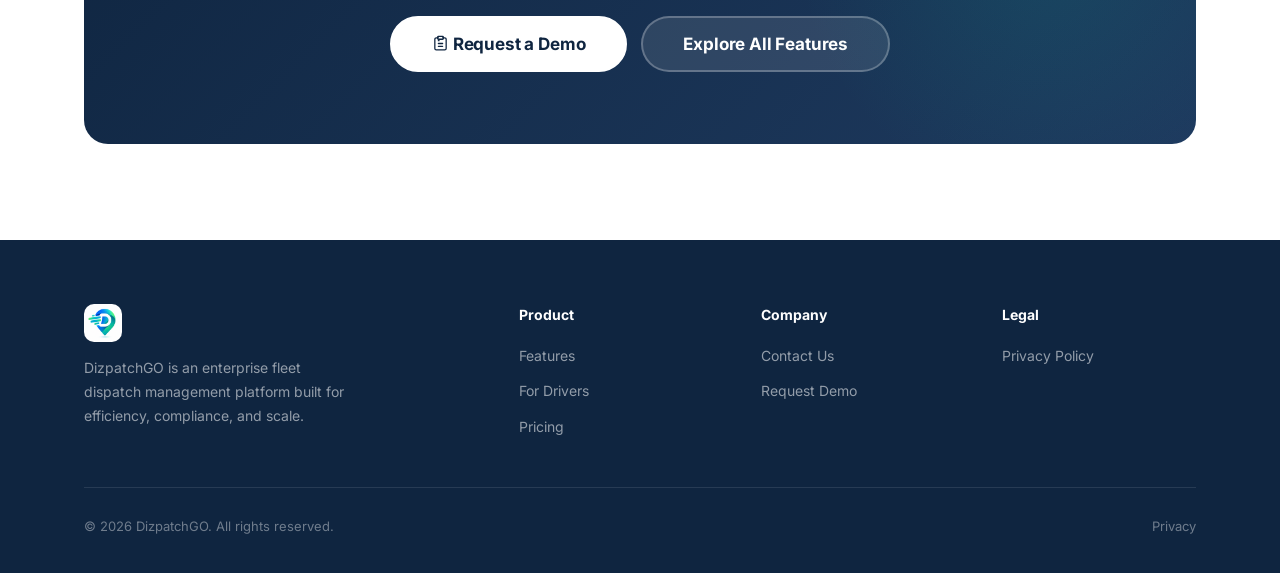
<file: pricing.html>
<!DOCTYPE html>
<html lang="en">

<head>
  <meta charset="UTF-8">
  <meta name="viewport" content="width=device-width, initial-scale=1.0">
  <meta http-equiv="X-Content-Type-Options" content="nosniff">
  <meta http-equiv="Content-Security-Policy"
    content="default-src 'self'; style-src 'self' 'unsafe-inline'; font-src 'self'; script-src 'self'; img-src 'self' data:; connect-src 'self';">
  <title>Pricing &amp; Plans — DizpatchGO Fleet Dispatch Platform</title>
  <link rel="canonical" href="https://dizpatchgo.com/pricing.html">
  <meta name="description"
    content="Official DizpatchGO pricing plans. Choose from Basic, Pro, Premium, or Enterprise tiers with flexible annual licenses, 1st year promo discounts, and transparent add-on seats.">
  <meta name="robots" content="index, follow">
  <link rel="icon" type="image/png" sizes="64x64" href="assets/favicon.png">
  <link rel="preload" href="assets/fonts/inter/inter-latin-v20.woff2" as="font" type="font/woff2" crossorigin>
  <link rel="stylesheet" href="css/style.css?v=20261029-fonts">
  <style>
    /* ── Pricing Page Custom Styles ── */
    .setup-fee-banner {
      background: linear-gradient(135deg, rgba(13, 148, 136, 0.08) 0%, rgba(15, 37, 64, 0.04) 100%);
      border: 1.5px dashed var(--teal);
      border-radius: var(--radius);
      padding: 20px 24px;
      display: flex;
      align-items: center;
      justify-content: space-between;
      gap: 20px;
      margin-bottom: 40px;
      flex-wrap: wrap;
    }

    .setup-fee-info {
      display: flex;
      align-items: center;
      gap: 16px;
    }

    .setup-fee-icon {
      width: 44px;
      height: 44px;
      border-radius: 12px;
      background: var(--teal);
      color: #fff;
      display: flex;
      align-items: center;
      justify-content: center;
      font-size: 1.25rem;
      flex-shrink: 0;
    }

    .setup-fee-text h2 {
      font-size: 1.05rem;
      font-weight: 800;
      color: var(--navy);
      margin-bottom: 2px;
    }

    .setup-fee-text p {
      font-size: 0.875rem;
      color: var(--muted);
    }

    .setup-fee-badge {
      background: var(--navy);
      color: #fff;
      padding: 6px 16px;
      border-radius: 999px;
      font-weight: 700;
      font-size: 0.875rem;
      letter-spacing: 0.02em;
    }

    /* Billing Toggle */
    .toggle-wrapper {
      display: flex;
      justify-content: center;
      align-items: center;
      gap: 12px;
      margin-bottom: 40px;
    }

    .billing-toggle {
      display: inline-flex;
      background: var(--bg-subtle);
      padding: 5px;
      border-radius: 999px;
      border: 1.5px solid var(--border);
    }

    .billing-toggle-btn {
      padding: 10px 24px;
      border-radius: 999px;
      border: none;
      background: transparent;
      font-size: 0.9375rem;
      font-weight: 700;
      color: var(--muted);
      cursor: pointer;
      transition: var(--transition);
      display: flex;
      align-items: center;
      gap: 8px;
    }

    .billing-toggle-btn.active {
      background: #fff;
      color: var(--navy);
      box-shadow: var(--shadow-sm);
    }

    .promo-pill {
      background: #f59e0b;
      color: #fff;
      font-size: 0.6875rem;
      padding: 2px 8px;
      border-radius: 999px;
      font-weight: 800;
      letter-spacing: 0.03em;
    }

    /* 4-Card Pricing Grid */
    .pricing-grid-4 {
      display: grid;
      grid-template-columns: repeat(4, 1fr);
      gap: 20px;
    }

    .pricing-card-compact {
      border: 1.5px solid var(--border);
      border-radius: var(--radius);
      padding: 32px 24px;
      background: #fff;
      position: relative;
      transition: var(--transition);
      display: flex;
      flex-direction: column;
      justify-content: space-between;
    }

    .pricing-card-compact:hover {
      box-shadow: var(--shadow);
      transform: translateY(-3px);
      border-color: #cbd5e1;
    }

    .pricing-card-compact.featured {
      border-color: var(--teal);
      background: linear-gradient(180deg, #f0fdfa 0%, #fff 35%);
      box-shadow: 0 8px 32px rgba(13, 148, 136, .14);
    }

    /* Price display transitions */
    .price-annual-view,
    .price-monthly-view {
      transition: opacity 0.2s ease;
    }

    #pricingSection.show-monthly .price-annual-view {
      display: none !important;
    }

    #pricingSection.show-monthly .price-monthly-view {
      display: block !important;
    }

    #pricingSection.show-annual .price-monthly-view {
      display: none !important;
    }

    #pricingSection.show-annual .price-annual-view {
      display: block !important;
    }

    .price-promo-tag {
      display: inline-block;
      background: #fef3c7;
      color: #b45309;
      border: 1px solid #fde68a;
      padding: 4px 10px;
      border-radius: 6px;
      font-size: 0.75rem;
      font-weight: 700;
      margin-top: 6px;
    }

    .price-sub-note {
      font-size: 0.8125rem;
      color: var(--muted);
      margin-top: 4px;
    }

    .specs-group {
      margin: 20px 0;
      border-top: 1px solid var(--border);
      padding-top: 16px;
      display: flex;
      flex-direction: column;
      gap: 9px;
    }

    .spec-item {
      display: flex;
      align-items: flex-start;
      gap: 8px;
      font-size: 0.84rem;
      color: var(--text);
      line-height: 1.45;
    }

    .spec-item .dot {
      color: var(--teal);
      font-size: 0.9rem;
      line-height: 1;
      margin-top: 2px;
    }

    .addons-box {
      background: var(--bg-subtle);
      border-radius: var(--radius-sm);
      padding: 12px 14px;
      font-size: 0.78rem;
      color: var(--muted);
      margin: 16px 0 24px;
      display: flex;
      flex-direction: column;
      gap: 5px;
      border: 1px solid rgba(226, 232, 240, 0.8);
    }

    .addons-box strong {
      color: var(--navy);
    }

    /* Add-ons Matrix Section */
    .addons-matrix-card {
      background: #fff;
      border: 1px solid var(--border);
      border-radius: var(--radius-lg);
      padding: 36px;
      margin-top: 60px;
      box-shadow: var(--shadow-sm);
    }

    .addons-table {
      width: 100%;
      border-collapse: collapse;
      margin-top: 20px;
      font-size: 0.9rem;
    }

    .addons-table th,
    .addons-table td {
      padding: 14px 18px;
      border-bottom: 1px solid var(--border);
      text-align: left;
    }

    .addons-table th {
      background: var(--bg-subtle);
      font-weight: 700;
      color: var(--navy);
    }

    .addons-table td:not(:first-child),
    .addons-table th:not(:first-child) {
      text-align: center;
    }

    /* Comparison Table Styles */
    .pricing-table-wrap {
      overflow-x: auto;
      background: #fff;
      border-radius: var(--radius-lg);
      border: 1px solid var(--border);
      box-shadow: var(--shadow-sm);
      margin-top: 36px;
    }

    .pricing-table {
      width: 100%;
      border-collapse: collapse;
      text-align: left;
      font-size: 0.875rem;
    }

    .pricing-table th,
    .pricing-table td {
      padding: 14px 18px;
      border-bottom: 1px solid var(--border);
    }

    .pricing-table th {
      background: var(--bg-subtle);
      font-weight: 700;
      color: var(--navy);
    }

    .pricing-table th:first-child {
      width: 34%;
    }

    .pricing-table td:not(:first-child),
    .pricing-table th:not(:first-child) {
      text-align: center;
    }

    .pricing-table tr:last-child td {
      border-bottom: none;
    }

    .table-check {
      color: var(--teal);
      font-weight: 800;
      font-size: 1.05rem;
    }

    .table-dash {
      color: var(--muted-2);
      font-weight: 700;
    }

    .table-highlight {
      font-weight: 700;
      color: var(--navy);
    }

    /* Responsive adjustments */
    @media (max-width: 1100px) {
      .pricing-grid-4 {
        grid-template-columns: repeat(2, 1fr);
      }
    }

    @media (max-width: 640px) {
      .pricing-grid-4 {
        grid-template-columns: 1fr;
      }

      .setup-fee-banner {
        flex-direction: column;
        align-items: flex-start;
      }

      .addons-matrix-card {
        padding: 24px 16px;
      }
    }
  </style>
  <noscript>
    <style>
      #pricingSection.show-annual .price-monthly-view { display: block !important; }
    </style>
  </noscript>
  
<!-- Breadcrumb Structured Data -->
<script type="application/ld+json">
{
  "@context": "https://schema.org",
  "@type": "BreadcrumbList",
  "@id": "https://dizpatchgo.com/pricing.html#breadcrumb",
  "itemListElement": [
    {
      "@type": "ListItem",
      "position": 1,
      "name": "Home",
      "item": "https://dizpatchgo.com/"
    },
    {
      "@type": "ListItem",
      "position": 2,
      "name": "Pricing",
      "item": "https://dizpatchgo.com/pricing.html"
    }
  ]
}
</script>

</head>

<body>

  <!-- ═══════════════════════════════════════════════════
     NAVIGATION
═══════════════════════════════════════════════════ -->
  <header>
    <nav class="nav" aria-label="Main navigation">
      <div class="container">
        <div class="nav-inner">
          <a href="/" class="nav-logo" aria-label="DizpatchGO home">
            <img src="assets/brandlogo-128.png" alt="" class="logo-mark" width="36" height="36" decoding="async">
            <span class="logo-text">Dizpatch<span>GO</span></span>
          </a>

          <div class="nav-links">
            <a href="/">
              <span class="en">Home</span><span class="zh">首页</span>
            </a>
            <a href="features.html">
              <span class="en">Features</span><span class="zh">功能</span>
            </a>
            <a href="for-drivers.html">
              <span class="en">For Drivers</span><span class="zh">司机专区</span>
            </a>
            <a href="pricing.html" class="active"><span class="en">Pricing</span><span class="zh">价格</span></a>
            <a href="contact.html">
              <span class="en">Contact</span><span class="zh">联系我们</span>
            </a>
          </div>

          <div class="nav-cta">
            <button class="lang-switch" id="langSwitchBtn" type="button" aria-label="Switch language">中文</button>
            <a href="https://vehicle-management-system.dizpatchgo.com/" class="nav-login"><svg class="icon-svg"
                style="display:inline-block;width:1em;height:1em;vertical-align:-0.15em;flex-shrink:0;"
                viewBox="0 0 24 24" fill="none" stroke="currentColor" stroke-width="1.8" stroke-linecap="round"
                stroke-linejoin="round" aria-hidden="true" focusable="false">
                <path d="M15 3h4a2 2 0 0 1 2 2v14a2 2 0 0 1-2 2h-4" />
                <path d="M10 17l5-5-5-5" />
                <path d="M15 12H3" />
              </svg><span class="en">Login</span><span class="zh">登录</span></a>
            <a href="contact.html" class="btn btn-primary btn-sm">
              <span class="en">Request Demo</span><span class="zh">申请演示</span>
            </a>
          </div>

          <button class="hamburger" id="hamburgerBtn" type="button" aria-label="Open menu" aria-expanded="false"
            aria-controls="mobileMenu">
            <span></span><span></span><span></span>
          </button>
        </div>
      </div>
      <div class="mobile-menu" id="mobileMenu">
        <a href="/"><span class="en">Home</span><span class="zh">首页</span></a>
        <a href="features.html"><span class="en">Features</span><span class="zh">功能</span></a>
        <a href="for-drivers.html"><span class="en">For Drivers</span><span class="zh">司机专区</span></a>
        <a href="pricing.html" class="active"><span class="en">Pricing</span><span class="zh">价格</span></a>
        <a href="contact.html"><span class="en">Contact</span><span class="zh">联系我们</span></a>
        <button class="lang-switch" id="mobileLangSwitchBtn" type="button"
          style="margin-top:8px;padding:8px 0;text-align:left;background:none;border:none;color:var(--teal);font-weight:700;">Switch
          to 中文</button>
        <a href="https://vehicle-management-system.dizpatchgo.com/" class="nav-login"><svg class="icon-svg"
            style="display:inline-block;width:1em;height:1em;vertical-align:-0.15em;flex-shrink:0;" viewBox="0 0 24 24"
            fill="none" stroke="currentColor" stroke-width="1.8" stroke-linecap="round" stroke-linejoin="round"
            aria-hidden="true" focusable="false">
            <path d="M15 3h4a2 2 0 0 1 2 2v14a2 2 0 0 1-2 2h-4" />
            <path d="M10 17l5-5-5-5" />
            <path d="M15 12H3" />
          </svg><span class="en">Login</span><span class="zh">登录</span></a>
        <a href="contact.html" class="btn btn-primary btn-sm" style="margin-top:10px;"><span class="en">Request
            Demo</span><span class="zh">申请演示</span></a>
      </div>
    </nav>
  </header>

  <main id="main-content">

    <!-- ═══════════════════════════════════════════════════
     PAGE HERO
═══════════════════════════════════════════════════ -->
    <section class="page-hero" aria-labelledby="pricing-hero-heading">
      <div class="container">
        <div class="page-hero-label">
          <span class="badge badge-teal">
            <span class="en"><svg class="icon-svg"
                style="display:inline-block;width:1em;height:1em;vertical-align:-0.15em;flex-shrink:0;"
                viewBox="0 0 24 24" fill="none" stroke="currentColor" stroke-width="1.8" stroke-linecap="round"
                stroke-linejoin="round" aria-hidden="true" focusable="false">
                <path d="M21 12V7H5a2 2 0 0 1 0-4h14v4" />
                <path d="M3 5v14a2 2 0 0 0 2 2h16v-5" />
                <path d="M18 12a2 2 0 0 0 0 4h4v-4Z" />
              </svg> Transparent &amp; Scalable</span>
            <span class="zh"><svg class="icon-svg"
                style="display:inline-block;width:1em;height:1em;vertical-align:-0.15em;flex-shrink:0;"
                viewBox="0 0 24 24" fill="none" stroke="currentColor" stroke-width="1.8" stroke-linecap="round"
                stroke-linejoin="round" aria-hidden="true" focusable="false">
                <path d="M21 12V7H5a2 2 0 0 1 0-4h14v4" />
                <path d="M3 5v14a2 2 0 0 0 2 2h16v-5" />
                <path d="M18 12a2 2 0 0 0 0 4h4v-4Z" />
              </svg> 透明且可扩展的方案</span>
          </span>
        </div>
        <h1 class="h1" id="pricing-hero-heading">
          <span class="en">Predictable Plans for <span class="gradient-text">Modern Fleets</span></span>
          <span class="zh">契合不同规模的<span class="gradient-text">透明车队定价体系</span></span>
        </h1>
        <p>
          <span class="en">Choose the plan that matches your driver and vehicle capacity. Enjoy 1st year promotional
            rates on annual licenses, with flexible seat and vehicle add-ons.</span>
          <span class="zh">根据您的司机与车辆规模灵活选择。年度许可证尊享首年特惠折扣，并支持弹性加购司机、管理员及额外车辆配额。</span>
        </p>
      </div>
    </section>

    <!-- ═══════════════════════════════════════════════════
     PRICING SECTION
═══════════════════════════════════════════════════ -->
    <section class="section show-annual" id="pricingSection">
      <div class="container">

        <!-- Setup Fee Banner -->
        <div class="setup-fee-banner reveal">
          <div class="setup-fee-info">
            <div class="setup-fee-icon" aria-hidden="true"><svg class="icon-svg"
                style="display:inline-block;width:1em;height:1em;vertical-align:-0.15em;flex-shrink:0;"
                viewBox="0 0 24 24" fill="none" stroke="currentColor" stroke-width="1.8" stroke-linecap="round"
                stroke-linejoin="round" aria-hidden="true" focusable="false">
                <path d="M4.5 16.5c-1.5 1.5-2 5-2 5s3.5-.5 5-2c.8-.8.8-2.2 0-3s-2.2-.8-3 0Z" />
                <path d="M12 15l-3-3a22 22 0 0 1 2-3.95A12.88 12.88 0 0 1 19 2c0 2.5-.5 6.5-4 10a22 22 0 0 1-3.95 2Z" />
                <path d="M9 12H4s.55-3.03 2-4c1.62-1.08 5 0 5 0" />
                <path d="M12 15v5s3.03-.55 4-2c1.08-1.62 0-5 0-5" />
              </svg></div>
            <div class="setup-fee-text">
              <h2>
                <span class="en">One-Time Setup &amp; Onboarding Fee: RM 3,000</span>
                <span class="zh">一次性系统初始配置服务费：RM 3,000</span>
              </h2>
              <p>
                <span class="en">Applicable to all plans, billed on confirmation. Includes system provisioning, data
                  import, fleet configuration &amp; full staff training.</span>
                <span class="zh">适用于所有方案，开通确认时收取。包含专属系统部署、历史车队数据导入、合规参数配置及团队现场实操培训。</span>
              </p>
            </div>
          </div>
          <div class="setup-fee-badge">
            <span class="en">Billed on Confirmation</span>
            <span class="zh">确认开通时收取</span>
          </div>
        </div>

        <!-- Billing Period Toggle -->
        <div class="toggle-wrapper reveal">
          <div class="billing-toggle" role="group" aria-label="Billing frequency selection">
            <button type="button" class="billing-toggle-btn active" id="btnBillingAnnual" aria-pressed="true">
              <span class="en">Annual Licence</span>
              <span class="zh">年度许可证</span>
              <span class="promo-pill"><span class="en">1st Year Promo</span><span class="zh">首年特惠</span></span>
            </button>
            <button type="button" class="billing-toggle-btn" id="btnBillingMonthly" aria-pressed="false">
              <span class="en">Monthly Subscription</span>
              <span class="zh">按月订阅</span>
            </button>
          </div>
        </div>

        <!-- 4 Tiers Grid -->
        <div class="pricing-grid-4">

          <!-- PLAN 1: BASIC -->
          <div class="pricing-card-compact reveal">
            <div>
              <h2 class="pricing-tier">
                <span class="en">DizpatchGO Basic</span>
                <span class="zh">基础版 Basic</span>
              </h2>

              <!-- Price: Annual View -->
              <div class="price-annual-view">
                <div class="pricing-price">
                  <span class="currency">RM</span>
                  <span class="amount">3,000</span>
                  <span class="period">/ <span class="en">year</span><span class="zh">年</span></span>
                </div>
                <div class="price-promo-tag">
                  <span class="en"><svg class="icon-svg"
                      style="display:inline-block;width:1em;height:1em;vertical-align:-0.15em;flex-shrink:0;"
                      viewBox="0 0 24 24" fill="none" stroke="currentColor" stroke-width="1.8" stroke-linecap="round"
                      stroke-linejoin="round" aria-hidden="true" focusable="false">
                      <path
                        d="M12.59 2.59A2 2 0 0 0 11.17 2H4a2 2 0 0 0-2 2v7.17a2 2 0 0 0 .59 1.41l8.83 8.83a2 2 0 0 0 2.83 0l7.17-7.17a2 2 0 0 0 0-2.83Z" />
                      <circle cx="7.5" cy="7.5" r="1.5" />
                    </svg> 1st Year Promo: <strong>RM 2,000</strong></span>
                  <span class="zh"><svg class="icon-svg"
                      style="display:inline-block;width:1em;height:1em;vertical-align:-0.15em;flex-shrink:0;"
                      viewBox="0 0 24 24" fill="none" stroke="currentColor" stroke-width="1.8" stroke-linecap="round"
                      stroke-linejoin="round" aria-hidden="true" focusable="false">
                      <path
                        d="M12.59 2.59A2 2 0 0 0 11.17 2H4a2 2 0 0 0-2 2v7.17a2 2 0 0 0 .59 1.41l8.83 8.83a2 2 0 0 0 2.83 0l7.17-7.17a2 2 0 0 0 0-2.83Z" />
                      <circle cx="7.5" cy="7.5" r="1.5" />
                    </svg> 首年优惠价：<strong>RM 2,000</strong></span>
                </div>
              </div>

              <!-- Price: Monthly View -->
              <div class="price-monthly-view" style="display:none;">
                <div class="pricing-price">
                  <span class="currency">RM</span>
                  <span class="amount">300</span>
                  <span class="period">/ <span class="en">month</span><span class="zh">月</span></span>
                </div>
                <div class="price-sub-note">
                  <span class="en">Billed monthly</span>
                  <span class="zh">按月结算支付</span>
                </div>
              </div>

              <p class="pricing-desc" style="margin-top:14px;">
                <span class="en">Essential dispatch pipeline for small transport operations &amp; boutique
                  fleets.</span>
                <span class="zh">适用于小型车队或精品出行团队的基础调度管理。</span>
              </p>

              <!-- Core Included Specs -->
              <div class="specs-group">
                <div class="spec-item">
                  <span class="dot">●</span>
                  <span><strong><span class="en">10 Driver Logins</span><span class="zh">10 个司机账号</span></strong> <span
                      class="en">included</span><span class="zh">已包含</span></span>
                </div>
                <div class="spec-item">
                  <span class="dot">●</span>
                  <span><strong><span class="en">Up to 15 Vehicles</span><span class="zh">最多 15 辆注册车辆</span></strong>
                    <span class="en">registered</span></span>
                </div>
                <div class="spec-item">
                  <span class="dot">●</span>
                  <span><strong><span class="en">3 Admin Logins</span><span class="zh">3 个管理员账号</span></strong></span>
                </div>
                <div class="spec-item">
                  <span class="dot">●</span>
                  <span><span class="en">Up to <strong>200 Orders / month</strong></span><span class="zh">每月最多
                      <strong>200 单</strong></span></span>
                </div>
                <div class="spec-item">
                  <span class="dot">●</span>
                  <span><span class="en"><strong>250 Photos</strong> upload / month</span><span class="zh">每月
                      <strong>250 张照片</strong>上传</span></span>
                </div>
                <div class="spec-item">
                  <span class="dot">●</span>
                  <span><span class="en">Extra vehicle: <strong>RM 300</strong>/veh/mo</span><span
                      class="zh">超额车辆：<strong>RM 300</strong>/车/月</span></span>
                </div>
              </div>

              <!-- Addons Note -->
              <div class="addons-box">
                <div><span class="en">Add-on Driver Seat:</span><span class="zh">加购司机席位：</span> <strong>RM
                    50/seat</strong></div>
                <div><span class="en">Add-on Admin Seat:</span><span class="zh">加购管理席位：</span> <strong>RM
                    60/seat</strong></div>
              </div>
            </div>

            <a href="contact.html" class="btn btn-outline btn-sm" style="width:100%;">
              <span class="en">Choose Basic</span>
              <span class="zh">选择基础版</span>
            </a>
          </div>

          <!-- PLAN 2: PRO (FEATURED) -->
          <div class="pricing-card-compact featured reveal reveal-delay-1">
            <div class="pricing-badge">
              <span class="en">Most Popular</span>
              <span class="zh">最受欢迎</span>
            </div>
            <div>
              <h2 class="pricing-tier">
                <span class="en">DizpatchGO Pro</span>
                <span class="zh">专业版 Pro</span>
              </h2>

              <!-- Price: Annual View -->
              <div class="price-annual-view">
                <div class="pricing-price">
                  <span class="currency">RM</span>
                  <span class="amount">6,000</span>
                  <span class="period">/ <span class="en">year</span><span class="zh">年</span></span>
                </div>
                <div class="price-promo-tag">
                  <span class="en"><svg class="icon-svg"
                      style="display:inline-block;width:1em;height:1em;vertical-align:-0.15em;flex-shrink:0;"
                      viewBox="0 0 24 24" fill="none" stroke="currentColor" stroke-width="1.8" stroke-linecap="round"
                      stroke-linejoin="round" aria-hidden="true" focusable="false">
                      <path
                        d="M12.59 2.59A2 2 0 0 0 11.17 2H4a2 2 0 0 0-2 2v7.17a2 2 0 0 0 .59 1.41l8.83 8.83a2 2 0 0 0 2.83 0l7.17-7.17a2 2 0 0 0 0-2.83Z" />
                      <circle cx="7.5" cy="7.5" r="1.5" />
                    </svg> 1st Year Promo: <strong>RM 4,000</strong></span>
                  <span class="zh"><svg class="icon-svg"
                      style="display:inline-block;width:1em;height:1em;vertical-align:-0.15em;flex-shrink:0;"
                      viewBox="0 0 24 24" fill="none" stroke="currentColor" stroke-width="1.8" stroke-linecap="round"
                      stroke-linejoin="round" aria-hidden="true" focusable="false">
                      <path
                        d="M12.59 2.59A2 2 0 0 0 11.17 2H4a2 2 0 0 0-2 2v7.17a2 2 0 0 0 .59 1.41l8.83 8.83a2 2 0 0 0 2.83 0l7.17-7.17a2 2 0 0 0 0-2.83Z" />
                      <circle cx="7.5" cy="7.5" r="1.5" />
                    </svg> 首年优惠价：<strong>RM 4,000</strong></span>
                </div>
              </div>

              <!-- Price: Monthly View -->
              <div class="price-monthly-view" style="display:none;">
                <div class="pricing-price">
                  <span class="currency">RM</span>
                  <span class="amount">600</span>
                  <span class="period">/ <span class="en">month</span><span class="zh">月</span></span>
                </div>
                <div class="price-sub-note">
                  <span class="en">Billed monthly</span>
                  <span class="zh">按月结算支付</span>
                </div>
              </div>

              <p class="pricing-desc" style="margin-top:14px;">
                <span class="en">Smart dispatch intelligence &amp; fleet compliance for growing operations.</span>
                <span class="zh">为快速成长的中型车队提供智能调度与合规运维支持。</span>
              </p>

              <!-- Core Included Specs -->
              <div class="specs-group">
                <div class="spec-item">
                  <span class="dot">●</span>
                  <span><strong><span class="en">25 Driver Logins</span><span class="zh">25 个司机账号</span></strong> <span
                      class="en">included</span><span class="zh">已包含</span></span>
                </div>
                <div class="spec-item">
                  <span class="dot">●</span>
                  <span><strong><span class="en">Up to 40 Vehicles</span><span class="zh">最多 40 辆注册车辆</span></strong>
                    <span class="en">registered</span></span>
                </div>
                <div class="spec-item">
                  <span class="dot">●</span>
                  <span><strong><span class="en">5 Admin Logins</span><span class="zh">5 个管理员账号</span></strong></span>
                </div>
                <div class="spec-item">
                  <span class="dot">●</span>
                  <span><span class="en">Up to <strong>500 Orders / month</strong></span><span class="zh">每月最多
                      <strong>500 单</strong></span></span>
                </div>
                <div class="spec-item">
                  <span class="dot">●</span>
                  <span><span class="en"><strong>800 Photos</strong> upload / month</span><span class="zh">每月
                      <strong>800 张照片</strong>上传</span></span>
                </div>
                <div class="spec-item">
                  <span class="dot">●</span>
                  <span><span class="en">Extra vehicle: <strong>RM 225</strong>/veh/mo (25% off)</span><span
                      class="zh">超额车辆：<strong>RM 225</strong>/车/月 (75折)</span></span>
                </div>
              </div>

              <!-- Addons Note -->
              <div class="addons-box">
                <div><span class="en">Add-on Driver Seat:</span><span class="zh">加购司机席位：</span> <strong>RM
                    40/seat</strong></div>
                <div><span class="en">Add-on Admin Seat:</span><span class="zh">加购管理席位：</span> <strong>RM
                    50/seat</strong></div>
              </div>
            </div>

            <a href="contact.html" class="btn btn-primary btn-sm" style="width:100%;">
              <span class="en">Get Pro Plan</span>
              <span class="zh">选择专业版</span>
            </a>
          </div>

          <!-- PLAN 3: PREMIUM -->
          <div class="pricing-card-compact reveal reveal-delay-2">
            <div>
              <h2 class="pricing-tier">
                <span class="en">DizpatchGO Premium</span>
                <span class="zh">高级尊享版 Premium</span>
              </h2>

              <!-- Price: Annual View -->
              <div class="price-annual-view">
                <div class="pricing-price">
                  <span class="currency">RM</span>
                  <span class="amount">12,000</span>
                  <span class="period">/ <span class="en">year</span><span class="zh">年</span></span>
                </div>
                <div class="price-promo-tag">
                  <span class="en"><svg class="icon-svg"
                      style="display:inline-block;width:1em;height:1em;vertical-align:-0.15em;flex-shrink:0;"
                      viewBox="0 0 24 24" fill="none" stroke="currentColor" stroke-width="1.8" stroke-linecap="round"
                      stroke-linejoin="round" aria-hidden="true" focusable="false">
                      <path
                        d="M12.59 2.59A2 2 0 0 0 11.17 2H4a2 2 0 0 0-2 2v7.17a2 2 0 0 0 .59 1.41l8.83 8.83a2 2 0 0 0 2.83 0l7.17-7.17a2 2 0 0 0 0-2.83Z" />
                      <circle cx="7.5" cy="7.5" r="1.5" />
                    </svg> 1st Year Promo: <strong>RM 8,000</strong></span>
                  <span class="zh"><svg class="icon-svg"
                      style="display:inline-block;width:1em;height:1em;vertical-align:-0.15em;flex-shrink:0;"
                      viewBox="0 0 24 24" fill="none" stroke="currentColor" stroke-width="1.8" stroke-linecap="round"
                      stroke-linejoin="round" aria-hidden="true" focusable="false">
                      <path
                        d="M12.59 2.59A2 2 0 0 0 11.17 2H4a2 2 0 0 0-2 2v7.17a2 2 0 0 0 .59 1.41l8.83 8.83a2 2 0 0 0 2.83 0l7.17-7.17a2 2 0 0 0 0-2.83Z" />
                      <circle cx="7.5" cy="7.5" r="1.5" />
                    </svg> 首年优惠价：<strong>RM 8,000</strong></span>
                </div>
              </div>

              <!-- Price: Monthly View -->
              <div class="price-monthly-view" style="display:none;">
                <div class="pricing-price">
                  <span class="currency">RM</span>
                  <span class="amount">1,200</span>
                  <span class="period">/ <span class="en">month</span><span class="zh">月</span></span>
                </div>
                <div class="price-sub-note">
                  <span class="en">Billed monthly</span>
                  <span class="zh">按月结算支付</span>
                </div>
              </div>

              <p class="pricing-desc" style="margin-top:14px;">
                <span class="en">High-volume dispatching with advanced fleet telemetry &amp; maximum savings.</span>
                <span class="zh">为大运力、高单量车队打造，享最高折扣与专属合规通道。</span>
              </p>

              <!-- Core Included Specs -->
              <div class="specs-group">
                <div class="spec-item">
                  <span class="dot">●</span>
                  <span><strong><span class="en">50 Driver Logins</span><span class="zh">50 个司机账号</span></strong> <span
                      class="en">included</span><span class="zh">已包含</span></span>
                </div>
                <div class="spec-item">
                  <span class="dot">●</span>
                  <span><strong><span class="en">Up to 80 Vehicles</span><span class="zh">最多 80 辆注册车辆</span></strong>
                    <span class="en">registered</span></span>
                </div>
                <div class="spec-item">
                  <span class="dot">●</span>
                  <span><strong><span class="en">8 Admin Logins</span><span class="zh">8 个管理员账号</span></strong></span>
                </div>
                <div class="spec-item">
                  <span class="dot">●</span>
                  <span><span class="en">Up to <strong>1,200 Orders / month</strong></span><span class="zh">每月最多
                      <strong>1,200 单</strong></span></span>
                </div>
                <div class="spec-item">
                  <span class="dot">●</span>
                  <span><span class="en"><strong>1,500 Photos</strong> upload / month</span><span class="zh">每月
                      <strong>1,500 张照片</strong>上传</span></span>
                </div>
                <div class="spec-item">
                  <span class="dot">●</span>
                  <span><span class="en">Extra vehicle: <strong>RM 150</strong>/veh/mo (50% off)</span><span
                      class="zh">超额车辆：<strong>RM 150</strong>/车/月 (半价)</span></span>
                </div>
              </div>

              <!-- Addons Note -->
              <div class="addons-box">
                <div><span class="en">Add-on Driver Seat:</span><span class="zh">加购司机席位：</span> <strong>RM
                    30/seat</strong></div>
                <div><span class="en">Add-on Admin Seat:</span><span class="zh">加购管理席位：</span> <strong>RM
                    40/seat</strong></div>
              </div>
            </div>

            <a href="contact.html" class="btn btn-outline btn-sm" style="width:100%;">
              <span class="en">Choose Premium</span>
              <span class="zh">选择高级版</span>
            </a>
          </div>

          <!-- PLAN 4: ENTERPRISE -->
          <div class="pricing-card-compact reveal reveal-delay-3">
            <div>
              <h2 class="pricing-tier">
                <span class="en">DizpatchGO Enterprise</span>
                <span class="zh">企业定制版 Enterprise</span>
              </h2>

              <!-- Price: Custom / Negotiable -->
              <div>
                <div class="pricing-price">
                  <span class="amount" style="font-size:2.2rem;">Negotiable</span>
                </div>
                <div class="price-sub-note">
                  <span class="en">Custom annual licence or monthly terms</span>
                  <span class="zh">定制年度许可或月结条款</span>
                </div>
              </div>

              <p class="pricing-desc" style="margin-top:14px;">
                <span class="en">For large transport groups, multi-branch corporations &amp; bespoke API
                  workflows.</span>
                <span class="zh">专为大型跨区域集团车队、政府出行与深度自研系统对接定制。</span>
              </p>

              <!-- Core Included Specs -->
              <div class="specs-group">
                <div class="spec-item">
                  <span class="dot">●</span>
                  <span><strong><span class="en">> 50 Driver Logins</span><span class="zh">> 50 个司机账号</span></strong>
                    (<span class="en">unlimited</span><span class="zh">按需扩容</span>)</span>
                </div>
                <div class="spec-item">
                  <span class="dot">●</span>
                  <span><strong><span class="en">> 80 Vehicles</span><span class="zh">> 80 辆注册车辆</span></strong> <span
                      class="en">registered</span></span>
                </div>
                <div class="spec-item">
                  <span class="dot">●</span>
                  <span><strong><span class="en">> 8 Admin Logins</span><span class="zh">> 8
                        个管理席位</span></strong></span>
                </div>
                <div class="spec-item">
                  <span class="dot">●</span>
                  <span><span class="en"><strong>> 1,200 Orders / month</strong></span><span class="zh">每月 <strong>>
                        1,200 单</strong></span></span>
                </div>
                <div class="spec-item">
                  <span class="dot">●</span>
                  <span><span class="en"><strong>> 1,500 Photos</strong> upload / month</span><span class="zh">每月
                      <strong>> 1,500 张照片</strong>上传</span></span>
                </div>
                <div class="spec-item">
                  <span class="dot">●</span>
                  <span><span class="en">Extra vehicle: <strong>From RM 150</strong> (volume-based)</span><span
                      class="zh">超额车辆：<strong>RM 150 起</strong>（阶梯议价）</span></span>
                </div>
              </div>

              <!-- Addons Note -->
              <div class="addons-box">
                <div><span class="en">Add-on Driver Seat:</span><span class="zh">加购司机席位：</span>
                  <strong>Negotiable</strong>
                </div>
                <div><span class="en">Add-on Admin Seat:</span><span class="zh">加购管理席位：</span>
                  <strong>Negotiable</strong>
                </div>
              </div>
            </div>

            <a href="contact.html" class="btn btn-outline btn-sm" style="width:100%;">
              <span class="en">Contact Enterprise Sales</span>
              <span class="zh">联系企业顾问</span>
            </a>
          </div>

        </div>

        <!-- ═══════════════════════════════════════════════════
         ADD-ONS & FLEET EXPANSION MATRIX
    ═══════════════════════════════════════════════════ -->
        <div class="addons-matrix-card reveal">
          <div class="section-label">
            <span class="en">Scale As You Grow</span>
            <span class="zh">弹性扩容矩阵</span>
          </div>
          <h2 class="h3" style="color:var(--navy);margin-bottom:8px;">
            <span class="en">Add-On Seats &amp; Extra Vehicle Expansion Rates</span>
            <span class="zh">增购席位与超额车辆费率对照表</span>
          </h2>
          <p class="body-sm text-muted">
            <span class="en">Need more drivers, vehicles, or dispatchers during peak seasons? Add capacity anytime with
              lower marginal unit costs on higher tiers.</span>
            <span class="zh">在业务旺季需要临时或长期扩充运力？随时根据需要加购席位与车辆配额，方案级别越高，单价优惠幅度越大。</span>
          </p>

          <div style="overflow-x:auto;">
            <table class="addons-table" aria-label="Add-on pricing comparison">
              <thead>
                <tr>
                  <th scope="col"><span class="en">Add-on Resource</span><span class="zh">增购资源类别</span></th>
                  <th scope="col"><span class="en">Basic</span><span class="zh">基础版</span></th>
                  <th scope="col"><span class="en">Pro</span><span class="zh">专业版</span></th>
                  <th scope="col"><span class="en">Premium</span><span class="zh">高级版</span></th>
                  <th scope="col"><span class="en">Enterprise</span><span class="zh">企业版</span></th>
                </tr>
              </thead>
              <tbody>
                <tr>
                  <td><strong><span class="en">Extra Vehicle / month</span><span class="zh">超额车辆（按月）</span></strong>
                  </td>
                  <td>RM 300 / veh</td>
                  <td><span class="table-highlight">RM 225</span> / veh <span class="badge badge-teal"
                      style="font-size:7.5px;">25% OFF</span></td>
                  <td><span class="table-highlight">RM 150</span> / veh <span class="badge badge-teal"
                      style="font-size:7.5px;">50% OFF</span></td>
                  <td><span class="table-highlight">From RM 150</span> (Volume-based)</td>
                </tr>
                <tr>
                  <td><strong><span class="en">Add-on Driver Seat</span><span class="zh">加购司机账号席位</span></strong></td>
                  <td>RM 50 / seat</td>
                  <td><span class="table-highlight">RM 40</span> / seat</td>
                  <td><span class="table-highlight">RM 30</span> / seat</td>
                  <td>Negotiable</td>
                </tr>
                <tr>
                  <td><strong><span class="en">Add-on Admin Seat</span><span class="zh">加购调度管理席位</span></strong></td>
                  <td>RM 60 / seat</td>
                  <td><span class="table-highlight">RM 50</span> / seat</td>
                  <td><span class="table-highlight">RM 40</span> / seat</td>
                  <td>Negotiable</td>
                </tr>
                <tr>
                  <td><strong><span class="en">One-Time Setup Fee</span><span class="zh">一次性初始配置费</span></strong></td>
                  <td>RM 3,000</td>
                  <td>RM 3,000</td>
                  <td>RM 3,000</td>
                  <td>RM 3,000</td>
                </tr>
              </tbody>
            </table>
          </div>
        </div>

        <!-- ═══════════════════════════════════════════════════
         FULL SIDE-BY-SIDE COMPARISON TABLE
    ═══════════════════════════════════════════════════ -->
        <div class="section-header reveal" style="margin-top: 80px; margin-bottom: 24px;">
          <div class="section-label">
            <span class="en">Detailed Specifications</span>
            <span class="zh">规格明细</span>
          </div>
          <h2 class="h2">
            <span class="en">Side-by-side plan comparison</span>
            <span class="zh">各方案全方位功能对比</span>
          </h2>
        </div>

        <div class="pricing-table-wrap reveal">
          <table class="pricing-table" aria-label="Feature comparison table">
            <thead>
              <tr>
                <th scope="col"><span class="en">Specifications &amp; Features</span><span class="zh">功能与规格项目</span>
                </th>
                <th scope="col"><span class="en">Basic</span><span class="zh">基础版</span></th>
                <th scope="col"><span class="en">Pro</span><span class="zh">专业版</span></th>
                <th scope="col"><span class="en">Premium</span><span class="zh">高级版</span></th>
                <th scope="col"><span class="en">Enterprise</span><span class="zh">企业版</span></th>
              </tr>
            </thead>
            <tbody>
              <!-- Quotas Group -->
              <tr style="background:var(--bg-subtle);">
                <td colspan="5"><strong><span class="en">CAPACITY &amp; QUOTAS</span><span
                      class="zh">容量与配额指标</span></strong></td>
              </tr>
              <tr>
                <td><span class="en">Inclusive Driver Logins</span><span class="zh">包含司机账号数</span></td>
                <td>10</td>
                <td>25</td>
                <td>50</td>
                <td><strong>> 50</strong></td>
              </tr>
              <tr>
                <td><span class="en">Registered Vehicle Capacity</span><span class="zh">允许注册车辆上限</span></td>
                <td>15</td>
                <td>40</td>
                <td>80</td>
                <td><strong>> 80</strong></td>
              </tr>
              <tr>
                <td><span class="en">Admin Account Logins</span><span class="zh">管理员账号配额</span></td>
                <td>3</td>
                <td>5</td>
                <td>8</td>
                <td><strong>> 8</strong></td>
              </tr>
              <tr>
                <td><span class="en">Monthly Order Capacity</span><span class="zh">每月可处理订单量</span></td>
                <td>200 orders/mo</td>
                <td>500 orders/mo</td>
                <td>1,200 orders/mo</td>
                <td><strong>> 1,200 orders/mo</strong></td>
              </tr>
              <tr>
                <td><span class="en">Photo Upload Storage</span><span class="zh">每月照片上传容量</span></td>
                <td>250 photos/mo</td>
                <td>800 photos/mo</td>
                <td>1,500 photos/mo</td>
                <td><strong>> 1,500 photos/mo</strong></td>
              </tr>

              <!-- Rates Group -->
              <tr style="background:var(--bg-subtle);">
                <td colspan="5"><strong><span class="en">PRICING &amp; EXPANSION RATES</span><span
                      class="zh">价格与增购费率</span></strong></td>
              </tr>
              <tr>
                <td><span class="en">Annual Licence (Regular)</span><span class="zh">年度许可证（标准年费）</span></td>
                <td>RM 3,000 / year</td>
                <td>RM 6,000 / year</td>
                <td>RM 12,000 / year</td>
                <td>Negotiable</td>
              </tr>
              <tr>
                <td><span class="en"><svg class="icon-svg"
                      style="display:inline-block;width:1em;height:1em;vertical-align:-0.15em;flex-shrink:0;"
                      viewBox="0 0 24 24" fill="none" stroke="currentColor" stroke-width="1.8" stroke-linecap="round"
                      stroke-linejoin="round" aria-hidden="true" focusable="false">
                      <path
                        d="M12.59 2.59A2 2 0 0 0 11.17 2H4a2 2 0 0 0-2 2v7.17a2 2 0 0 0 .59 1.41l8.83 8.83a2 2 0 0 0 2.83 0l7.17-7.17a2 2 0 0 0 0-2.83Z" />
                      <circle cx="7.5" cy="7.5" r="1.5" />
                    </svg> 1st Year Promotional Rate</span><span class="zh"><svg class="icon-svg"
                      style="display:inline-block;width:1em;height:1em;vertical-align:-0.15em;flex-shrink:0;"
                      viewBox="0 0 24 24" fill="none" stroke="currentColor" stroke-width="1.8" stroke-linecap="round"
                      stroke-linejoin="round" aria-hidden="true" focusable="false">
                      <path
                        d="M12.59 2.59A2 2 0 0 0 11.17 2H4a2 2 0 0 0-2 2v7.17a2 2 0 0 0 .59 1.41l8.83 8.83a2 2 0 0 0 2.83 0l7.17-7.17a2 2 0 0 0 0-2.83Z" />
                      <circle cx="7.5" cy="7.5" r="1.5" />
                    </svg> 首年特惠年费</span></td>
                <td><strong class="text-teal">RM 2,000</strong></td>
                <td><strong class="text-teal">RM 4,000</strong></td>
                <td><strong class="text-teal">RM 8,000</strong></td>
                <td>Negotiable</td>
              </tr>
              <tr>
                <td><span class="en">Monthly Subscription Option</span><span class="zh">按月订阅选项</span></td>
                <td>RM 300 / month</td>
                <td>RM 600 / month</td>
                <td>RM 1,200 / month</td>
                <td>Negotiable</td>
              </tr>
              <tr>
                <td><span class="en">Extra Vehicle Beyond Quota</span><span class="zh">超出配额额外车辆费率</span></td>
                <td>RM 300 / veh / mo</td>
                <td>RM 225 / veh / mo</td>
                <td>RM 150 / veh / mo</td>
                <td>From RM 150 (Volume-based)</td>
              </tr>
              <tr>
                <td><span class="en">Add-on Driver Seat</span><span class="zh">加购司机账号单价</span></td>
                <td>RM 50 / seat</td>
                <td>RM 40 / seat</td>
                <td>RM 30 / seat</td>
                <td>Negotiable</td>
              </tr>
              <tr>
                <td><span class="en">Add-on Admin Seat</span><span class="zh">加购管理员账号单价</span></td>
                <td>RM 60 / seat</td>
                <td>RM 50 / seat</td>
                <td>RM 40 / seat</td>
                <td>Negotiable</td>
              </tr>
              <tr>
                <td><span class="en">One-Time Setup Fee</span><span class="zh">一次性初始配置服务费</span></td>
                <td>RM 3,000</td>
                <td>RM 3,000</td>
                <td>RM 3,000</td>
                <td>RM 3,000</td>
              </tr>

              <!-- Features Group -->
              <tr style="background:var(--bg-subtle);">
                <td colspan="5"><strong><span class="en">FEATURES &amp; CAPABILITIES</span><span
                      class="zh">功能与系统权限</span></strong></td>
              </tr>
              <tr>
                <td><span class="en">Real-time Order Lifecycle Pipeline</span><span class="zh">实时订单流转管理
                    (待接/进行中/完成)</span></td>
                <td><span class="table-check">✓</span></td>
                <td><span class="table-check">✓</span></td>
                <td><span class="table-check">✓</span></td>
                <td><span class="table-check">✓</span></td>
              </tr>
              <tr>
                <td><span class="en">DizpatchGO Mobile Driver App (iOS/Android)</span><span class="zh">移动端司机 App
                    (iOS/安卓)</span></td>
                <td><span class="table-check">✓</span></td>
                <td><span class="table-check">✓</span></td>
                <td><span class="table-check">✓</span></td>
                <td><span class="table-check">✓</span></td>
              </tr>
              <tr>
                <td><span class="en">Driver Online/Offline GPS Location Sharing</span><span class="zh">司机上下线状态与 GPS
                    定位同步</span></td>
                <td><span class="table-check">✓</span></td>
                <td><span class="table-check">✓</span></td>
                <td><span class="table-check">✓</span></td>
                <td><span class="table-check">✓</span></td>
              </tr>
              <tr>
                <td><span class="en">Smart AI Distance &amp; Language Dispatch</span><span class="zh">智能 AI
                    测距优选与乘客多语言匹配</span></td>
                <td><span class="table-dash">—</span></td>
                <td><span class="table-check">✓</span></td>
                <td><span class="table-check">✓</span></td>
                <td><span class="table-check">✓</span></td>
              </tr>
              <tr>
                <td><span class="en">Advance Scheduled Bookings</span><span class="zh">预约定单排期与到时自动触发</span></td>
                <td><span class="table-dash">—</span></td>
                <td><span class="table-check">✓</span></td>
                <td><span class="table-check">✓</span></td>
                <td><span class="table-check">✓</span></td>
              </tr>
              <tr>
                <td><span class="en">Fleet Compliance (Road Tax, Insurance, Puspakom)</span><span class="zh">车辆合规中心
                    (路税/保险/Puspakom 到期预警)</span></td>
                <td><span class="table-dash">—</span></td>
                <td><span class="table-check">✓</span></td>
                <td><span class="table-check">✓</span></td>
                <td><span class="table-check">✓</span></td>
              </tr>
              <tr>
                <td><span class="en">Workshop Maintenance Logs &amp; Summons Tracking</span><span
                    class="zh">维保工单与违章罚单管理</span></td>
                <td><span class="table-dash">—</span></td>
                <td><span class="table-check">✓</span></td>
                <td><span class="table-check">✓</span></td>
                <td><span class="table-check">✓</span></td>
              </tr>
              <tr>
                <td><span class="en">Role-Based Access (SuperAdmin / Admin)</span><span class="zh">精细化权限矩阵与多基地管理</span>
                </td>
                <td><span class="table-dash">—</span></td>
                <td><span class="table-dash">—</span></td>
                <td><span class="table-check">✓</span></td>
                <td><span class="table-check">✓</span></td>
              </tr>
              <tr>
                <td><span class="en">Custom ERP &amp; API Integrations</span><span class="zh">企业内部 ERP、财务与自研系统 API
                    对接</span></td>
                <td><span class="table-dash">—</span></td>
                <td><span class="table-dash">—</span></td>
                <td><span class="table-dash">—</span></td>
                <td><span class="table-check">✓</span></td>
              </tr>
              <tr>
                <td><span class="en">Support SLA</span><span class="zh">技术支持等级</span></td>
                <td><span class="en">Email (48h)</span><span class="zh">邮件支持 (48小时)</span></td>
                <td><span class="en">Priority + WhatsApp</span><span class="zh">优先支持 + WhatsApp</span></td>
                <td><span class="en">Dedicated Specialist</span><span class="zh">专属服务专家</span></td>
                <td><span class="en">24/7 Dedicated + 99.95% SLA</span><span class="zh">24/7 专属顾问 + 99.95% SLA</span>
                </td>
              </tr>
            </tbody>
          </table>
        </div>

      </div>
    </section>

    <!-- ═══════════════════════════════════════════════════
     BILLING & ONBOARDING FAQ
═══════════════════════════════════════════════════ -->
    <section class="section" style="background: var(--bg-subtle);">
      <div class="container">
        <div class="section-header reveal">
          <div class="section-label">
            <span class="en">Billing FAQ</span>
            <span class="zh">计费与订阅疑问</span>
          </div>
          <h2 class="h2">
            <span class="en">Frequently Asked Questions about Pricing</span>
            <span class="zh">常见计费与开通问题解答</span>
          </h2>
          <p>
            <span class="en">Everything you need to know about the setup fee, promo rates, quotas, and expansion.</span>
            <span class="zh">关于初始配置费、首年特惠、配额计算以及增购扩容的详细说明。</span>
          </p>
        </div>

        <div class="grid-2 home-faq-grid">
          <div class="home-faq-item reveal">
            <h3>
              <span class="en">What does the RM 3,000 one-time setup fee cover?</span>
              <span class="zh">一次性 RM 3,000 的初始配置费包含哪些服务？</span>
            </h3>
            <p>
              <span class="en">The setup fee covers full initial tenant provisioning, custom dispatch rule
                configuration, vehicle and driver database batch migration, and dedicated hands-on administrator
                training for your dispatchers.</span>
              <span class="zh">该费用包含云端独立租户部署、车队调度规则深度定制、历史车辆与司机档案批量迁移导入，以及针对您调度团队的专属系统实操培训。</span>
            </p>
          </div>

          <div class="home-faq-item reveal reveal-delay-1">
            <h3>
              <span class="en">How does the 1st Year Promo annual license work?</span>
              <span class="zh">首年特惠年度许可证（First Year Promo）如何运作？</span>
            </h3>
            <p>
              <span class="en">When choosing an annual license, your first year is discounted significantly (Basic: RM
                2,000 instead of RM 3,000; Pro: RM 4,000 instead of RM 6,000; Premium: RM 8,000 instead of RM 12,000).
                Subsequent renewals are billed at the standard annual rate.</span>
              <span class="zh">选择年度许可证时，首年可享受大幅折扣（基础版 RM 2,000，原价 RM 3,000；专业版 RM 4,000，原价 RM 6,000；高级版 RM 8,000，原价 RM
                12,000）。次年续订将按标准年费计算。</span>
            </p>
          </div>

          <div class="home-faq-item reveal">
            <h3>
              <span class="en">What happens if we exceed the monthly orders or registered vehicles?</span>
              <span class="zh">如果当月订单量或注册车辆超出套餐配额会怎样？</span>
            </h3>
            <p>
              <span class="en">You can add extra vehicles anytime at the tiered rate (Basic: RM300/veh, Pro: RM225/veh,
                Premium: RM150/veh). If your monthly order volume surges, you can upgrade your plan immediately with
                prorated billing.</span>
              <span class="zh">您可以随时按优惠费率增购额外车辆配额（基础版 RM 300/车，专业版 RM 225/车，高级版 RM
                150/车）。若单月订单量大幅增长，也可随时平滑升级至更高方案，费用按天折算。</span>
            </p>
          </div>

          <div class="home-faq-item reveal reveal-delay-1">
            <h3>
              <span class="en">Can we purchase additional driver seats without upgrading the whole plan?</span>
              <span class="zh">可以在不升级整个套餐的情况下单购司机或管理席位吗？</span>
            </h3>
            <p>
              <span class="en">Yes. Each tier offers dedicated add-on seat pricing (e.g. Pro plan driver seat at RM
                40/seat/mo and admin seat at RM 50/seat/mo), giving your fleet maximum flexibility as staffing
                changes.</span>
              <span class="zh">可以。各方案均提供单座增购单价（如专业版司机账号 RM 40/席/月，管理席位 RM 50/席/月），让车队能根据人员编制变动灵活配置。</span>
            </p>
          </div>
        </div>
      </div>
    </section>

    <!-- ═══════════════════════════════════════════════════
     CTA BANNER
═══════════════════════════════════════════════════ -->
    <section class="section" style="padding-top: 0;">
      <div class="container">
        <div class="cta-banner reveal">
          <h2 class="h2">
            <span class="en">Ready to equip your fleet with DizpatchGO?</span>
            <span class="zh">准备好为您的车队部署 DizpatchGO 了吗？</span>
          </h2>
          <p>
            <span class="en">Contact our product team to calculate your exact fleet ROI and arrange a personalized live
              demonstration.</span>
            <span class="zh">联系我们的产品专家，计算您车队的投资回报率并预约定制化现场演示。</span>
          </p>
          <div class="cta-banner-actions">
            <a href="contact.html" class="btn btn-white btn-lg">
              <span class="en"><svg class="icon-svg"
                  style="display:inline-block;width:1em;height:1em;vertical-align:-0.15em;flex-shrink:0;"
                  viewBox="0 0 24 24" fill="none" stroke="currentColor" stroke-width="1.8" stroke-linecap="round"
                  stroke-linejoin="round" aria-hidden="true" focusable="false">
                  <rect x="8" y="2" width="8" height="4" rx="1" />
                  <path d="M9 4H6a2 2 0 0 0-2 2v13a2 2 0 0 0 2 2h12a2 2 0 0 0 2-2V6a2 2 0 0 0-2-2h-3" />
                  <path d="M9 12h6" />
                  <path d="M9 16h6" />
                  <path d="M9 8h1" />
                </svg> Request a Demo</span>
              <span class="zh"><svg class="icon-svg"
                  style="display:inline-block;width:1em;height:1em;vertical-align:-0.15em;flex-shrink:0;"
                  viewBox="0 0 24 24" fill="none" stroke="currentColor" stroke-width="1.8" stroke-linecap="round"
                  stroke-linejoin="round" aria-hidden="true" focusable="false">
                  <rect x="8" y="2" width="8" height="4" rx="1" />
                  <path d="M9 4H6a2 2 0 0 0-2 2v13a2 2 0 0 0 2 2h12a2 2 0 0 0 2-2V6a2 2 0 0 0-2-2h-3" />
                  <path d="M9 12h6" />
                  <path d="M9 16h6" />
                  <path d="M9 8h1" />
                </svg> 申请系统演示</span>
            </a>
            <a href="features.html" class="btn btn-ghost btn-lg">
              <span class="en">Explore All Features</span>
              <span class="zh">探索全部功能</span>
            </a>
          </div>
        </div>
      </div>
    </section>

  </main>

  <!-- ═══════════════════════════════════════════════════
     FOOTER
═══════════════════════════════════════════════════ -->
  <footer class="footer">
    <div class="container">
      <div class="footer-grid">
        <div class="footer-brand">
          <img src="assets/brandlogo-128.png" alt="DizpatchGO Logo" class="logo-mark" loading="lazy" decoding="async"
            width="38" height="38">
          <p class="en">DizpatchGO is an enterprise fleet dispatch management platform built for efficiency, compliance,
            and scale.</p>
          <p class="zh">DizpatchGO 是一个专为效率、合规和规模化设计的企业车队调度管理平台。</p>
        </div>
        <div class="footer-col">
          <h2 class="en">Product</h2>
          <h2 class="zh">产品</h2>
          <ul>
            <li><a href="features.html"><span class="en">Features</span><span class="zh">功能</span></a></li>
            <li><a href="for-drivers.html"><span class="en">For Drivers</span><span class="zh">司机专区</span></a></li>
            <li><a href="pricing.html"><span class="en">Pricing</span><span class="zh">价格</span></a></li>
          </ul>
        </div>
        <div class="footer-col">
          <h2 class="en">Company</h2>
          <h2 class="zh">公司</h2>
          <ul>
            <li><a href="contact.html"><span class="en">Contact Us</span><span class="zh">联系我们</span></a></li>
            <li><a href="contact.html"><span class="en">Request Demo</span><span class="zh">申请演示</span></a></li>
          </ul>
        </div>
        <div class="footer-col">
          <h2 class="en">Legal</h2>
          <h2 class="zh">法律</h2>
          <ul>
            <li><a href="privacy-policy.html"><span class="en">Privacy Policy</span><span class="zh">隐私政策</span></a>
            </li>
          </ul>
        </div>
      </div>
      <div class="footer-bottom">
        <p class="en">&copy; 2026 DizpatchGO. All rights reserved.</p>
        <p class="zh">&copy; 2026 DizpatchGO. 保留所有权利。</p>
        <div class="footer-bottom-links">
          <a href="privacy-policy.html" rel="noopener noreferrer"><span class="en">Privacy</span><span
              class="zh">隐私</span></a>
        </div>
      </div>
    </div>
  </footer>

  <!-- Floating WhatsApp Button -->
  <a href="https://wa.link/zyk4vm" class="whatsapp-float" target="_blank" rel="noopener"
    aria-label="Chat with us on WhatsApp">
    <img src="assets/whatsapp-icon.webp?v=7d0df9a7708d" width="56" height="56" alt="" aria-hidden="true">
  </a>


  <script src="js/nav.js?v=20260921" defer></script>
</body>

</html>
</file>
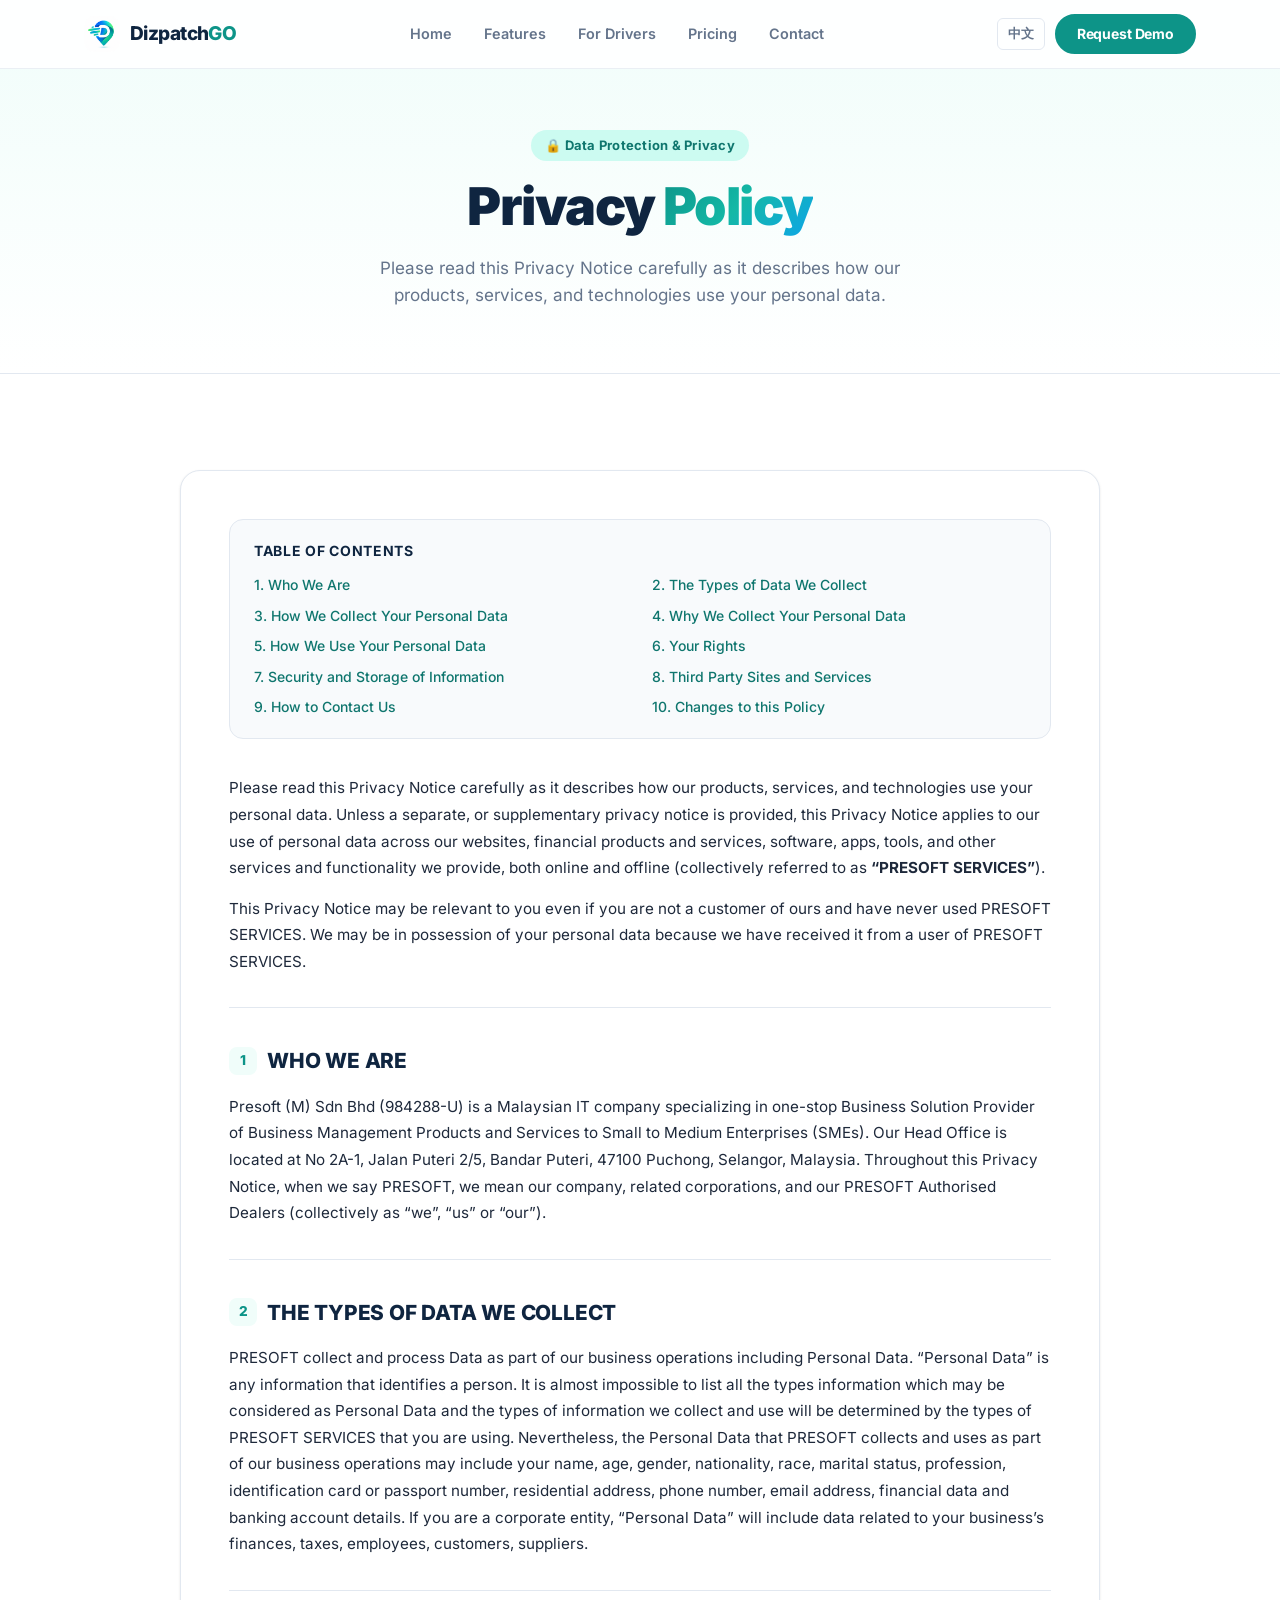
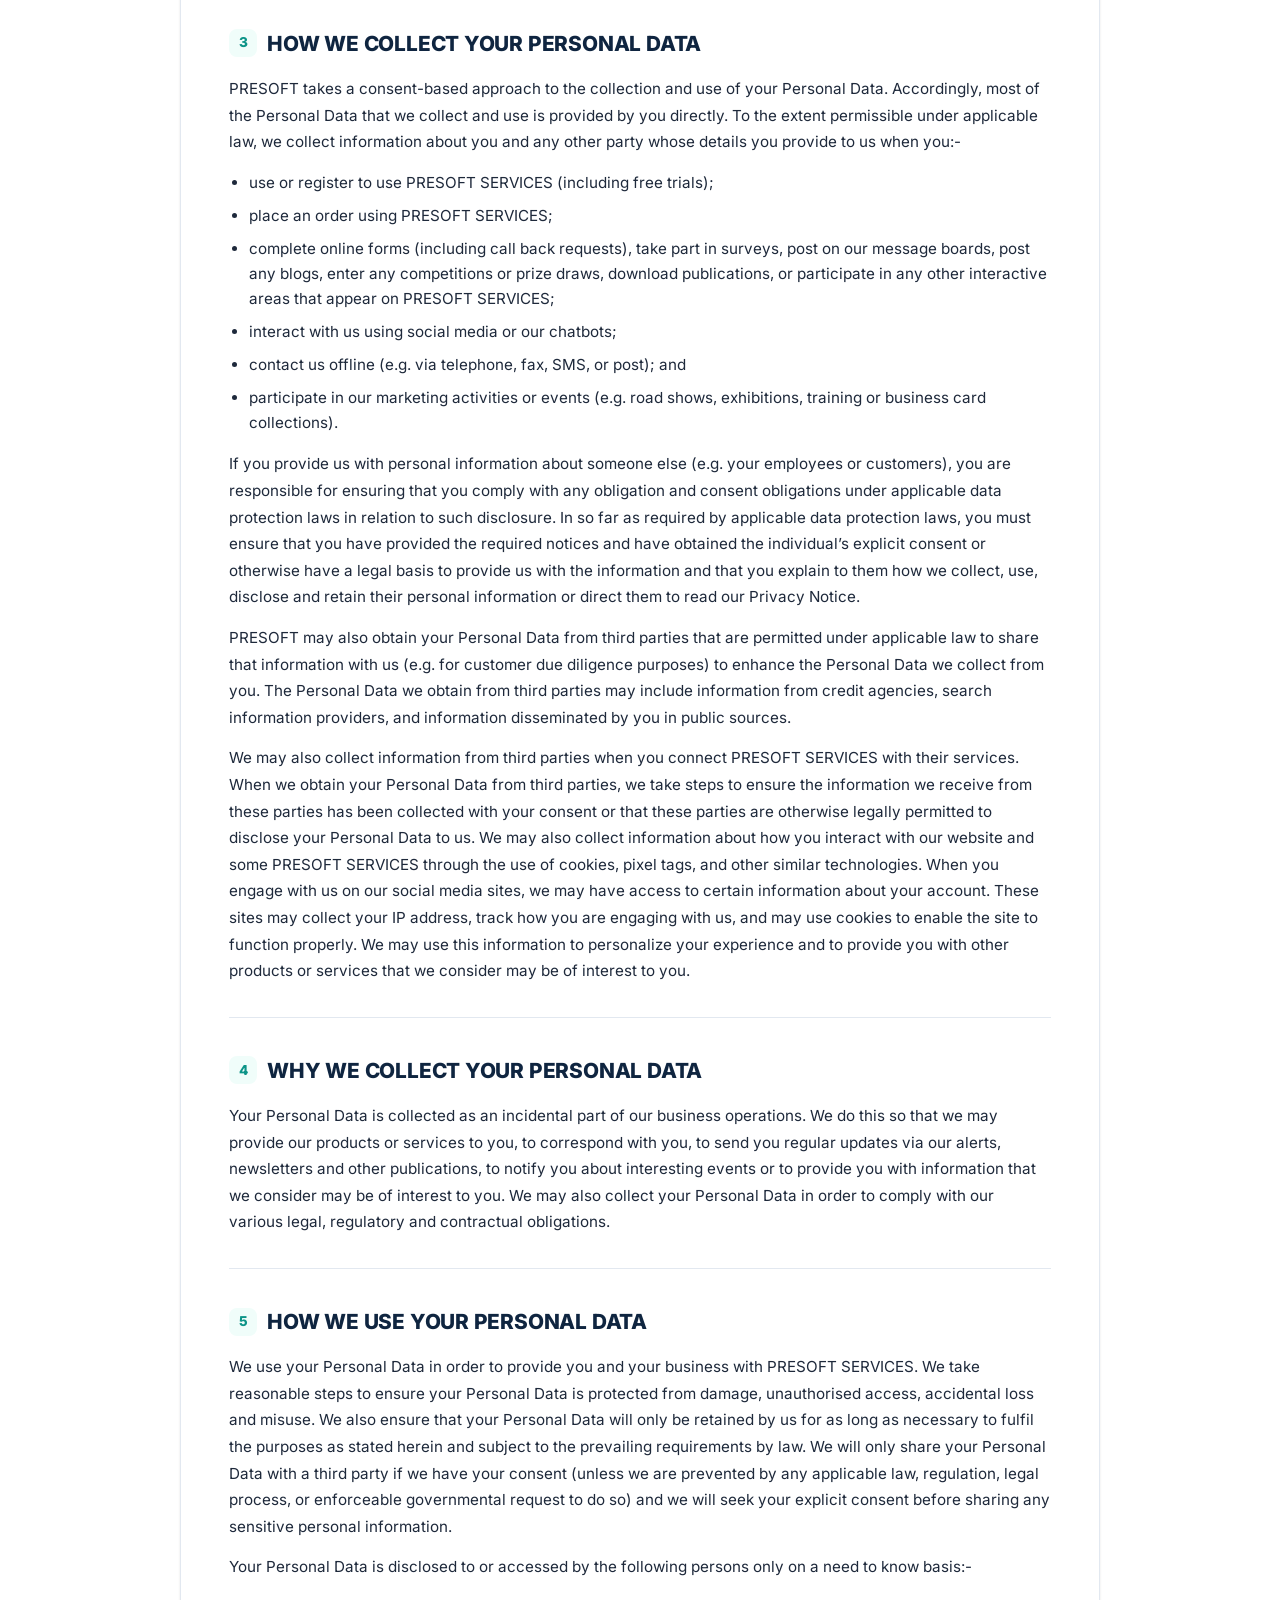
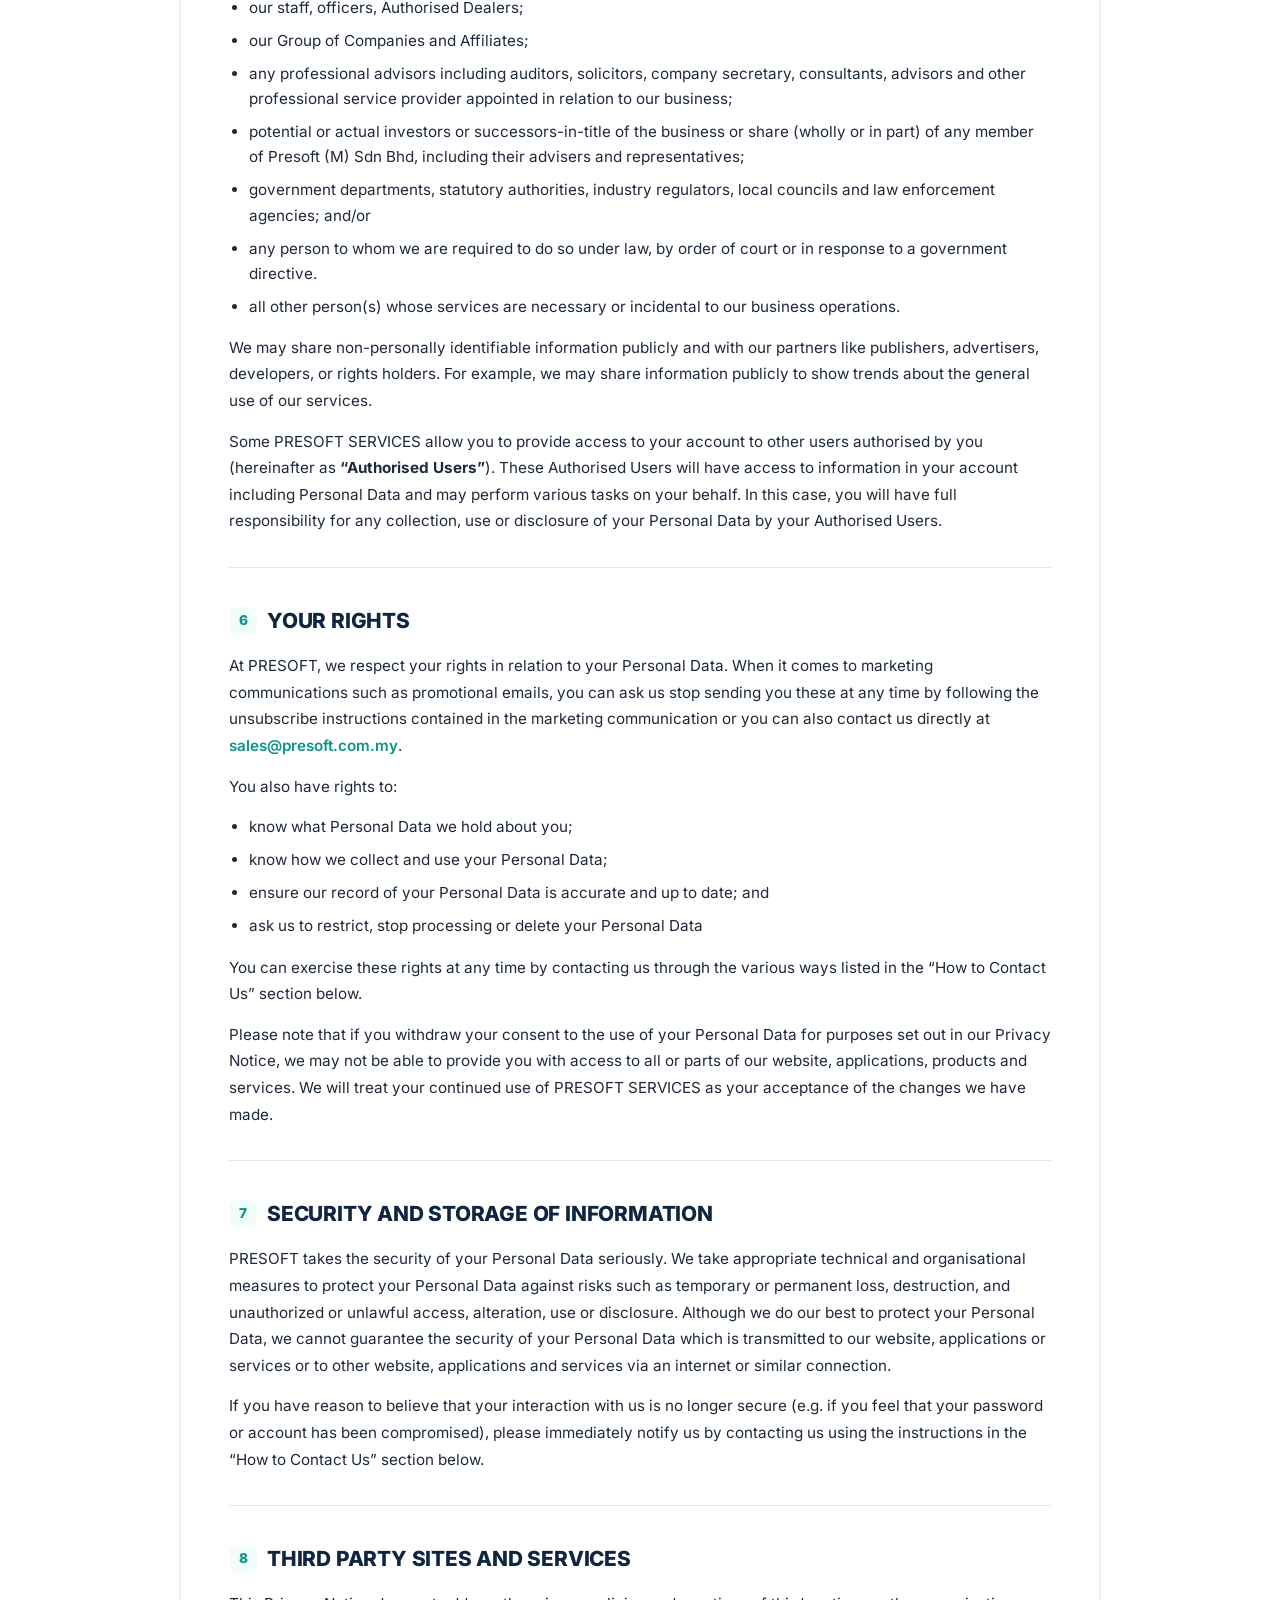
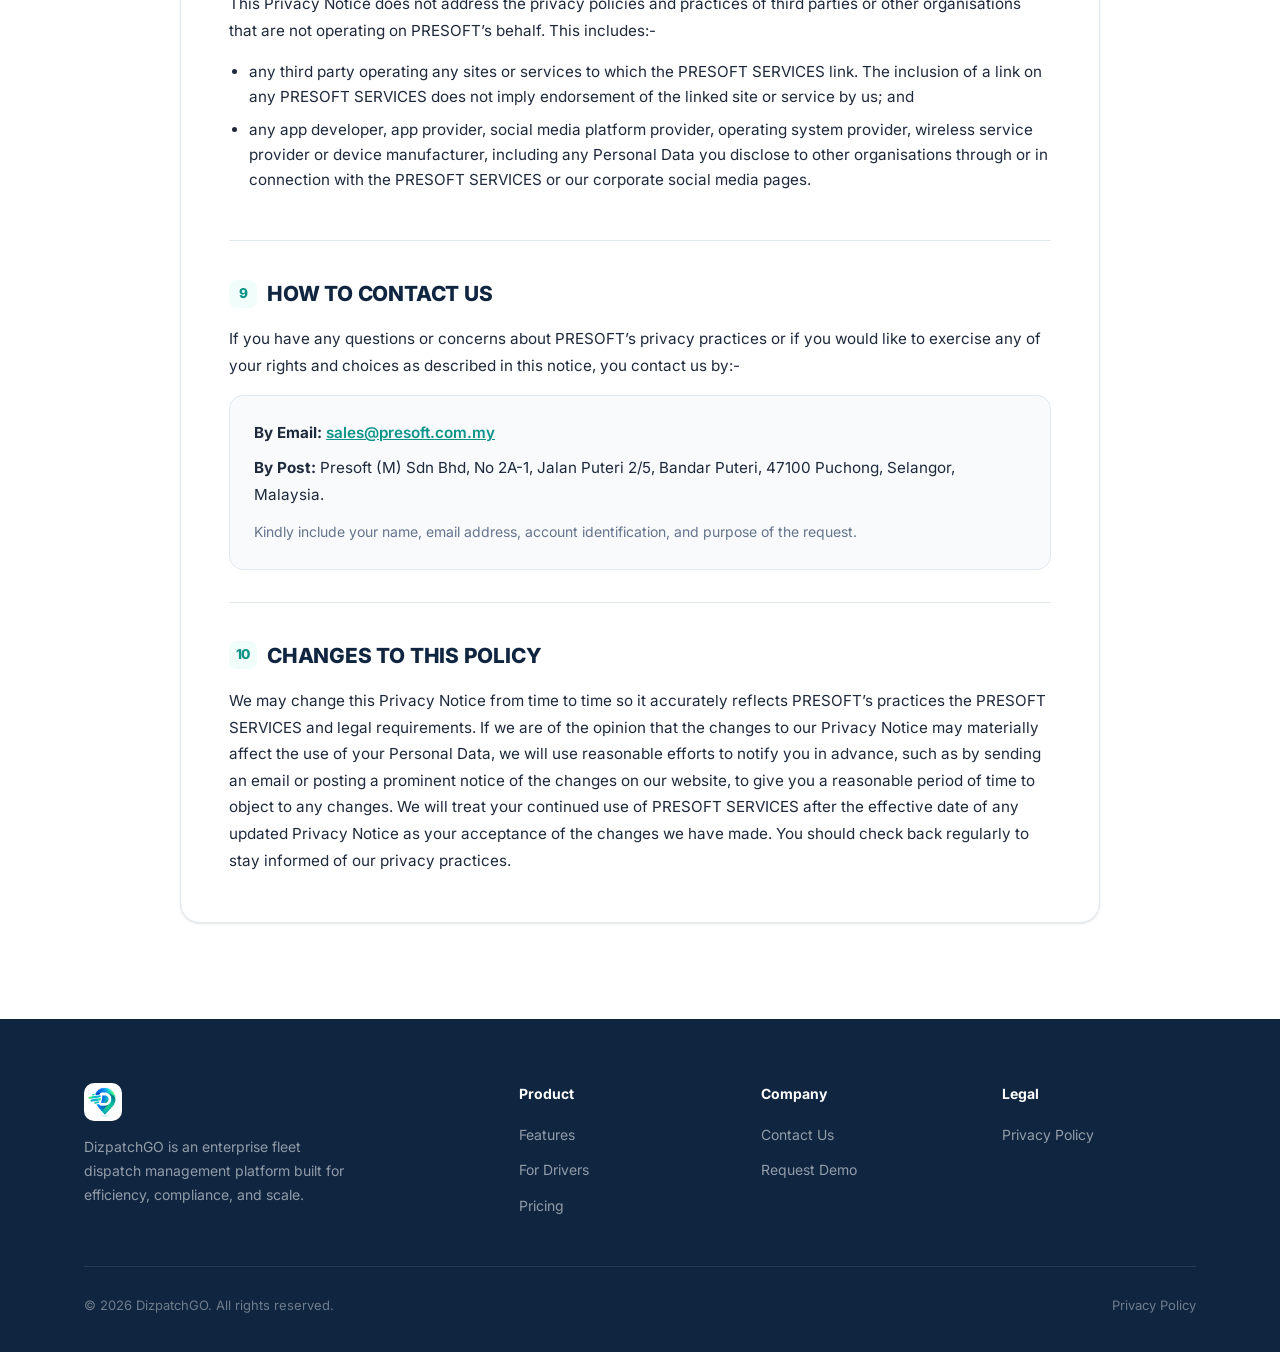
<file: privacy-policy.html>
<!DOCTYPE html>
<html lang="en">

<head>
  <meta charset="UTF-8">
  <meta name="viewport" content="width=device-width, initial-scale=1.0">
  <meta http-equiv="X-Content-Type-Options" content="nosniff">
  <meta http-equiv="Content-Security-Policy"
    content="default-src 'self'; style-src 'self' 'unsafe-inline'; font-src 'self'; script-src 'self'; img-src 'self' data:; connect-src 'none';">
  <title>Privacy Policy — DizpatchGO</title>
  <link rel="canonical" href="https://dizpatchgo.com/privacy-policy.html">
  <meta name="description"
    content="Privacy Notice of Presoft (M) Sdn Bhd and DizpatchGO describing how our products, services, and technologies collect, use, and protect your personal data.">
  <meta name="robots" content="index, follow">
  <link rel="icon" type="image/png" sizes="64x64" href="assets/favicon.png">
  <link rel="preload" href="assets/fonts/inter/inter-latin-v20.woff2" as="font" type="font/woff2" crossorigin>
  <link rel="stylesheet" href="css/style.css?v=20261029-fonts">
  <style>
    .policy-wrapper {
      max-width: 920px;
      margin: 0 auto;
    }

    .policy-card {
      background: #fff;
      border: 1px solid var(--border);
      border-radius: var(--radius-lg);
      padding: 48px;
      box-shadow: var(--shadow-sm);
    }

    .policy-section {
      margin-bottom: 36px;
      padding-bottom: 32px;
      border-bottom: 1px solid var(--border);
    }

    .policy-section:last-child {
      margin-bottom: 0;
      padding-bottom: 0;
      border-bottom: none;
    }

    .policy-section h2 {
      color: var(--navy);
      font-size: 1.3rem;
      font-weight: 800;
      letter-spacing: -0.01em;
      margin-bottom: 16px;
      display: flex;
      align-items: center;
      gap: 10px;
    }

    .policy-section h2 .sec-num {
      display: inline-flex;
      align-items: center;
      justify-content: center;
      width: 28px;
      height: 28px;
      border-radius: 8px;
      background: var(--bg-teal);
      color: var(--teal);
      font-size: 0.85rem;
      font-weight: 800;
      flex-shrink: 0;
    }

    .policy-section p {
      color: var(--text);
      font-size: 0.95rem;
      line-height: 1.75;
      margin-bottom: 14px;
    }

    .policy-section p:last-child {
      margin-bottom: 0;
    }

    .policy-list {
      margin: 12px 0 16px 20px;
      display: flex;
      flex-direction: column;
      gap: 8px;
    }

    .policy-list li {
      list-style-type: disc;
      color: var(--text);
      font-size: 0.95rem;
      line-height: 1.65;
    }

    .contact-box {
      background: var(--bg-subtle);
      border: 1.5px solid var(--border);
      border-radius: var(--radius);
      padding: 24px;
      margin-top: 16px;
    }

    .contact-box p {
      margin-bottom: 8px;
    }

    .contact-box a {
      color: var(--teal);
      font-weight: 600;
      text-decoration: underline;
    }

    .toc-box {
      background: var(--bg-subtle);
      border: 1px solid var(--border);
      border-radius: var(--radius);
      padding: 20px 24px;
      margin-bottom: 36px;
    }

    .toc-title {
      font-size: 0.875rem;
      font-weight: 700;
      color: var(--navy);
      text-transform: uppercase;
      letter-spacing: 0.05em;
      margin-bottom: 12px;
    }

    .toc-list {
      display: grid;
      grid-template-columns: repeat(2, 1fr);
      gap: 8px 24px;
    }

    .toc-list a {
      font-size: 0.875rem;
      color: var(--teal-dark);
      font-weight: 500;
      transition: color 0.2s;
    }

    .toc-list a:hover {
      color: var(--teal);
      text-decoration: underline;
    }

    @media (max-width: 768px) {
      .policy-card {
        padding: 28px 20px;
      }

      .toc-list {
        grid-template-columns: 1fr;
      }
    }
  </style>

  <!-- Breadcrumb Structured Data -->
  <script type="application/ld+json">
{
  "@context": "https://schema.org",
  "@type": "BreadcrumbList",
  "@id": "https://dizpatchgo.com/privacy-policy.html#breadcrumb",
  "itemListElement": [
    {
      "@type": "ListItem",
      "position": 1,
      "name": "Home",
      "item": "https://dizpatchgo.com/"
    },
    {
      "@type": "ListItem",
      "position": 2,
      "name": "Privacy Policy",
      "item": "https://dizpatchgo.com/privacy-policy.html"
    }
  ]
}
</script>

</head>

<body>

  <!-- ═══════════════════════════════════════════════════
     NAVIGATION
═══════════════════════════════════════════════════ -->
  <header>
    <nav class="nav" aria-label="Main navigation">
      <div class="container">
        <div class="nav-inner">
          <a href="/" class="nav-logo" aria-label="DizpatchGO home">
            <img src="assets/brandlogo-128.png" alt="" class="logo-mark" width="36" height="36"
              decoding="async">
            <span class="logo-text">Dizpatch<span>GO</span></span>
          </a>

          <div class="nav-links">
            <a href="/">
              <span class="en">Home</span><span class="zh">首页</span>
            </a>
            <a href="features.html">
              <span class="en">Features</span><span class="zh">功能</span>
            </a>
            <a href="for-drivers.html">
              <span class="en">For Drivers</span><span class="zh">司机专区</span>
            </a>
            <a href="pricing.html">
              <span class="en">Pricing</span><span class="zh">价格</span>
            </a>
            <a href="contact.html">
              <span class="en">Contact</span><span class="zh">联系我们</span>
            </a>
          </div>

          <div class="nav-cta">
            <button class="lang-switch" id="langSwitchBtn" type="button" aria-label="Switch language">中文</button>
            <a href="contact.html" class="btn btn-primary btn-sm">
              <span class="en">Request Demo</span><span class="zh">申请演示</span>
            </a>
          </div>

          <button class="hamburger" id="hamburgerBtn" type="button" aria-label="Open menu" aria-expanded="false"
            aria-controls="mobileMenu">
            <span></span><span></span><span></span>
          </button>
        </div>
      </div>
      <div class="mobile-menu" id="mobileMenu">
        <a href="/"><span class="en">Home</span><span class="zh">首页</span></a>
        <a href="features.html"><span class="en">Features</span><span class="zh">功能</span></a>
        <a href="for-drivers.html"><span class="en">For Drivers</span><span class="zh">司机专区</span></a>
        <a href="pricing.html"><span class="en">Pricing</span><span class="zh">价格</span></a>
        <a href="contact.html"><span class="en">Contact</span><span class="zh">联系我们</span></a>
        <button class="lang-switch" id="mobileLangSwitchBtn" type="button"
          style="margin-top:8px;padding:8px 0;text-align:left;background:none;border:none;color:var(--teal);font-weight:700;">Switch
          to 中文</button>
        <a href="contact.html" class="btn btn-primary btn-sm" style="margin-top:10px;"><span class="en">Request
            Demo</span><span class="zh">申请演示</span></a>
      </div>
    </nav>
  </header>

  <main id="main-content">

    <!-- ═══════════════════════════════════════════════════
     PAGE HERO
═══════════════════════════════════════════════════ -->
    <section class="page-hero" aria-labelledby="policy-hero-heading">
      <div class="container">
        <div class="page-hero-label">
          <span class="badge badge-teal">
            <span class="en">🔒 Data Protection &amp; Privacy</span>
            <span class="zh">🔒 数据保护与隐私声明</span>
          </span>
        </div>
        <h1 class="h1" id="policy-hero-heading">
          <span class="en">Privacy <span class="gradient-text">Policy</span></span>
          <span class="zh">隐私<span class="gradient-text">政策</span></span>
        </h1>
        <p>
          <span class="en">Please read this Privacy Notice carefully as it describes how our products, services, and
            technologies use your personal data.</span>
          <span class="zh">请仔细阅读本隐私声明，了解我们的产品、服务和技术如何使用和保护您的个人数据。</span>
        </p>
      </div>
    </section>

    <!-- ═══════════════════════════════════════════════════
     POLICY CONTENT SECTION
═══════════════════════════════════════════════════ -->
    <section class="section">
      <div class="container">
        <div class="policy-wrapper">

          <div class="policy-card reveal">

            <!-- Table of Contents -->
            <div class="toc-box">
              <div class="toc-title">
                <span class="en">Table of Contents</span>
                <span class="zh">目录导览</span>
              </div>
              <div class="toc-list">
                <a href="#who-we-are"><span class="en">1. Who We Are</span><span class="zh">1. 我们是谁</span></a>
                <a href="#data-types"><span class="en">2. The Types of Data We Collect</span><span class="zh">2.
                    我们收集的数据类型</span></a>
                <a href="#how-we-collect"><span class="en">3. How We Collect Your Personal Data</span><span
                    class="zh">3. 我们如何收集您的个人数据</span></a>
                <a href="#why-we-collect"><span class="en">4. Why We Collect Your Personal Data</span><span
                    class="zh">4. 为什么收集您的个人数据</span></a>
                <a href="#how-we-use"><span class="en">5. How We Use Your Personal Data</span><span class="zh">5.
                    我们如何使用您的个人数据</span></a>
                <a href="#your-rights"><span class="en">6. Your Rights</span><span class="zh">6. 您的权利</span></a>
                <a href="#security-storage"><span class="en">7. Security and Storage of Information</span><span
                    class="zh">7. 信息的安全与存储</span></a>
                <a href="#third-party"><span class="en">8. Third Party Sites and Services</span><span class="zh">8.
                    第三方网站与服务</span></a>
                <a href="#contact-us"><span class="en">9. How to Contact Us</span><span class="zh">9. 如何联系我们</span></a>
                <a href="#changes"><span class="en">10. Changes to this Policy</span><span class="zh">10.
                    政策的变更</span></a>
              </div>
            </div>

            <!-- Introductory Notice -->
            <div class="policy-section">
              <p>
                <span class="en">Please read this Privacy Notice carefully as it describes how our products, services,
                  and technologies use your personal data. Unless a separate, or supplementary privacy notice is
                  provided, this Privacy Notice applies to our use of personal data across our websites, financial
                  products and services, software, apps, tools, and other services and functionality we provide, both
                  online and offline (collectively referred to as <strong>“PRESOFT SERVICES”</strong>).</span>
                <span
                  class="zh">请仔细阅读本隐私声明，因为它描述了我们的产品、服务和技术如何使用您的个人数据。除非提供单独或补充的隐私声明，否则本隐私声明适用于我们在网站、金融产品和服务、软件、应用程序、工具以及我们提供的其他线上和线下服务与功能中使用个人数据的情况（统称为<strong>“PRESOFT
                    服务”</strong>）。</span>
              </p>
              <p>
                <span class="en">This Privacy Notice may be relevant to you even if you are not a customer of ours and
                  have never used PRESOFT SERVICES. We may be in possession of your personal data because we have
                  received it from a user of PRESOFT SERVICES.</span>
                <span class="zh">即使您不是我们的客户且从未使用过 PRESOFT 服务，本隐私声明也可能与您相关。我们可能因从 PRESOFT 服务的使用者处接收而持有您的个人数据。</span>
              </p>
            </div>

            <!-- 1. WHO WE ARE -->
            <div class="policy-section" id="who-we-are">
              <h2>
                <span class="sec-num">1</span>
                <span class="en">WHO WE ARE</span>
                <span class="zh">我们是谁</span>
              </h2>
              <p>
                <span class="en">Presoft (M) Sdn Bhd (984288-U) is a Malaysian IT company specializing in one-stop
                  Business Solution Provider of Business Management Products and Services to Small to Medium Enterprises
                  (SMEs). Our Head Office is located at No 2A-1, Jalan Puteri 2/5, Bandar Puteri, 47100 Puchong,
                  Selangor, Malaysia. Throughout this Privacy Notice, when we say PRESOFT, we mean our company, related
                  corporations, and our PRESOFT Authorised Dealers (collectively as “we”, “us” or “our”).</span>
                <span class="zh">Presoft (M) Sdn Bhd (984288-U) 是一家马来西亚 IT 公司，专注于为中小企业 (SME) 提供一站式企业管理产品与服务解决方案。我们的总公司位于
                  No 2A-1, Jalan Puteri 2/5, Bandar Puteri, 47100 Puchong, Selangor, Malaysia。在本隐私声明中，当我们提及 PRESOFT
                  时，是指我们的公司、关联公司以及我们的 PRESOFT 授权经销商（统称为“我们”）。</span>
              </p>
            </div>

            <!-- 2. THE TYPES OF DATA WE COLLECT -->
            <div class="policy-section" id="data-types">
              <h2>
                <span class="sec-num">2</span>
                <span class="en">THE TYPES OF DATA WE COLLECT</span>
                <span class="zh">我们收集的数据类型</span>
              </h2>
              <p>
                <span class="en">PRESOFT collect and process Data as part of our business operations including Personal
                  Data. “Personal Data” is any information that identifies a person. It is almost impossible to list all
                  the types information which may be considered as Personal Data and the types of information we collect
                  and use will be determined by the types of PRESOFT SERVICES that you are using. Nevertheless, the
                  Personal Data that PRESOFT collects and uses as part of our business operations may include your name,
                  age, gender, nationality, race, marital status, profession, identification card or passport number,
                  residential address, phone number, email address, financial data and banking account details. If you
                  are a corporate entity, “Personal Data” will include data related to your business’s finances, taxes,
                  employees, customers, suppliers.</span>
                <span class="zh">PRESOFT
                  在业务运营过程中收集并处理数据，包括个人数据。“个人数据”是指可识别个人身份的任何信息。几乎无法详尽列出所有可被视为个人数据的信息类型，我们收集和使用的信息类型将取决于您所使用的 PRESOFT
                  服务类型。尽管如此，PRESOFT
                  在日常业务运营中收集和使用的个人数据可能包括您的姓名、年龄、性别、国籍、种族、婚姻状况、职业、身份证或护照号码、住址、电话号码、电子邮件地址、财务数据和银行账户信息。如果您是企业法人，“个人数据”还将包括与您企业的财务、税务、员工、客户及供应商相关的数据。</span>
              </p>
            </div>

            <!-- 3. HOW WE COLLECT YOUR PERSONAL DATA -->
            <div class="policy-section" id="how-we-collect">
              <h2>
                <span class="sec-num">3</span>
                <span class="en">HOW WE COLLECT YOUR PERSONAL DATA</span>
                <span class="zh">我们如何收集您的个人数据</span>
              </h2>
              <p>
                <span class="en">PRESOFT takes a consent-based approach to the collection and use of your Personal Data.
                  Accordingly, most of the Personal Data that we collect and use is provided by you directly. To the
                  extent permissible under applicable law, we collect information about you and any other party whose
                  details you provide to us when you:-</span>
                <span class="zh">PRESOFT
                  采取基于知情同意的方式收集和使用您的个人数据。因此，我们收集和使用的大多数个人数据均由您直接提供。在适用法律允许的范围内，当您进行以下操作时，我们会收集关于您及您提供其信息的其他方的信息：-</span>
              </p>
              <ul class="policy-list">
                <li><span class="en">use or register to use PRESOFT SERVICES (including free trials);</span><span
                    class="zh">使用或注册使用 PRESOFT 服务（包括免费试用）；</span></li>
                <li><span class="en">place an order using PRESOFT SERVICES;</span><span class="zh">使用 PRESOFT
                    服务下单；</span></li>
                <li><span class="en">complete online forms (including call back requests), take part in surveys, post on
                    our message boards, post any blogs, enter any competitions or prize draws, download publications, or
                    participate in any other interactive areas that appear on PRESOFT SERVICES;</span><span
                    class="zh">填写在线表单（包括回电请求）、参与问卷调查、在留言板或博客上发表内容、参加竞赛或抽奖、下载刊物，或参与 PRESOFT 服务上的其他互动板块；</span></li>
                <li><span class="en">interact with us using social media or our chatbots;</span><span
                    class="zh">通过社交媒体或聊天机器人与我们互动；</span></li>
                <li><span class="en">contact us offline (e.g. via telephone, fax, SMS, or post); and</span><span
                    class="zh">通过线下渠道（如电话、传真、短信或邮寄）联系我们；以及</span></li>
                <li><span class="en">participate in our marketing activities or events (e.g. road shows, exhibitions,
                    training or business card collections).</span><span class="zh">参加我们的营销活动（如路演、展览、培训或名片交换）。</span>
                </li>
              </ul>
              <p>
                <span class="en">If you provide us with personal information about someone else (e.g. your employees or
                  customers), you are responsible for ensuring that you comply with any obligation and consent
                  obligations under applicable data protection laws in relation to such disclosure. In so far as
                  required by applicable data protection laws, you must ensure that you have provided the required
                  notices and have obtained the individual’s explicit consent or otherwise have a legal basis to provide
                  us with the information and that you explain to them how we collect, use, disclose and retain their
                  personal information or direct them to read our Privacy Notice.</span>
                <span
                  class="zh">如果您向我们提供他人的个人信息（例如您的员工或客户），您有责任确保遵守相关数据保护法律中关于该等信息披露的合规与授权义务。在适用数据保护法律要求的范围内，您必须确保已向当事人发出必要通知并获得明确同意，或拥有其他合法依据向我们提供该等信息，并向其说明我们如何收集、使用、披露和保留其个人信息，或指引其阅读本隐私声明。</span>
              </p>
              <p>
                <span class="en">PRESOFT may also obtain your Personal Data from third parties that are permitted under
                  applicable law to share that information with us (e.g. for customer due diligence purposes) to enhance
                  the Personal Data we collect from you. The Personal Data we obtain from third parties may include
                  information from credit agencies, search information providers, and information disseminated by you in
                  public sources.</span>
                <span class="zh">PRESOFT
                  亦可能从适用法律允许与我们共享信息的第三方（例如用于客户尽职调查目的）获取您的个人数据，以完善我们从您处收集的个人数据。我们从第三方获取的个人数据可能包括来自征信机构、搜索信息提供商的信息，以及您在公开来源发布的信息。</span>
              </p>
              <p>
                <span class="en">We may also collect information from third parties when you connect PRESOFT SERVICES
                  with their services. When we obtain your Personal Data from third parties, we take steps to ensure the
                  information we receive from these parties has been collected with your consent or that these parties
                  are otherwise legally permitted to disclose your Personal Data to us. We may also collect information
                  about how you interact with our website and some PRESOFT SERVICES through the use of cookies, pixel
                  tags, and other similar technologies. When you engage with us on our social media sites, we may have
                  access to certain information about your account. These sites may collect your IP address, track how
                  you are engaging with us, and may use cookies to enable the site to function properly. We may use this
                  information to personalize your experience and to provide you with other products or services that we
                  consider may be of interest to you.</span>
                <span class="zh">当您将 PRESOFT
                  服务与第三方服务连接时，我们也可能从第三方收集信息。当我们从第三方获取您的个人数据时，我们会采取措施确保这些信息是在获得您同意的情况下收集的，或者第三方已获法律允许向我们披露。我们还可能通过使用
                  Cookie、像素标签和类似技术来收集关于您如何与我们的网站及部分 PRESOFT 服务互动的信息。当您在社交媒体平台上与我们互动时，我们可能会获取您账户的特定信息。这些网站可能会收集您的 IP
                  地址，跟踪您与我们的互动，并使用 Cookie 保证网站正常运作。我们可能会使用这些信息来个性化您的使用体验，并向您提供我们认为您可能感兴趣的其他产品或服务。</span>
              </p>
            </div>

            <!-- 4. WHY WE COLLECT YOUR PERSONAL DATA -->
            <div class="policy-section" id="why-we-collect">
              <h2>
                <span class="sec-num">4</span>
                <span class="en">WHY WE COLLECT YOUR PERSONAL DATA</span>
                <span class="zh">为什么收集您的个人数据</span>
              </h2>
              <p>
                <span class="en">Your Personal Data is collected as an incidental part of our business operations. We do
                  this so that we may provide our products or services to you, to correspond with you, to send you
                  regular updates via our alerts, newsletters and other publications, to notify you about interesting
                  events or to provide you with information that we consider may be of interest to you. We may also
                  collect your Personal Data in order to comply with our various legal, regulatory and contractual
                  obligations.</span>
                <span
                  class="zh">收集您的个人数据是我们业务运营中不可或缺的附带环节。我们这样做是为了向您提供产品或服务、与您保持联络、通过通知、简报及其他刊物向您发送定期动态、通知您相关活动，或向您提供我们认为您可能感兴趣的信息。我们还可能为了履行各种法律、监管和合同义务而收集您的个人数据。</span>
              </p>
            </div>

            <!-- 5. HOW WE USE YOUR PERSONAL DATA -->
            <div class="policy-section" id="how-we-use">
              <h2>
                <span class="sec-num">5</span>
                <span class="en">HOW WE USE YOUR PERSONAL DATA</span>
                <span class="zh">我们如何使用您的个人数据</span>
              </h2>
              <p>
                <span class="en">We use your Personal Data in order to provide you and your business with PRESOFT
                  SERVICES. We take reasonable steps to ensure your Personal Data is protected from damage, unauthorised
                  access, accidental loss and misuse. We also ensure that your Personal Data will only be retained by us
                  for as long as necessary to fulfil the purposes as stated herein and subject to the prevailing
                  requirements by law. We will only share your Personal Data with a third party if we have your consent
                  (unless we are prevented by any applicable law, regulation, legal process, or enforceable governmental
                  request to do so) and we will seek your explicit consent before sharing any sensitive personal
                  information.</span>
                <span class="zh">我们使用您的个人数据是为了向您及您的企业提供 PRESOFT
                  服务。我们采取合理措施确保您的个人数据免遭损坏、未经授权的访问、意外丢失及滥用。我们亦确保仅在履行本声明所述目的所需期限内以及依据适用法律要求保留您的个人数据。仅在获得您同意的情况下，我们才会与第三方共享您的个人数据（除非适用法律、法规、法律程序或具有约束力的政府要求禁止这样做），并且在共享任何敏感个人信息之前，我们将征得您的明确同意。</span>
              </p>
              <p>
                <span class="en">Your Personal Data is disclosed to or accessed by the following persons only on a need
                  to know basis:-</span>
                <span class="zh">您的个人数据仅在“必须知悉”的原则下披露给以下人员或由其查阅：-</span>
              </p>
              <ul class="policy-list">
                <li><span class="en">our staff, officers, Authorised Dealers;</span><span
                    class="zh">我们的员工、主管、授权经销商；</span></li>
                <li><span class="en">our Group of Companies and Affiliates;</span><span class="zh">我们的集团公司及关联企业；</span>
                </li>
                <li><span class="en">any professional advisors including auditors, solicitors, company secretary,
                    consultants, advisors and other professional service provider appointed in relation to our
                    business;</span><span class="zh">为我们业务聘请的任何专业顾问，包括审计师、律师、公司秘书、咨询顾问及其他专业服务机构；</span></li>
                <li><span class="en">potential or actual investors or successors-in-title of the business or share
                    (wholly or in part) of any member of Presoft (M) Sdn Bhd, including their advisers and
                    representatives;</span><span class="zh">Presoft (M) Sdn Bhd
                    任何成员公司业务或股份（全部或部分）的潜在或实际投资者或承继人，包括其顾问和代表；</span></li>
                <li><span class="en">government departments, statutory authorities, industry regulators, local councils
                    and law enforcement agencies; and/or</span><span class="zh">政府部门、法定机构、行业监管机构、地方议会及执法机关；以及/或</span>
                </li>
                <li><span class="en">any person to whom we are required to do so under law, by order of court or in
                    response to a government directive.</span><span class="zh">依法、依法院命令或响应政府指令必须向其披露的任何人员；</span></li>
                <li><span class="en">all other person(s) whose services are necessary or incidental to our business
                    operations.</span><span class="zh">其服务对于我们业务运营而言属于必要或附带的所有其他人员。</span></li>
              </ul>
              <p>
                <span class="en">We may share non-personally identifiable information publicly and with our partners
                  like publishers, advertisers, developers, or rights holders. For example, we may share information
                  publicly to show trends about the general use of our services.</span>
                <span class="zh">我们可能会公开或与发布商、广告商、开发者或权利人等合作伙伴共享非个人身份信息。例如，我们可能会公开共享信息以展示我们服务总体使用趋势。</span>
              </p>
              <p>
                <span class="en">Some PRESOFT SERVICES allow you to provide access to your account to other users
                  authorised by you (hereinafter as <strong>“Authorised Users”</strong>). These Authorised Users will
                  have access to information in your account including Personal Data and may perform various tasks on
                  your behalf. In this case, you will have full responsibility for any collection, use or disclosure of
                  your Personal Data by your Authorised Users.</span>
                <span class="zh">部分 PRESOFT
                  服务允许您向经您授权的其他用户（以下简称<strong>“授权用户”</strong>）开放账户访问权限。这些授权用户将有权访问您账户中的信息（包括个人数据），并可代表您执行各项任务。在此情况下，您须对授权用户收集、使用或披露您个人数据的行为承担全部责任。</span>
              </p>
            </div>

            <!-- 6. YOUR RIGHTS -->
            <div class="policy-section" id="your-rights">
              <h2>
                <span class="sec-num">6</span>
                <span class="en">YOUR RIGHTS</span>
                <span class="zh">您的权利</span>
              </h2>
              <p>
                <span class="en">At PRESOFT, we respect your rights in relation to your Personal Data. When it comes to
                  marketing communications such as promotional emails, you can ask us stop sending you these at any time
                  by following the unsubscribe instructions contained in the marketing communication or you can also
                  contact us directly at <a href="mailto:sales@presoft.com.my"
                    style="color:var(--teal);font-weight:600;">sales@presoft.com.my</a>.</span>
                <span class="zh">在 PRESOFT，我们尊重您与个人数据相关的权利。对于营销通信（如推广电子邮件），您可以随时按照营销邮件中的退订说明或直接发送邮件至 <a
                    href="mailto:sales@presoft.com.my"
                    style="color:var(--teal);font-weight:600;">sales@presoft.com.my</a> 联系我们以要求停止发送。</span>
              </p>
              <p>
                <span class="en">You also have rights to:</span>
                <span class="zh">您亦拥有以下权利：</span>
              </p>
              <ul class="policy-list">
                <li><span class="en">know what Personal Data we hold about you;</span><span
                    class="zh">知悉我们持有关于您的哪些个人数据；</span></li>
                <li><span class="en">know how we collect and use your Personal Data;</span><span
                    class="zh">了解我们如何收集和使用您的个人数据；</span></li>
                <li><span class="en">ensure our record of your Personal Data is accurate and up to date; and</span><span
                    class="zh">确保我们记录的您的个人数据准确且是最新的；以及</span></li>
                <li><span class="en">ask us to restrict, stop processing or delete your Personal Data</span><span
                    class="zh">要求我们限制、停止处理或删除您的个人数据</span></li>
              </ul>
              <p>
                <span class="en">You can exercise these rights at any time by contacting us through the various ways
                  listed in the “How to Contact Us” section below.</span>
                <span class="zh">您可以随时通过下文“如何联系我们”部分中列出的方式与我们取得联系以行使上述权利。</span>
              </p>
              <p>
                <span class="en">Please note that if you withdraw your consent to the use of your Personal Data for
                  purposes set out in our Privacy Notice, we may not be able to provide you with access to all or parts
                  of our website, applications, products and services. We will treat your continued use of PRESOFT
                  SERVICES as your acceptance of the changes we have made.</span>
                <span class="zh">请注意，如果您撤回对本隐私声明所述目的使用您个人数据的同意，我们可能无法向您提供对我们网站、应用程序、产品及服务的全部或部分访问权限。在做出修改后，若您继续使用
                  PRESOFT 服务，我们将视为您接受我们所作出的变更。</span>
              </p>
            </div>

            <!-- 7. SECURITY AND STORAGE OF INFORMATION -->
            <div class="policy-section" id="security-storage">
              <h2>
                <span class="sec-num">7</span>
                <span class="en">SECURITY AND STORAGE OF INFORMATION</span>
                <span class="zh">信息的安全与存储</span>
              </h2>
              <p>
                <span class="en">PRESOFT takes the security of your Personal Data seriously. We take appropriate
                  technical and organisational measures to protect your Personal Data against risks such as temporary or
                  permanent loss, destruction, and unauthorized or unlawful access, alteration, use or disclosure.
                  Although we do our best to protect your Personal Data, we cannot guarantee the security of your
                  Personal Data which is transmitted to our website, applications or services or to other website,
                  applications and services via an internet or similar connection.</span>
                <span class="zh">PRESOFT
                  高度重视您的个人数据安全。我们采取适当的技术和组织措施保护您的个人数据免遭临时或永久丢失、毁损以及未经授权或非法的访问、修改、使用或泄露等风险。尽管我们竭尽全力保护您的个人数据，但无法保证通过互联网或类似网络连接传输至我们网站、应用程序或服务，或传输至其他网站、应用程序及服务的数据绝对安全。</span>
              </p>
              <p>
                <span class="en">If you have reason to believe that your interaction with us is no longer secure (e.g.
                  if you feel that your password or account has been compromised), please immediately notify us by
                  contacting us using the instructions in the “How to Contact Us” section below.</span>
                <span class="zh">如果您有理由相信您与我们的互动不再安全（例如，您感到您的密码或账户已泄露），请立即按照下文“如何联系我们”部分中的说明与我们联系。</span>
              </p>
            </div>

            <!-- 8. THIRD PARTY SITES AND SERVICES -->
            <div class="policy-section" id="third-party">
              <h2>
                <span class="sec-num">8</span>
                <span class="en">THIRD PARTY SITES AND SERVICES</span>
                <span class="zh">第三方网站与服务</span>
              </h2>
              <p>
                <span class="en">This Privacy Notice does not address the privacy policies and practices of third
                  parties or other organisations that are not operating on PRESOFT’s behalf. This includes:-</span>
                <span class="zh">本隐私声明不涉及非代表 PRESOFT 运营的第三方或其他组织的隐私政策和惯例。这包括：-</span>
              </p>
              <ul class="policy-list">
                <li><span class="en">any third party operating any sites or services to which the PRESOFT SERVICES link.
                    The inclusion of a link on any PRESOFT SERVICES does not imply endorsement of the linked site or
                    service by us; and</span><span class="zh">运营与 PRESOFT 服务链接的任何网站或服务的任何第三方。在 PRESOFT
                    服务中包含链接并不意味着我们认可被链接的网站或服务；以及</span></li>
                <li><span class="en">any app developer, app provider, social media platform provider, operating system
                    provider, wireless service provider or device manufacturer, including any Personal Data you disclose
                    to other organisations through or in connection with the PRESOFT SERVICES or our corporate social
                    media pages.</span><span class="zh">任何应用程序开发者、应用提供商、社交媒体平台提供商、操作系统提供商、无线服务提供商或设备制造商，包括您通过 PRESOFT
                    服务或我们的企业社交媒体页面向其他组织披露的任何个人数据。</span></li>
              </ul>
            </div>

            <!-- 9. HOW TO CONTACT US -->
            <div class="policy-section" id="contact-us">
              <h2>
                <span class="sec-num">9</span>
                <span class="en">HOW TO CONTACT US</span>
                <span class="zh">如何联系我们</span>
              </h2>
              <p>
                <span class="en">If you have any questions or concerns about PRESOFT’s privacy practices or if you would
                  like to exercise any of your rights and choices as described in this notice, you contact us
                  by:-</span>
                <span class="zh">如果您对 PRESOFT 的隐私惯例有任何疑问或疑虑，或者希望行使本声明中所述的任何权利和选择，您可以通过以下方式联系我们：-</span>
              </p>
              <div class="contact-box">
                <p><strong><span class="en">By Email:</span><span class="zh">电子邮件：</span></strong> <a
                    href="mailto:sales@presoft.com.my">sales@presoft.com.my</a></p>
                <p><strong><span class="en">By Post:</span><span class="zh">邮寄地址：</span></strong> Presoft (M) Sdn Bhd,
                  No 2A-1, Jalan Puteri 2/5, Bandar Puteri, 47100 Puchong, Selangor, Malaysia.</p>
                <p style="font-size:0.875rem;color:var(--muted);margin-top:12px;">
                  <span class="en">Kindly include your name, email address, account identification, and purpose of the
                    request.</span>
                  <span class="zh">来信请附上您的姓名、电子邮件地址、账户识别信息以及请求的具体目的。</span>
                </p>
              </div>
            </div>

            <!-- 10. CHANGES TO THIS POLICY -->
            <div class="policy-section" id="changes">
              <h2>
                <span class="sec-num">10</span>
                <span class="en">CHANGES TO THIS POLICY</span>
                <span class="zh">政策的变更</span>
              </h2>
              <p>
                <span class="en">We may change this Privacy Notice from time to time so it accurately reflects PRESOFT’s
                  practices the PRESOFT SERVICES and legal requirements. If we are of the opinion that the changes to
                  our Privacy Notice may materially affect the use of your Personal Data, we will use reasonable efforts
                  to notify you in advance, such as by sending an email or posting a prominent notice of the changes on
                  our website, to give you a reasonable period of time to object to any changes. We will treat your
                  continued use of PRESOFT SERVICES after the effective date of any updated Privacy Notice as your
                  acceptance of the changes we have made. You should check back regularly to stay informed of our
                  privacy practices.</span>
                <span class="zh">我们可能会不时修订本隐私声明，以准确反映 PRESOFT 的实践操作、PRESOFT
                  服务以及法律法规要求。如果我们认为对隐私声明的修改可能实质性影响对您个人数据的使用，我们将尽合理努力提前通知您（例如通过发送电子邮件或在我们网站上发布醒目的变更公告），以便给您一段合理的时间提出异议。在任何更新后的隐私声明生效日期后，若您继续使用
                  PRESOFT 服务，我们将视为您接受我们所作出的修改。建议您定期查阅以了解我们的最新隐私惯例。</span>
              </p>
            </div>

          </div>

        </div>
      </div>
    </section>

  </main>

  <!-- ═══════════════════════════════════════════════════
     FOOTER
═══════════════════════════════════════════════════ -->
  <footer class="footer">
    <div class="container">
      <div class="footer-grid">
        <div class="footer-brand">
          <img src="assets/brandlogo-128.png" alt="DizpatchGO Logo" class="logo-mark" loading="lazy" decoding="async"
            width="38" height="38">
          <p class="en">DizpatchGO is an enterprise fleet dispatch management platform built for efficiency, compliance,
            and scale.</p>
          <p class="zh">DizpatchGO 是一个专为效率、合规和规模化设计的企业车队调度管理平台。</p>
        </div>
        <div class="footer-col">
          <h2 class="en">Product</h2>
          <h2 class="zh">产品</h2>
          <ul>
            <li><a href="features.html"><span class="en">Features</span><span class="zh">功能</span></a></li>
            <li><a href="for-drivers.html"><span class="en">For Drivers</span><span class="zh">司机专区</span></a></li>
            <li><a href="pricing.html"><span class="en">Pricing</span><span class="zh">价格</span></a></li>
          </ul>
        </div>
        <div class="footer-col">
          <h2 class="en">Company</h2>
          <h2 class="zh">公司</h2>
          <ul>
            <li><a href="contact.html"><span class="en">Contact Us</span><span class="zh">联系我们</span></a></li>
            <li><a href="contact.html"><span class="en">Request Demo</span><span class="zh">申请演示</span></a></li>
          </ul>
        </div>
        <div class="footer-col">
          <h2 class="en">Legal</h2>
          <h2 class="zh">法律</h2>
          <ul>
            <li><a href="privacy-policy.html"><span class="en">Privacy Policy</span><span class="zh">隐私政策</span></a>
            </li>
          </ul>
        </div>
      </div>
      <div class="footer-bottom">
        <p class="en">&copy; 2026 DizpatchGO. All rights reserved.</p>
        <p class="zh">&copy; 2026 DizpatchGO. 保留所有权利。</p>
        <div class="footer-bottom-links">
          <a href="privacy-policy.html" rel="noopener noreferrer"><span class="en">Privacy Policy</span><span
              class="zh">隐私政策</span></a>
        </div>
      </div>
    </div>
  </footer>

  <script src="js/nav.js?v=20260921" defer></script>
</body>

</html>
</file>
<file: css/style.css>
/* ============================================================
   DizpatchGO — Shared Design System
   ============================================================ */

/* ---------- Self-hosted Inter (Google Fonts v20, SIL OFL 1.1) ---------- */
@font-face {
  font-family: 'Inter';
  font-style: normal;
  font-weight: 400 900;
  font-display: swap;
  src: url('../assets/fonts/inter/inter-latin-v20.woff2') format('woff2');
  unicode-range: U+0000-00FF, U+0131, U+0152-0153, U+02BB-02BC, U+02C6, U+02DA, U+02DC, U+0304, U+0308, U+0329, U+2000-206F, U+20AC, U+2122, U+2191, U+2193, U+2212, U+2215, U+FEFF, U+FFFD;
}

/* ---------- Design Tokens ---------- */
:root {
  --teal:       #0d9488;
  --teal-dark:  #0f766e;
  --teal-light: #ccfbf1;
  --navy:       #0f2540;
  --navy-light: #1e3a5f;
  --text:       #1e293b;
  --muted:      #64748b;
  --muted-2:    #94a3b8;
  --border:     #e2e8f0;
  --bg:         #ffffff;
  --bg-subtle:  #f8fafc;
  --bg-teal:    #f0fdfa;
  --card:       #ffffff;
  --shadow-sm:  0 1px 3px rgba(0,0,0,.07), 0 1px 2px rgba(0,0,0,.04);
  --shadow:     0 4px 16px rgba(0,0,0,.08), 0 1px 4px rgba(0,0,0,.04);
  --shadow-lg:  0 20px 50px rgba(0,0,0,.12), 0 4px 12px rgba(0,0,0,.06);
  --radius:     14px;
  --radius-sm:  9px;
  --radius-lg:  20px;
  --transition: all 0.22s cubic-bezier(0.16,1,0.3,1);
}

/* ---------- Reset & Base ---------- */
*, *::before, *::after { box-sizing: border-box; margin: 0; padding: 0; }
html { scroll-behavior: smooth; font-size: 16px; }
:target { scroll-margin-top: 84px; }
body {
  font-family: 'Inter', system-ui, -apple-system, sans-serif;
  color: var(--text);
  background: var(--bg);
  line-height: 1.6;
  -webkit-font-smoothing: antialiased;
}
img, video { max-width: 100%; display: block; }
a { color: inherit; text-decoration: none; }
ul { list-style: none; }
button { font-family: inherit; cursor: pointer; }

/* ---------- Typography ---------- */
.h1 { font-size: clamp(2rem, 5vw, 3.25rem); font-weight: 900; line-height: 1.15; letter-spacing: -0.03em; }
.h2 { font-size: clamp(1.6rem, 3.5vw, 2.4rem); font-weight: 800; line-height: 1.2; letter-spacing: -0.025em; }
.h3 { font-size: clamp(1.1rem, 2vw, 1.4rem); font-weight: 700; line-height: 1.3; letter-spacing: -0.01em; }
.h4 { font-size: 1rem; font-weight: 700; }
.body-lg { font-size: 1.125rem; line-height: 1.7; }
.body-sm { font-size: 0.875rem; }
.caption { font-size: 0.8125rem; color: var(--muted); }

.text-teal   { color: var(--teal); }
.text-navy   { color: var(--navy); }
.text-muted  { color: var(--muted); }
.text-white  { color: #fff; }

/* ---------- Layout ---------- */
.container {
  width: 100%;
  max-width: 1160px;
  margin: 0 auto;
  padding: 0 24px;
}
.section { padding: 96px 0; }
.section-sm { padding: 64px 0; }
.grid-2 { display: grid; grid-template-columns: repeat(2, 1fr); gap: 32px; }
.grid-3 { display: grid; grid-template-columns: repeat(3, 1fr); gap: 28px; }
.grid-4 { display: grid; grid-template-columns: repeat(4, 1fr); gap: 24px; }
.flex { display: flex; }
.flex-center { display: flex; align-items: center; justify-content: center; }
.flex-between { display: flex; align-items: center; justify-content: space-between; }
.gap-8  { gap: 8px; }
.gap-12 { gap: 12px; }
.gap-16 { gap: 16px; }
.gap-24 { gap: 24px; }
.gap-32 { gap: 32px; }

/* ---------- Buttons ---------- */
.btn {
  display: inline-flex;
  align-items: center;
  justify-content: center;
  gap: 8px;
  height: 48px;
  padding: 0 28px;
  font-size: 0.9375rem;
  font-weight: 700;
  border-radius: 999px;
  border: 2px solid transparent;
  transition: var(--transition);
  white-space: nowrap;
  letter-spacing: -0.01em;
  cursor: pointer;
}
.btn-sm { height: 40px; padding: 0 20px; font-size: 0.875rem; }
.btn-lg { height: 56px; padding: 0 40px; font-size: 1.0625rem; }

.btn-primary {
  background: var(--teal);
  color: #fff;
  border-color: var(--teal);
}
.btn-primary:hover {
  background: var(--teal-dark);
  border-color: var(--teal-dark);
  transform: translateY(-1px);
  box-shadow: 0 8px 24px rgba(13,148,136,.35);
}

.btn-outline {
  background: transparent;
  color: var(--teal);
  border-color: var(--teal);
}
.btn-outline:hover {
  background: var(--teal);
  color: #fff;
  transform: translateY(-1px);
}

.btn-ghost {
  background: rgba(255,255,255,.1);
  color: #fff;
  border-color: rgba(255,255,255,.25);
}
.btn-ghost:hover {
  background: rgba(255,255,255,.2);
  border-color: rgba(255,255,255,.4);
}

.btn-white {
  background: #fff;
  color: var(--navy);
  border-color: #fff;
}
.btn-white:hover {
  background: #f1f5f9;
  transform: translateY(-1px);
  box-shadow: 0 8px 24px rgba(0,0,0,.15);
}

/* ---------- Cards ---------- */
.card {
  background: var(--card);
  border: 1px solid var(--border);
  border-radius: var(--radius);
  box-shadow: var(--shadow-sm);
  transition: var(--transition);
}
.card:hover {
  box-shadow: var(--shadow);
  transform: translateY(-2px);
  border-color: #cbd5e1;
}
.card-body { padding: 28px; }

/* ---------- Badges & Chips ---------- */
.badge {
  display: inline-flex;
  align-items: center;
  gap: 6px;
  padding: 5px 14px;
  border-radius: 999px;
  font-size: 0.8125rem;
  font-weight: 700;
  letter-spacing: 0.02em;
}
.badge-teal   { background: var(--teal-light); color: var(--teal-dark); }
.badge-navy   { background: var(--navy); color: #fff; }
.badge-subtle { background: var(--bg-subtle); color: var(--muted); border: 1px solid var(--border); }

/* ---------- Section Headers ---------- */
.section-label {
  display: inline-flex;
  align-items: center;
  gap: 8px;
  font-size: 0.8125rem;
  font-weight: 700;
  letter-spacing: 0.08em;
  text-transform: uppercase;
  color: var(--teal);
  margin-bottom: 16px;
}
.section-label::before {
  content: '';
  display: inline-block;
  width: 20px;
  height: 2px;
  background: var(--teal);
  border-radius: 999px;
}

.section-header { text-align: center; max-width: 680px; margin: 0 auto 56px; }
.section-header p { margin-top: 16px; font-size: 1.0625rem; color: var(--muted); }

/* ---------- Dividers ---------- */
.divider { width: 100%; height: 1px; background: var(--border); margin: 0; }

/* ---------- Gradient Text ---------- */
.gradient-text {
  background: linear-gradient(135deg, var(--teal) 0%, #14b8a6 50%, #0ea5e9 100%);
  -webkit-background-clip: text;
  -webkit-text-fill-color: transparent;
  background-clip: text;
}

/* ============================================================
   NAVIGATION
   ============================================================ */
.nav {
  position: fixed;
  top: 0;
  left: 0;
  right: 0;
  z-index: 100;
  background: rgba(255,255,255,0.92);
  backdrop-filter: blur(20px) saturate(1.8);
  -webkit-backdrop-filter: blur(20px) saturate(1.8);
  border-bottom: 1px solid rgba(226,232,240,0.7);
  transition: box-shadow 0.3s ease;
}
.nav.scrolled {
  box-shadow: 0 4px 20px rgba(0,0,0,.07);
}
.nav-inner {
  height: 68px;
  display: flex;
  align-items: center;
  justify-content: space-between;
  gap: 24px;
}
.nav-logo {
  display: flex;
  align-items: center;
  gap: 10px;
  text-decoration: none;
  flex-shrink: 0;
}
.nav-logo .logo-mark {
  width: 36px;
  height: 36px;
  border-radius: 10px;
  display: block;
  object-fit: contain;
}
.nav-logo .logo-text {
  font-size: 1.1875rem;
  font-weight: 800;
  color: var(--navy);
  letter-spacing: -0.03em;
}
.nav-logo .logo-text span { color: var(--teal); }

.nav-links {
  display: flex;
  align-items: center;
  gap: 4px;
}
.nav-links a {
  font-size: 0.9rem;
  font-weight: 600;
  color: var(--muted);
  padding: 8px 14px;
  border-radius: 8px;
  transition: color .2s, background .2s;
  text-decoration: none;
}
.nav-links a:hover { color: var(--navy); background: var(--bg-subtle); }
.nav-links a.active { color: var(--teal); }

.nav-cta { display: flex; align-items: center; gap: 10px; }
.nav-cta .lang-switch {
  font-size: 0.8125rem;
  font-weight: 600;
  color: var(--muted);
  background: none;
  border: 1px solid var(--border);
  border-radius: 6px;
  padding: 6px 10px;
  cursor: pointer;
  transition: var(--transition);
}
.nav-cta .lang-switch:hover { color: var(--navy); border-color: #94a3b8; }

/* Hamburger */
.hamburger {
  display: none;
  flex-direction: column;
  justify-content: center;
  gap: 5px;
  width: 40px;
  height: 40px;
  background: none;
  border: 1px solid var(--border);
  border-radius: 8px;
  cursor: pointer;
  padding: 8px;
}
.hamburger span {
  display: block;
  height: 2px;
  background: var(--navy);
  border-radius: 999px;
  transition: var(--transition);
}
.hamburger.open span:nth-child(1) { transform: rotate(45deg) translate(5px,5px); }
.hamburger.open span:nth-child(2) { opacity: 0; transform: scaleX(0); }
.hamburger.open span:nth-child(3) { transform: rotate(-45deg) translate(5px,-5px); }

/* Mobile nav */
.mobile-menu {
  display: none;
  flex-direction: column;
  border-top: 1px solid var(--border);
  background: #fff;
  padding: 16px 24px 24px;
  gap: 4px;
}
.mobile-menu.open { display: flex; }
.mobile-menu a {
  font-size: 1rem;
  font-weight: 600;
  color: var(--text);
  padding: 12px 0;
  border-bottom: 1px solid var(--border);
}
.mobile-menu a:last-child { border-bottom: none; }
.mobile-menu .btn { margin-top: 12px; width: 100%; justify-content: center; }

/* ============================================================
   HERO
   ============================================================ */
.hero {
  padding-top: 140px;
  padding-bottom: 80px;
  overflow: hidden;
  position: relative;
}
.hero-bg {
  position: absolute;
  inset: 0;
  background:
    radial-gradient(ellipse 70% 60% at 60% 0%, rgba(13,148,136,.06) 0%, transparent 60%),
    radial-gradient(ellipse 50% 40% at 100% 50%, rgba(14,165,233,.05) 0%, transparent 60%);
  pointer-events: none;
}
.hero-inner {
  display: grid;
  grid-template-columns: 1fr 1fr;
  gap: 60px;
  align-items: center;
  padding: 24px;
  border-radius: 28px;
  background:
    linear-gradient(135deg, rgba(255, 255, 255, 0.90), rgba(255, 255, 255, 0.80)),
    url('../assets/DG_banner.webp') center center / cover no-repeat;
  box-shadow: 0 20px 50px rgba(15, 23, 42, 0.14);
}
.hero-label { margin-bottom: 20px; }
.hero-title { color: var(--navy); margin-bottom: 24px; }
.hero-title em { font-style: normal; color: var(--teal); }
.hero-desc { color: var(--muted); margin-bottom: 36px; max-width: 480px; }
.hero-actions { display: flex; align-items: center; gap: 14px; flex-wrap: wrap; }
.hero-stats {
  display: flex;
  align-items: center;
  gap: 28px;
  margin-top: 48px;
  padding-top: 28px;
  border-top: 1px solid var(--border);
}
.hero-stat-item .val {
  font-size: 1.625rem;
  font-weight: 900;
  color: var(--navy);
  letter-spacing: -0.04em;
}
.hero-stat-item .lbl {
  font-size: 0.8rem;
  color: var(--muted);
  font-weight: 500;
  margin-top: 2px;
}

/* Dashboard mockup */
.hero-visual {
  position: relative;
  z-index: 1;
}
.dashboard-mock {
  background: rgba(15, 23, 42, 0.82);
  border: 1px solid rgba(255,255,255,.08);
  border-radius: 18px;
  overflow: hidden;
  box-shadow: var(--shadow-lg);
  position: relative;
  aspect-ratio: 16/11;
  backdrop-filter: blur(2px);
}
.dash-topbar {
  background: rgba(255,255,255,.06);
  height: 44px;
  display: flex;
  align-items: center;
  padding: 0 16px;
  gap: 8px;
}
.dash-dot { width: 10px; height: 10px; border-radius: 50%; }
.dash-dot:nth-child(1) { background: #ff5f56; }
.dash-dot:nth-child(2) { background: #ffbd2e; }
.dash-dot:nth-child(3) { background: #27c93f; }
.dash-demo-label {
  margin-left: 8px;
  font-size: 0.75rem;
  color: #cbd5e1;
}

.dash-body { display: flex; height: calc(100% - 44px); }
.dash-sidebar {
  width: 52px;
  background: rgba(255,255,255,.04);
  display: flex;
  flex-direction: column;
  align-items: center;
  padding: 16px 0;
  gap: 10px;
}
.dash-nav-dot {
  width: 28px;
  height: 28px;
  border-radius: 8px;
  background: rgba(255,255,255,.08);
}
.dash-nav-dot.active { background: var(--teal); }

.dash-content { flex: 1; padding: 16px; display: flex; flex-direction: column; gap: 10px; }

.dash-kpi-row {
  display: grid;
  grid-template-columns: repeat(4, 1fr);
  gap: 8px;
}
.dash-kpi {
  background: rgba(255,255,255,.07);
  border-radius: 8px;
  padding: 10px;
}
.dash-kpi .kv {
  font-size: 18px;
  font-weight: 800;
  color: #fff;
}
.dash-kpi .kl {
  font-size: 9px;
  color: rgba(255,255,255,.5);
  margin-top: 2px;
}
.dash-kpi .ks {
  font-size: 9px;
  color: var(--teal);
  font-weight: 700;
  margin-top: 4px;
}

.dash-panels { display: grid; grid-template-columns: 2fr 1fr; gap: 8px; flex: 1; }
.dash-panel {
  background: rgba(255,255,255,.06);
  border-radius: 8px;
  padding: 10px;
}
.dash-panel-title { font-size: 9px; font-weight: 700; color: rgba(255,255,255,.6); margin-bottom: 8px; text-transform: uppercase; letter-spacing: .05em; }
.dash-bar-row { display: flex; align-items: center; gap: 6px; margin-bottom: 6px; }
.dash-bar-label { font-size: 8px; color: rgba(255,255,255,.5); width: 40px; flex-shrink: 0; }
.dash-bar-track { flex: 1; height: 6px; background: rgba(255,255,255,.1); border-radius: 999px; overflow: hidden; }
.dash-bar-fill { height: 100%; background: var(--teal); border-radius: 999px; }
.dash-bar-val { font-size: 8px; color: rgba(255,255,255,.7); width: 20px; text-align: right; }

.dash-order-row { display: flex; align-items: center; justify-content: space-between; margin-bottom: 6px; }
.dash-order-dot { width: 7px; height: 7px; border-radius: 50%; flex-shrink: 0; }
.dash-order-name { font-size: 8px; color: rgba(255,255,255,.7); flex: 1; margin: 0 6px; }
.dash-order-status { font-size: 7px; font-weight: 700; padding: 2px 6px; border-radius: 999px; }
.status-assigned { background: rgba(13,148,136,.3); color: #5eead4; }
.status-pending  { background: rgba(245,158,11,.3); color: #fbbf24; }
.status-ongoing  { background: rgba(59,130,246,.3); color: #93c5fd; }

/* Floating badges on hero mockup */
.hero-badge {
  position: absolute;
  background: #fff;
  border-radius: 12px;
  padding: 10px 14px;
  box-shadow: 0 8px 30px rgba(0,0,0,.12);
  font-size: 0.8125rem;
  font-weight: 700;
  color: var(--navy);
  display: flex;
  align-items: center;
  gap: 8px;
  animation: float 4s ease-in-out infinite;
}
.hero-badge .ic { font-size: 1.2rem; }
.hero-badge-1 { bottom: -18px; left: -20px; animation-delay: 0s; }
.hero-badge-2 { top: 24px; right: -18px; animation-delay: 1.5s; font-size: 0.75rem; }
@keyframes float {
  0%, 100% { transform: translateY(0); }
  50%       { transform: translateY(-8px); }
}

/* ============================================================
   LOGOS / TRUST BAR
   ============================================================ */
.trust-bar {
  padding: 28px 0;
  border-top: 1px solid var(--border);
  border-bottom: 1px solid var(--border);
  background: var(--bg-subtle);
}
.trust-bar-inner {
  display: flex;
  align-items: center;
  gap: 12px;
  flex-wrap: wrap;
}
.trust-label { font-size: 0.8125rem; font-weight: 600; color: var(--muted-2); white-space: nowrap; margin-right: 8px; }
.trust-chips { display: flex; align-items: center; gap: 10px; flex-wrap: wrap; }
.trust-chip {
  display: inline-flex;
  align-items: center;
  gap: 6px;
  padding: 7px 16px;
  border-radius: 999px;
  background: #fff;
  border: 1px solid var(--border);
  font-size: 0.8125rem;
  font-weight: 600;
  color: var(--muted);
}

/* ============================================================
   FEATURE CARDS
   ============================================================ */
.feature-icon {
  width: 52px;
  height: 52px;
  border-radius: 14px;
  display: flex;
  align-items: center;
  justify-content: center;
  font-size: 1.5rem;
  margin-bottom: 18px;
  transition: var(--transition);
}
.feature-icon-teal  { background: var(--bg-teal); }
.feature-icon-navy  { background: rgba(15,37,64,.07); }
.feature-icon-amber { background: #fffbeb; }
.feature-icon-blue  { background: #eff6ff; }
.feature-icon-rose  { background: #fff1f2; }
.feature-icon-violet{ background: #f5f3ff; }

.feature-card .card-body { padding: 28px; }
.feature-card h3 { font-size: 1rem; font-weight: 700; color: var(--navy); margin-bottom: 10px; }
.feature-card p  { font-size: 0.9rem; color: var(--muted); line-height: 1.65; }

/* ============================================================
   HOW IT WORKS
   ============================================================ */
.workflow-steps { list-style: none; margin: 0; padding: 0; }
.how-steps { display: grid; grid-template-columns: repeat(3, 1fr); gap: 0; position: relative; }
.how-steps::before {
  content: '';
  position: absolute;
  top: 40px;
  left: calc(16.67% + 24px);
  right: calc(16.67% + 24px);
  height: 2px;
  background: linear-gradient(90deg, var(--teal), #0ea5e9);
  border-radius: 999px;
  opacity: .3;
}
.step-item { text-align: center; padding: 0 24px; }
.step-num {
  width: 80px;
  height: 80px;
  border-radius: 50%;
  background: linear-gradient(135deg, var(--teal), #14b8a6);
  color: #fff;
  font-size: 1.5rem;
  font-weight: 900;
  display: flex;
  align-items: center;
  justify-content: center;
  margin: 0 auto 20px;
  box-shadow: 0 8px 24px rgba(13,148,136,.25);
  position: relative;
  z-index: 1;
}
.step-item h3 { font-size: 1rem; font-weight: 700; color: var(--navy); margin-bottom: 10px; }
.step-item p  { font-size: 0.875rem; color: var(--muted); line-height: 1.65; }

/* ============================================================
   HOMEPAGE FAQ
   ============================================================ */
.home-faq { background: var(--bg-subtle); }
.home-faq-grid { gap: 24px; }
.home-faq-item {
  background: var(--card);
  border: 1px solid var(--border);
  border-radius: var(--radius);
  padding: 28px;
}
.home-faq-item h3 { font-size: 1.05rem; font-weight: 700; color: var(--navy); margin-bottom: 10px; }
.home-faq-item p { font-size: 0.9rem; color: var(--muted); line-height: 1.65; }
.home-faq-item a { color: var(--teal-dark); text-decoration: underline; }

/* ============================================================
   CTA BANNER
   ============================================================ */
.cta-banner {
  background: linear-gradient(135deg, var(--navy) 0%, var(--navy-light) 100%);
  border-radius: 24px;
  padding: 72px 60px;
  text-align: center;
  position: relative;
  overflow: hidden;
}
.cta-banner::before {
  content: '';
  position: absolute;
  width: 500px;
  height: 500px;
  border-radius: 50%;
  background: radial-gradient(circle, rgba(13,148,136,.18) 0%, transparent 70%);
  top: -120px;
  right: -100px;
  pointer-events: none;
}
.cta-banner h2 { color: #fff; margin-bottom: 16px; }
.cta-banner p  { color: rgba(255,255,255,.7); margin-bottom: 36px; font-size: 1.0625rem; }
.cta-banner-actions { display: flex; align-items: center; justify-content: center; gap: 14px; flex-wrap: wrap; }

/* ============================================================
   FOOTER
   ============================================================ */
.footer {
  background: var(--navy);
  color: rgba(255,255,255,.75);
  padding: 64px 0 36px;
}
.footer-grid {
  display: grid;
  grid-template-columns: 2fr 1fr 1fr 1fr;
  gap: 48px;
  margin-bottom: 48px;
}
.footer-brand .logo-mark {
  width: 38px;
  height: 38px;
  border-radius: 10px;
  display: block;
  object-fit: contain;
  margin-bottom: 14px;
}
.footer-brand p { font-size: 0.875rem; color: rgba(255,255,255,.55); line-height: 1.7; max-width: 260px; }
.footer-col h2 { font-size: 0.875rem; font-weight: 700; color: #fff; margin-bottom: 16px; }
.footer-col ul { display: flex; flex-direction: column; gap: 10px; }
.footer-col ul li a {
  font-size: 0.875rem;
  color: rgba(255,255,255,.55);
  transition: color .2s;
}
.footer-col ul li a:hover { color: #fff; }
.footer-bottom {
  padding-top: 28px;
  border-top: 1px solid rgba(255,255,255,.1);
  display: flex;
  align-items: center;
  justify-content: space-between;
  flex-wrap: wrap;
  gap: 12px;
}
.footer-bottom p { font-size: 0.8125rem; color: rgba(255,255,255,.4); }
.footer-bottom-links { display: flex; gap: 20px; }
.footer-bottom-links a { font-size: 0.8125rem; color: rgba(255,255,255,.4); transition: color .2s; }
.footer-bottom-links a:hover { color: rgba(255,255,255,.8); }

/* ============================================================
   FORMS
   ============================================================ */
.form-group { display: flex; flex-direction: column; gap: 7px; }
.form-label { font-size: 0.875rem; font-weight: 600; color: var(--text); }
.form-label .req { color: var(--teal); margin-left: 2px; }
.form-control {
  width: 100%;
  height: 48px;
  padding: 0 16px;
  border: 1.5px solid var(--border);
  border-radius: 10px;
  font-size: 0.9375rem;
  font-family: inherit;
  color: var(--text);
  background: #fff;
  transition: var(--transition);
  outline: none;
}
.form-control:focus {
  border-color: var(--teal);
  box-shadow: 0 0 0 3px rgba(13,148,136,.12);
}
.form-control:invalid:not(:placeholder-shown) {
  border-color: #dc2626;
}
textarea.form-control {
  height: auto;
  padding: 14px 16px;
  resize: vertical;
  min-height: 130px;
}
select.form-control { appearance: none; background-image: url("data:image/svg+xml,%3Csvg xmlns='http://www.w3.org/2000/svg' width='12' height='7'%3E%3Cpath d='M0 0l6 7 6-7z' fill='%2394a3b8'/%3E%3C/svg%3E"); background-repeat: no-repeat; background-position: right 14px center; padding-right: 36px; }
.form-grid { display: grid; grid-template-columns: 1fr 1fr; gap: 20px; }
.form-error { font-size: 0.8125rem; color: #dc2626; display: none; }
.form-error.visible { display: block; }
.form-alert-error {
  display: none;
  background: #fef2f2;
  border: 1.5px solid #fecaca;
  color: #b91c1c;
  padding: 12px 16px;
  border-radius: 10px;
  font-size: 0.875rem;
  font-weight: 500;
  margin-top: 18px;
  line-height: 1.5;
}
.form-alert-error.visible { display: block; }
.honeypot { display: none !important; visibility: hidden; }

/* ============================================================
   PRICING CARDS
   ============================================================ */
.pricing-card {
  border: 1.5px solid var(--border);
  border-radius: var(--radius-lg);
  padding: 36px 32px;
  background: #fff;
  position: relative;
  transition: var(--transition);
}
.pricing-card:hover { box-shadow: var(--shadow); transform: translateY(-3px); }
.pricing-card.featured {
  border-color: var(--teal);
  background: linear-gradient(180deg, #f0fdfa 0%, #fff 40%);
  box-shadow: 0 8px 32px rgba(13,148,136,.15);
}
.pricing-badge {
  position: absolute;
  top: -14px;
  left: 50%;
  transform: translateX(-50%);
  background: var(--teal);
  color: #fff;
  font-size: 0.75rem;
  font-weight: 800;
  padding: 5px 16px;
  border-radius: 999px;
  letter-spacing: .04em;
  text-transform: uppercase;
  white-space: nowrap;
}
.pricing-tier { font-size: 0.8125rem; font-weight: 700; color: var(--muted); letter-spacing: .06em; text-transform: uppercase; margin-bottom: 10px; }
.pricing-price { margin-bottom: 6px; }
.pricing-price .currency { font-size: 1.25rem; font-weight: 700; color: var(--navy); vertical-align: top; margin-top: 8px; display: inline-block; }
.pricing-price .amount { font-size: 3rem; font-weight: 900; color: var(--navy); letter-spacing: -.04em; line-height: 1; }
.pricing-price .period { font-size: 0.875rem; color: var(--muted); }
.pricing-desc { font-size: 0.875rem; color: var(--muted); margin-bottom: 28px; }
.pricing-features { display: flex; flex-direction: column; gap: 12px; margin-bottom: 32px; }
.pricing-feature {
  display: flex;
  align-items: flex-start;
  gap: 10px;
  font-size: 0.9rem;
  color: var(--text);
}
.pricing-check {
  width: 20px;
  height: 20px;
  border-radius: 50%;
  background: var(--teal-light);
  color: var(--teal-dark);
  font-size: 0.7rem;
  display: flex;
  align-items: center;
  justify-content: center;
  flex-shrink: 0;
  margin-top: 1px;
  font-weight: 700;
}
.pricing-check.dim { background: var(--bg-subtle); color: var(--muted-2); }

/* ============================================================
   TESTIMONIALS
   ============================================================ */
.testimonial-card {
  background: #fff;
  border: 1px solid var(--border);
  border-radius: var(--radius);
  padding: 28px;
  box-shadow: var(--shadow-sm);
}
.testimonial-stars { font-size: 1rem; color: #f59e0b; margin-bottom: 14px; letter-spacing: 2px; }
.testimonial-text { font-size: 0.9375rem; color: var(--text); line-height: 1.7; margin-bottom: 20px; font-style: italic; }
.testimonial-author { display: flex; align-items: center; gap: 12px; }
.testimonial-avatar {
  width: 42px;
  height: 42px;
  border-radius: 50%;
  background: linear-gradient(135deg, var(--teal), #0ea5e9);
  display: flex;
  align-items: center;
  justify-content: center;
  font-size: 1.1rem;
  flex-shrink: 0;
}
.testimonial-name { font-weight: 700; font-size: 0.9rem; color: var(--navy); }
.testimonial-role { font-size: 0.8125rem; color: var(--muted); }

/* ============================================================
   PAGE HERO (inner pages)
   ============================================================ */
.page-hero {
  padding-top: 130px;
  padding-bottom: 64px;
  background: linear-gradient(180deg, #f0fdfa 0%, #fff 100%);
  border-bottom: 1px solid var(--border);
  text-align: center;
}
.page-hero-label { margin-bottom: 16px; }
.page-hero h1 { color: var(--navy); margin-bottom: 18px; }
.page-hero p { font-size: 1.0625rem; color: var(--muted); max-width: 600px; margin: 0 auto; }

/* ============================================================
   FEATURE DEEP-DIVE SECTIONS
   ============================================================ */
.feature-section {
  padding: 80px 0;
}
.feature-section:nth-child(even) { background: var(--bg-subtle); }
.feature-row {
  display: grid;
  grid-template-columns: 1fr 1fr;
  gap: 64px;
  align-items: center;
}

.feature-visual {
  background: linear-gradient(135deg, var(--navy) 0%, #1e3a5f 100%);
  border-radius: 20px;
  padding: 32px;
  aspect-ratio: 4/3;
  position: relative;
  overflow: hidden;
  box-shadow: var(--shadow-lg);
}
.feature-list { display: flex; flex-direction: column; gap: 14px; margin-top: 24px; }
.feature-list-item {
  display: flex;
  align-items: flex-start;
  gap: 12px;
  font-size: 0.9375rem;
  color: var(--text);
}
.feature-list-item .check {
  width: 22px;
  height: 22px;
  border-radius: 6px;
  background: var(--bg-teal);
  color: var(--teal);
  font-size: 0.75rem;
  display: flex;
  align-items: center;
  justify-content: center;
  flex-shrink: 0;
  margin-top: 1px;
  font-weight: 700;
}

/* ============================================================
   DRIVER APP MOCKUP
   ============================================================ */
.phone-frame {
  width: 240px;
  background: var(--navy);
  border-radius: 38px;
  padding: 16px 14px;
  box-shadow: var(--shadow-lg);
  border: 6px solid #1a3050;
  margin: 0 auto;
}
.phone-screen {
  background: #f8fafc;
  border-radius: 26px;
  overflow: hidden;
}
.phone-status-bar {
  background: var(--navy);
  height: 28px;
  display: flex;
  align-items: center;
  justify-content: space-between;
  padding: 0 14px;
}
.phone-status-bar span { font-size: 9px; color: rgba(255,255,255,.7); font-weight: 600; }
.phone-topbar {
  background: var(--navy);
  padding: 10px 14px 14px;
  display: flex;
  align-items: center;
  justify-content: space-between;
}
.driver-info { display: flex; flex-direction: column; }
.driver-info .dname { font-size: 11px; font-weight: 700; color: #fff; }
.driver-info .dsub  { font-size: 9px; color: rgba(255,255,255,.6); }
.toggle-pill {
  background: var(--teal);
  border-radius: 999px;
  padding: 4px 10px;
  font-size: 9px;
  font-weight: 700;
  color: #fff;
  display: flex;
  align-items: center;
  gap: 4px;
}
.phone-body { padding: 10px; display: flex; flex-direction: column; gap: 6px; }
.phone-tabs {
  display: grid;
  grid-template-columns: repeat(3,1fr);
  gap: 4px;
  margin-bottom: 8px;
}
.phone-tab {
  background: var(--teal);
  color: #fff;
  font-size: 8px;
  font-weight: 700;
  text-align: center;
  border-radius: 6px;
  padding: 5px 2px;
}
.phone-tab.inactive { background: #e2e8f0; color: var(--muted); }
.mini-order-card {
  background: #fff;
  border-radius: 8px;
  padding: 9px 10px;
  border: 1px solid var(--border);
}
.mini-order-row { display: flex; align-items: center; gap: 5px; margin-bottom: 4px; }
.mini-dot { width: 5px; height: 5px; border-radius: 50%; flex-shrink: 0; }
.mini-dot.pickup  { background: var(--teal); }
.mini-dot.dropoff { background: #f59e0b; }
.mini-text { font-size: 8px; color: var(--text); font-weight: 500; }
.mini-status { font-size: 7px; font-weight: 700; padding: 2px 6px; border-radius: 999px; margin-top: 4px; }
.mini-status.assigned { background: rgba(13,148,136,.15); color: var(--teal-dark); }
.phone-btn {
  background: var(--teal);
  color: #fff;
  border-radius: 6px;
  font-size: 9px;
  font-weight: 700;
  text-align: center;
  padding: 7px;
  margin-top: 2px;
}

/* ============================================================
   STAT HIGHLIGHTS
   ============================================================ */
.stat-grid { display: grid; grid-template-columns: repeat(4,1fr); gap: 0; }
.stat-item {
  text-align: center;
  padding: 40px 24px;
  border-right: 1px solid var(--border);
}
.stat-item:last-child { border-right: none; }
.stat-item .sv {
  font-size: clamp(2rem, 4vw, 3rem);
  font-weight: 900;
  letter-spacing: -.04em;
  line-height: 1;
  background: linear-gradient(135deg, var(--teal) 0%, #0ea5e9 100%);
  -webkit-background-clip: text;
  -webkit-text-fill-color: transparent;
  background-clip: text;
  margin-bottom: 8px;
}
.stat-item .sl { font-size: 0.9375rem; font-weight: 500; color: var(--muted); }

/* ============================================================
   CONTACT PAGE
   ============================================================ */
.contact-grid {
  display: grid;
  grid-template-columns: 1fr 1.4fr;
  gap: 60px;
  align-items: start;
}
.contact-info-item {
  display: flex;
  align-items: flex-start;
  gap: 14px;
  margin-bottom: 28px;
}
.contact-icon {
  width: 44px;
  height: 44px;
  border-radius: 12px;
  background: var(--bg-teal);
  display: flex;
  align-items: center;
  justify-content: center;
  font-size: 1.25rem;
  flex-shrink: 0;
}
.contact-info-item h3 { font-size: 0.9375rem; font-weight: 700; color: var(--navy); margin-bottom: 4px; }
.contact-info-item p  { font-size: 0.875rem; color: var(--muted); line-height: 1.6; }

.form-card { background: #fff; border: 1px solid var(--border); border-radius: 20px; padding: 40px; box-shadow: var(--shadow); }
.form-card h2 { color: var(--navy); margin-bottom: 8px; }
.form-card > p { font-size: 0.9375rem; color: var(--muted); margin-bottom: 28px; }
.form-success {
  text-align: center;
  padding: 40px 20px;
  display: none;
}
.form-success.visible { display: block; }
.form-success .success-icon {
  font-size: 3rem;
  margin-bottom: 16px;
}
.form-success h3 { color: var(--navy); margin-bottom: 10px; }
.form-success p { color: var(--muted); font-size: 0.9375rem; }

/* ============================================================
   LANGUAGE TOGGLE
   ============================================================ */
.zh { display: none; }
body.lang-zh .en { display: none; }
body.lang-zh .zh { display: inline; }
body.lang-zh .zh-block { display: block; }
.zh-block { display: none; }
body.lang-zh .en-block { display: none; }

/* ============================================================
   SCROLL REVEAL ANIMATIONS
   ============================================================ */
/* Content is visible by default */
.reveal {
  opacity: 1;
  transform: translateY(0);
  transition: opacity 0.6s ease, transform 0.6s ease;
}
/* JavaScript hides only elements waiting to animate */
.reveal.reveal-pending {
  opacity: 0;
  transform: translateY(28px);
}
/* Element enters the viewport */
.reveal.reveal-pending.visible {
  opacity: 1;
  transform: translateY(0);
}
.reveal-delay-1 { transition-delay: 0.1s; }
.reveal-delay-2 { transition-delay: 0.2s; }
.reveal-delay-3 { transition-delay: 0.3s; }
.reveal-delay-4 { transition-delay: 0.4s; }

/* ============================================================
   RESPONSIVE
   ============================================================ */
@media (max-width: 1024px) {
  .grid-4 { grid-template-columns: repeat(2, 1fr); }
  .stat-grid { grid-template-columns: repeat(2, 1fr); }
  .stat-item { border-right: none; border-bottom: 1px solid var(--border); }
  .stat-item:nth-child(odd) { border-right: 1px solid var(--border); }
  .stat-item:nth-last-child(-n+2) { border-bottom: none; }
  .footer-grid { grid-template-columns: 1fr 1fr; }
  .hero-inner { grid-template-columns: 1fr; gap: 48px; }
  .hero-visual { order: -1; }
  .feature-row { grid-template-columns: 1fr; gap: 40px; }
  .contact-grid { grid-template-columns: 1fr; }
  .nav-links, .nav-cta { display: none; }
  .hamburger { display: flex; }
}
@media (max-width: 768px) {
  .section { padding: 64px 0; }
  .grid-2, .grid-3 { grid-template-columns: 1fr; }
  .how-steps { grid-template-columns: 1fr; gap: 32px; }
  .how-steps::before { display: none; }
  .cta-banner { padding: 48px 28px; }
  .cta-banner-actions { flex-direction: column; }
  .pricing-card { padding: 28px 24px; }
  .form-card { padding: 28px 24px; }
  .form-grid { grid-template-columns: 1fr; }
  .footer-grid { grid-template-columns: 1fr; gap: 32px; }
  .footer-bottom { flex-direction: column; text-align: center; }
  .hero-visual { display: none; }
  .hero-badge { display: none; }
  .dashboard-mock { aspect-ratio: 4/3; }
}
@media (max-width: 767px) {
  .hero-stats { flex-direction: column; gap: 16px; align-items: flex-start; }
}
@media (max-width: 480px) {
  .container { padding: 0 16px; }
  .btn-lg { height: 50px; padding: 0 28px; font-size: 1rem; }
}

/* ============================================================
   ICON SYSTEM — SVG line icons (replaces emoji glyphs)
   ============================================================ */
.icon-svg {
  width: 1em;
  height: 1em;
  display: inline-block;
  vertical-align: -0.15em;
  flex-shrink: 0;
}
.feature-icon-teal   .icon-svg { color: var(--teal-dark); }
.feature-icon-navy   .icon-svg { color: var(--navy); }
.feature-icon-amber  .icon-svg { color: #b45309; }
.feature-icon-blue   .icon-svg { color: #2563eb; }
.feature-icon-rose   .icon-svg { color: #e11d48; }
.feature-icon-violet .icon-svg { color: #7c3aed; }
.contact-icon .icon-svg { color: var(--teal-dark); }
.setup-fee-icon .icon-svg { color: #fff; }
.success-icon .icon-svg { color: var(--teal); }
.hero-badge .icon-svg { color: var(--teal-dark); }
.mock-title .icon-svg,
.mock-badge .icon-svg { margin-right: 3px; vertical-align: -0.1em; }

.status-dot {
  display: inline-block;
  width: 7px;
  height: 7px;
  border-radius: 50%;
  background: #22c55e;
  flex-shrink: 0;
}

.testimonial-avatar {
  color: #fff;
  font-weight: 800;
  font-size: 0.9rem;
  letter-spacing: 0.02em;
}

/* ---------- Nav login link ---------- */
.nav-login {
  display: inline-flex;
  align-items: center;
  gap: 6px;
  font-size: 0.875rem;
  font-weight: 600;
  color: var(--navy);
  padding: 8px 6px;
  border-radius: 8px;
  transition: var(--transition);
}
.nav-login:hover { color: var(--teal); background: var(--bg-subtle); }
.nav-login .icon-svg { width: 16px; height: 16px; }
.mobile-menu .nav-login {
  display: inline-flex;
  color: var(--navy);
  padding: 8px 0;
  font-weight: 700;
}

/* ---------- Floating WhatsApp button ---------- */
.whatsapp-float {
  position: fixed;
  right: 24px;
  bottom: 24px;
  width: 56px;
  height: 56px;
  border-radius: 50%;
  background: transparent;
  overflow: hidden;
  display: flex;
  align-items: center;
  justify-content: center;
  box-shadow: 0 6px 20px rgba(0,0,0,.22);
  z-index: 999;
  transition: var(--transition);
}
.whatsapp-float:hover {
  transform: translateY(-3px);
  box-shadow: 0 10px 26px rgba(0,0,0,.28);
}
.whatsapp-float img {
  width: 100%;
  height: 100%;
  object-fit: cover;
  display: block;
}
@media (max-width: 480px) {
  .whatsapp-float { right: 16px; bottom: 16px; width: 52px; height: 52px; }
}

/* ---------- Promotional Video Section ---------- */
.promo-video-section {
  position: relative;
  background: linear-gradient(180deg, var(--bg-subtle) 0%, var(--bg) 100%);
  padding: 80px 0;
}

.video-wrapper {
  max-width: 960px;
  margin: 40px auto 0;
  border-radius: var(--radius-lg);
  padding: 10px;
  background: rgba(255, 255, 255, 0.9);
  border: 1px solid rgba(13, 148, 136, 0.25);
  box-shadow: 0 24px 50px -12px rgba(15, 37, 64, 0.12),
              0 0 35px rgba(13, 148, 136, 0.08);
  backdrop-filter: blur(8px);
}

.video-container {
  position: relative;
  width: 100%;
  aspect-ratio: 16 / 9;
  border-radius: 14px;
  overflow: hidden;
  background: var(--navy);
  box-shadow: 0 4px 12px rgba(0, 0, 0, 0.12);
}

.video-container iframe {
  position: absolute;
  top: 0;
  left: 0;
  width: 100%;
  height: 100%;
  border: 0;
}

@media (max-width: 768px) {
  .promo-video-section {
    padding: 56px 0;
  }
  .video-wrapper {
    margin-top: 28px;
    padding: 6px;
    border-radius: var(--radius);
  }
  .video-container {
    border-radius: 10px;
  }
}
@media (prefers-reduced-motion: reduce) {
  .reveal,
  .reveal.reveal-pending {
    opacity: 1;
    transform: none;
    transition: none;
  }
}
@media (scripting: none) and (max-width: 1024px) {
  .hamburger {
    display: none;
  }

  .mobile-menu {
    display: flex;
  }
}
/* Mobile navigation rendering optimization */
@media (max-width: 768px) {
  .nav {
    backdrop-filter: blur(8px);
    -webkit-backdrop-filter: blur(8px);
  }
}
</file>
